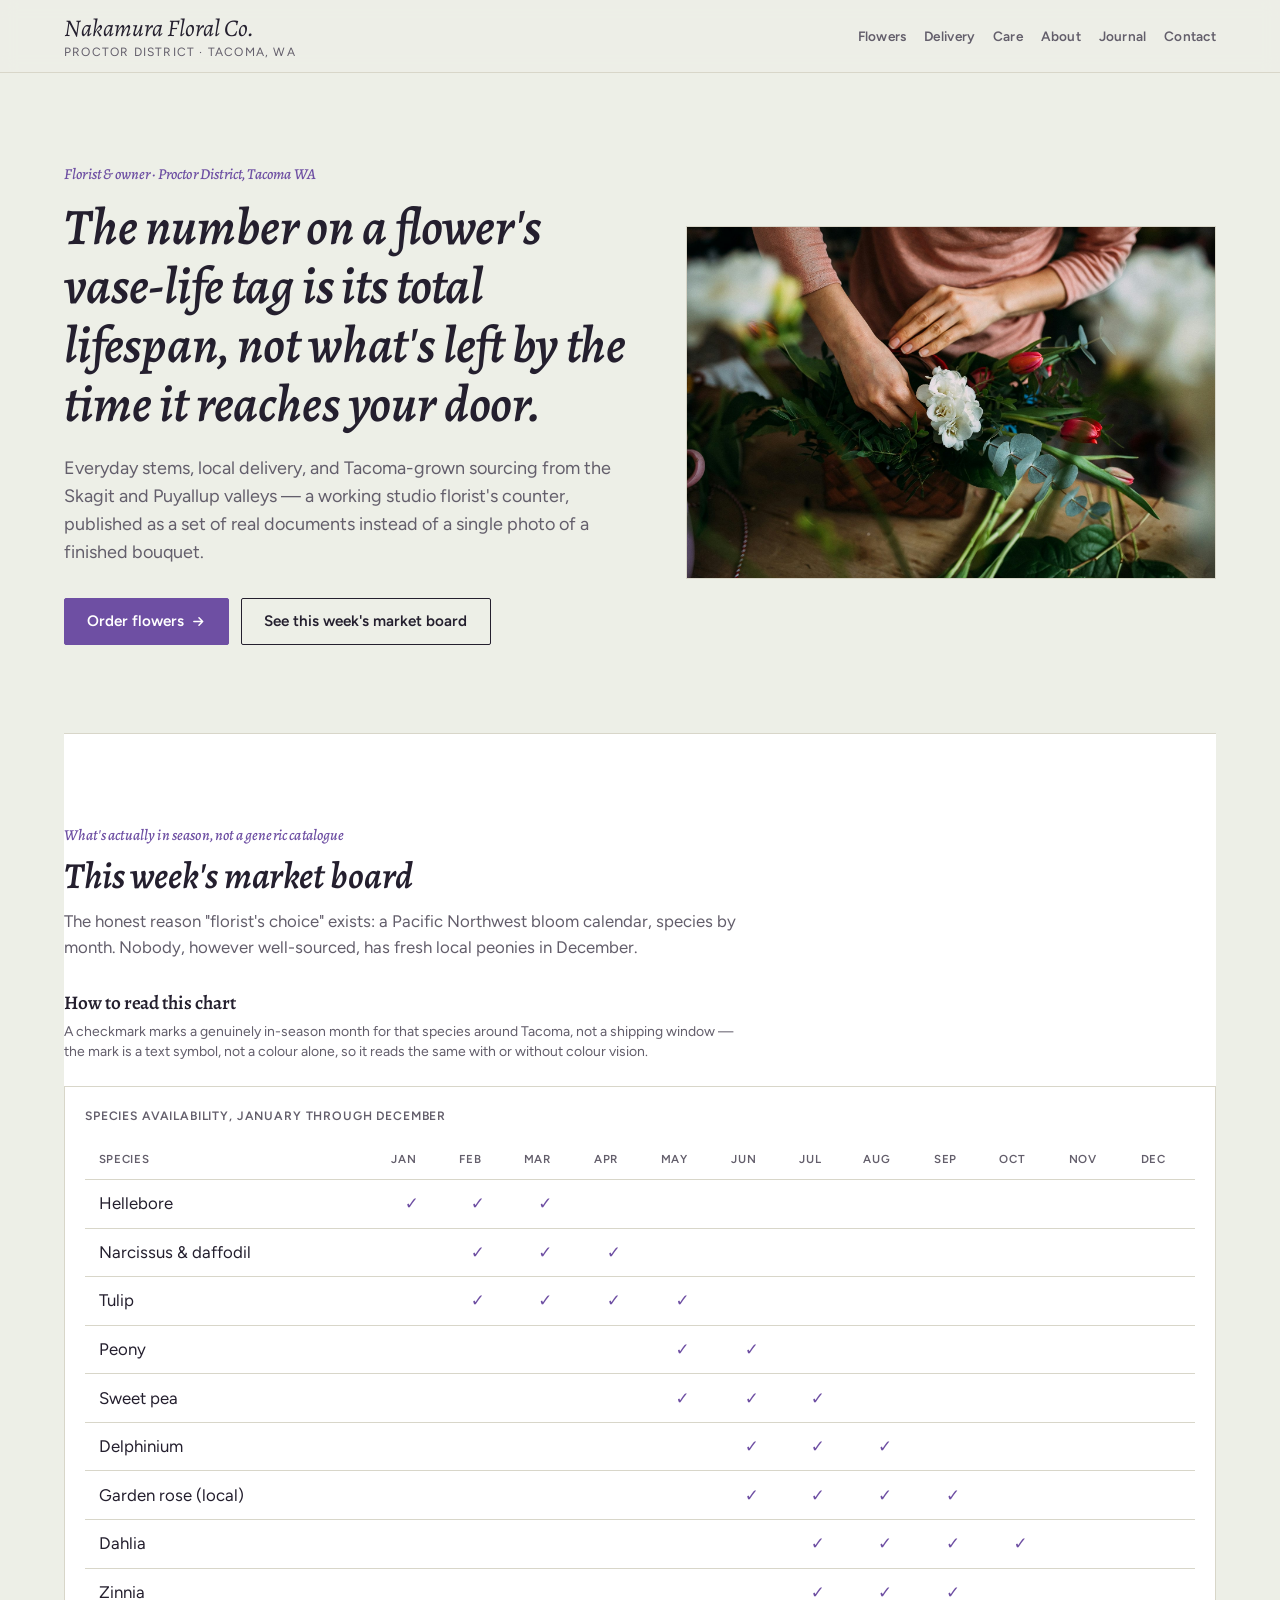
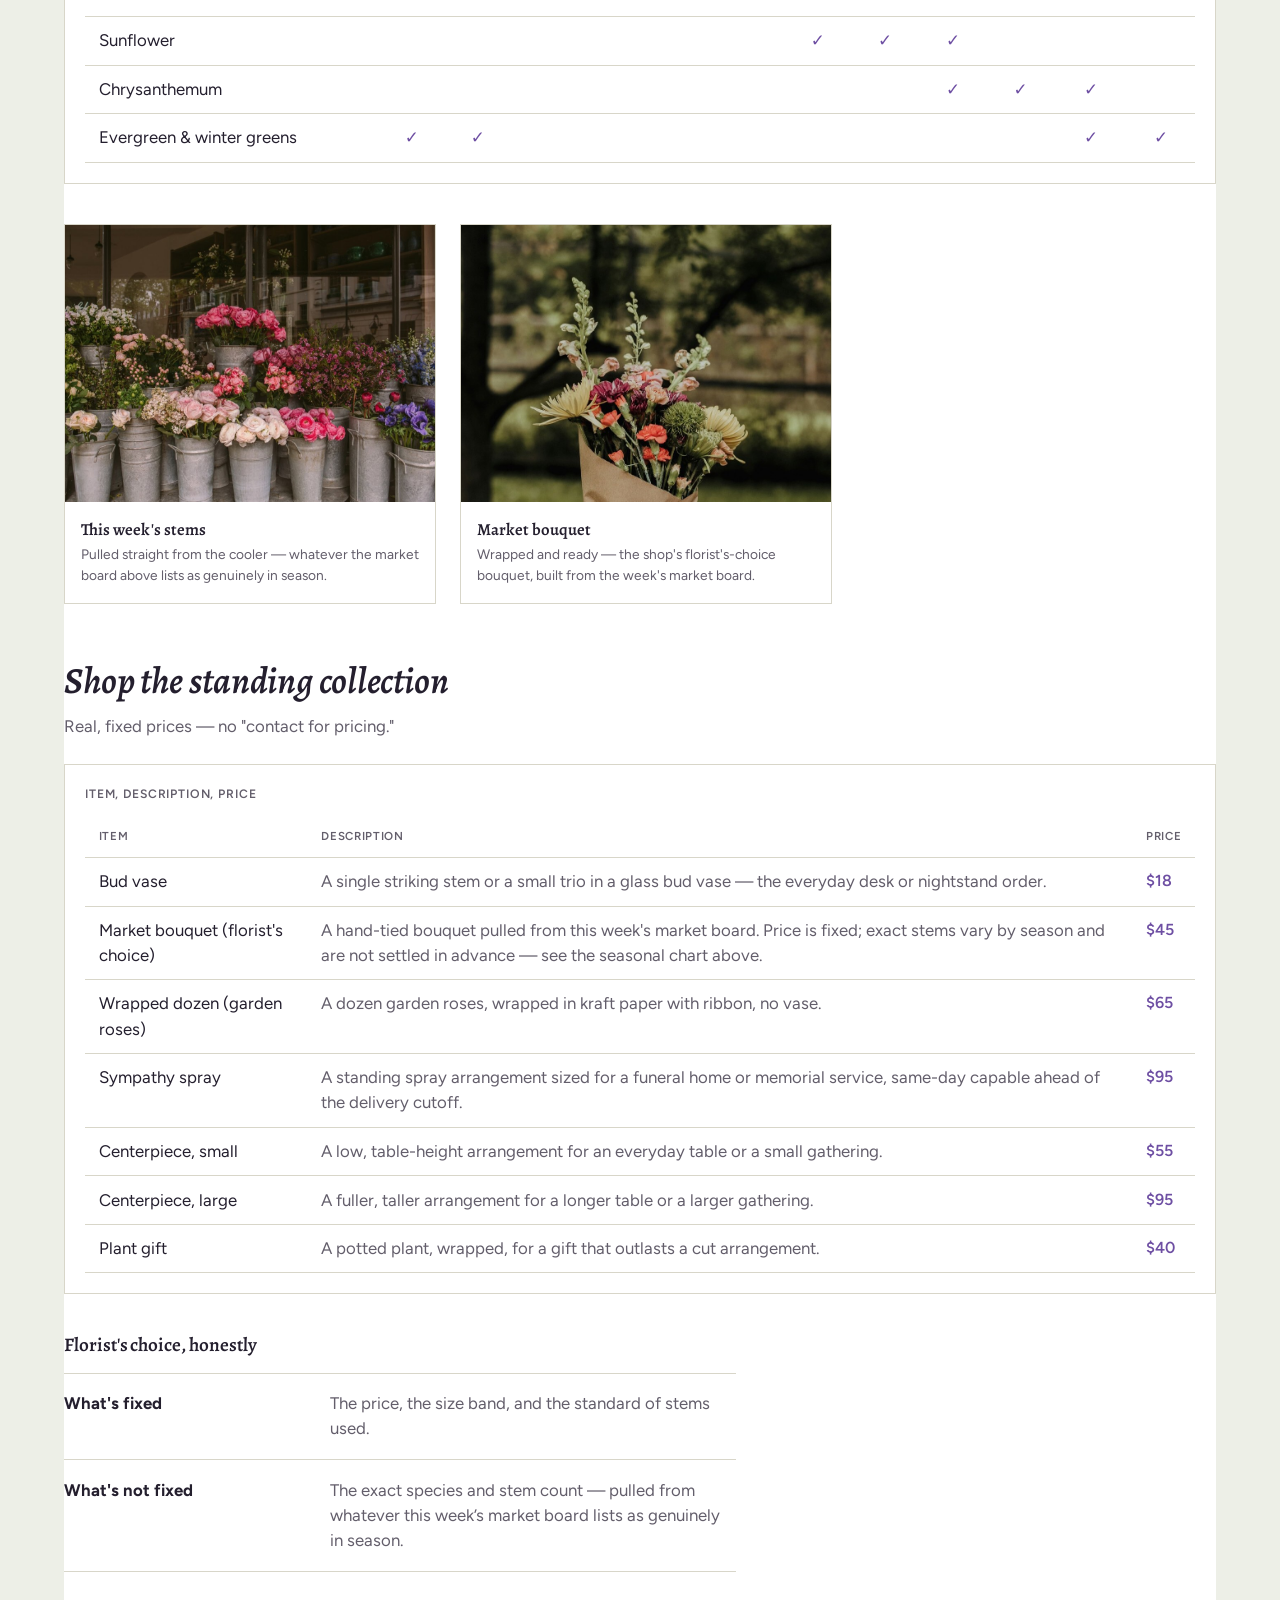
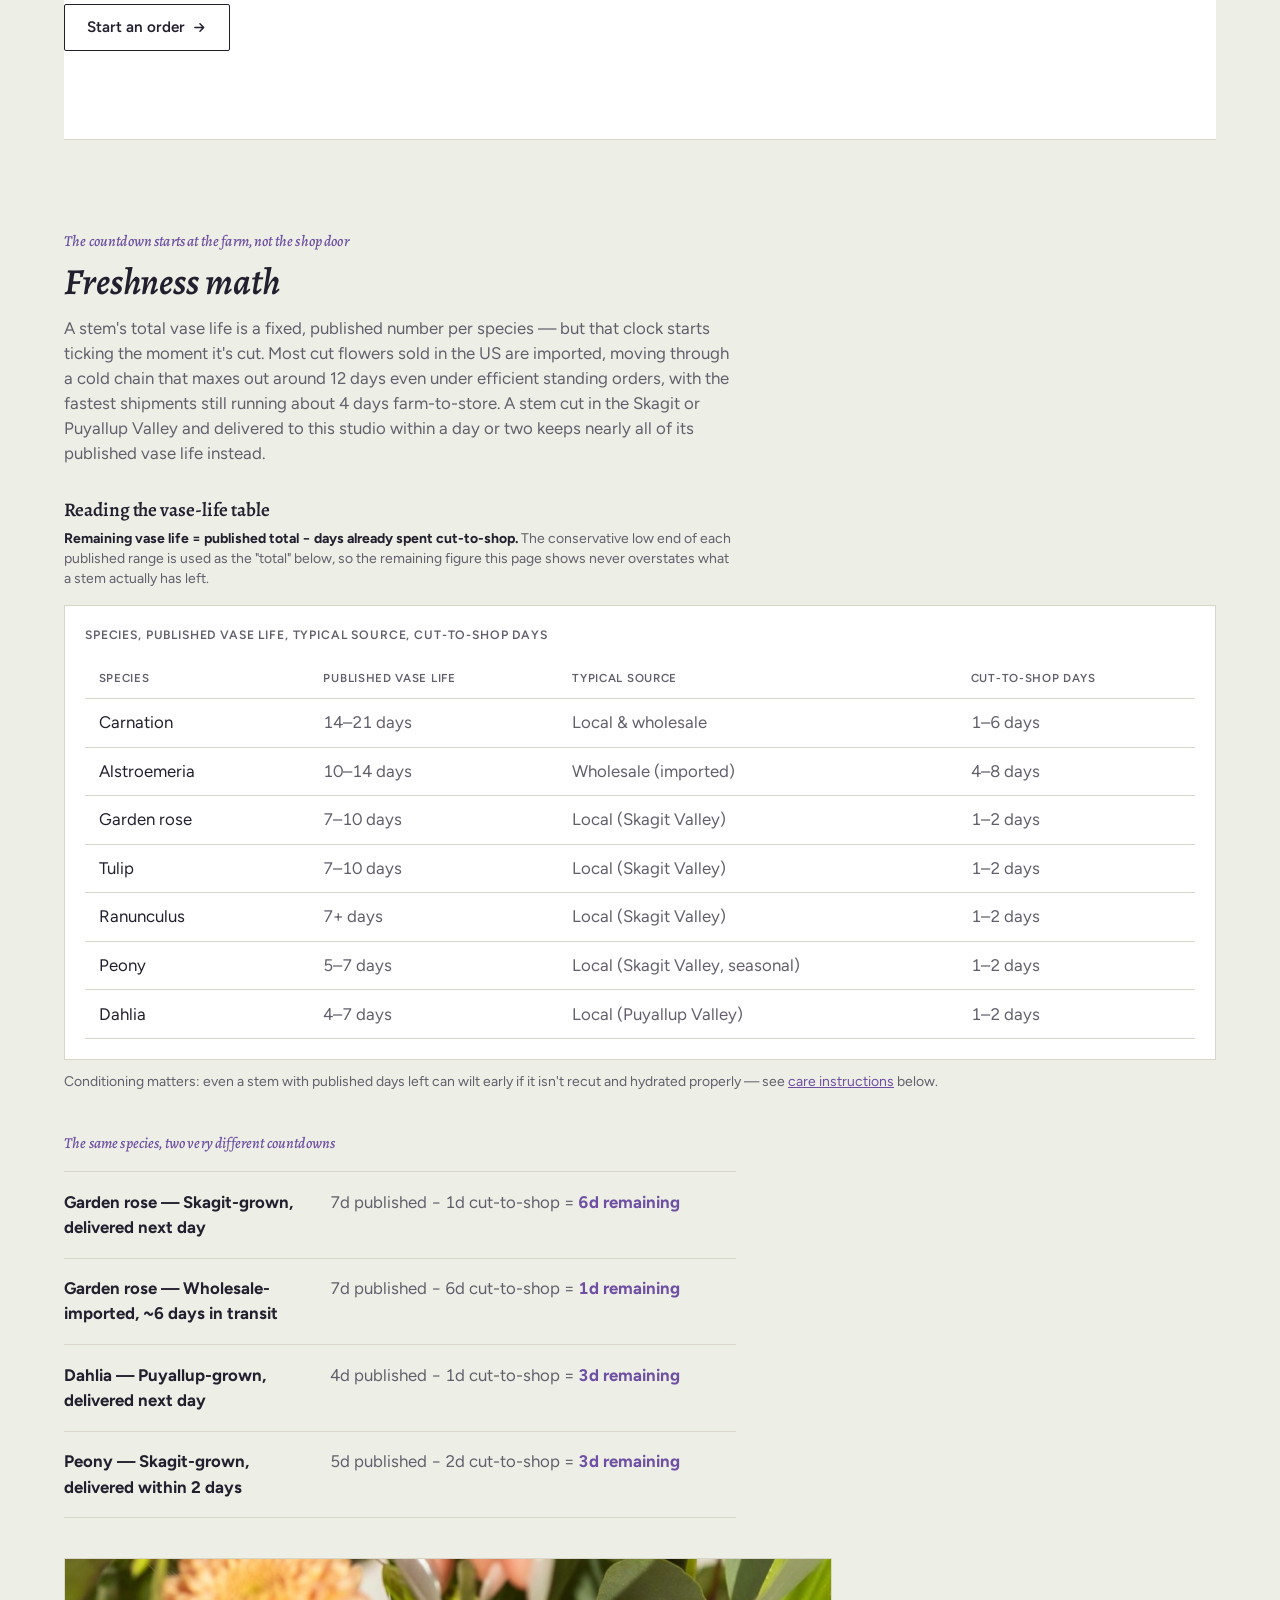
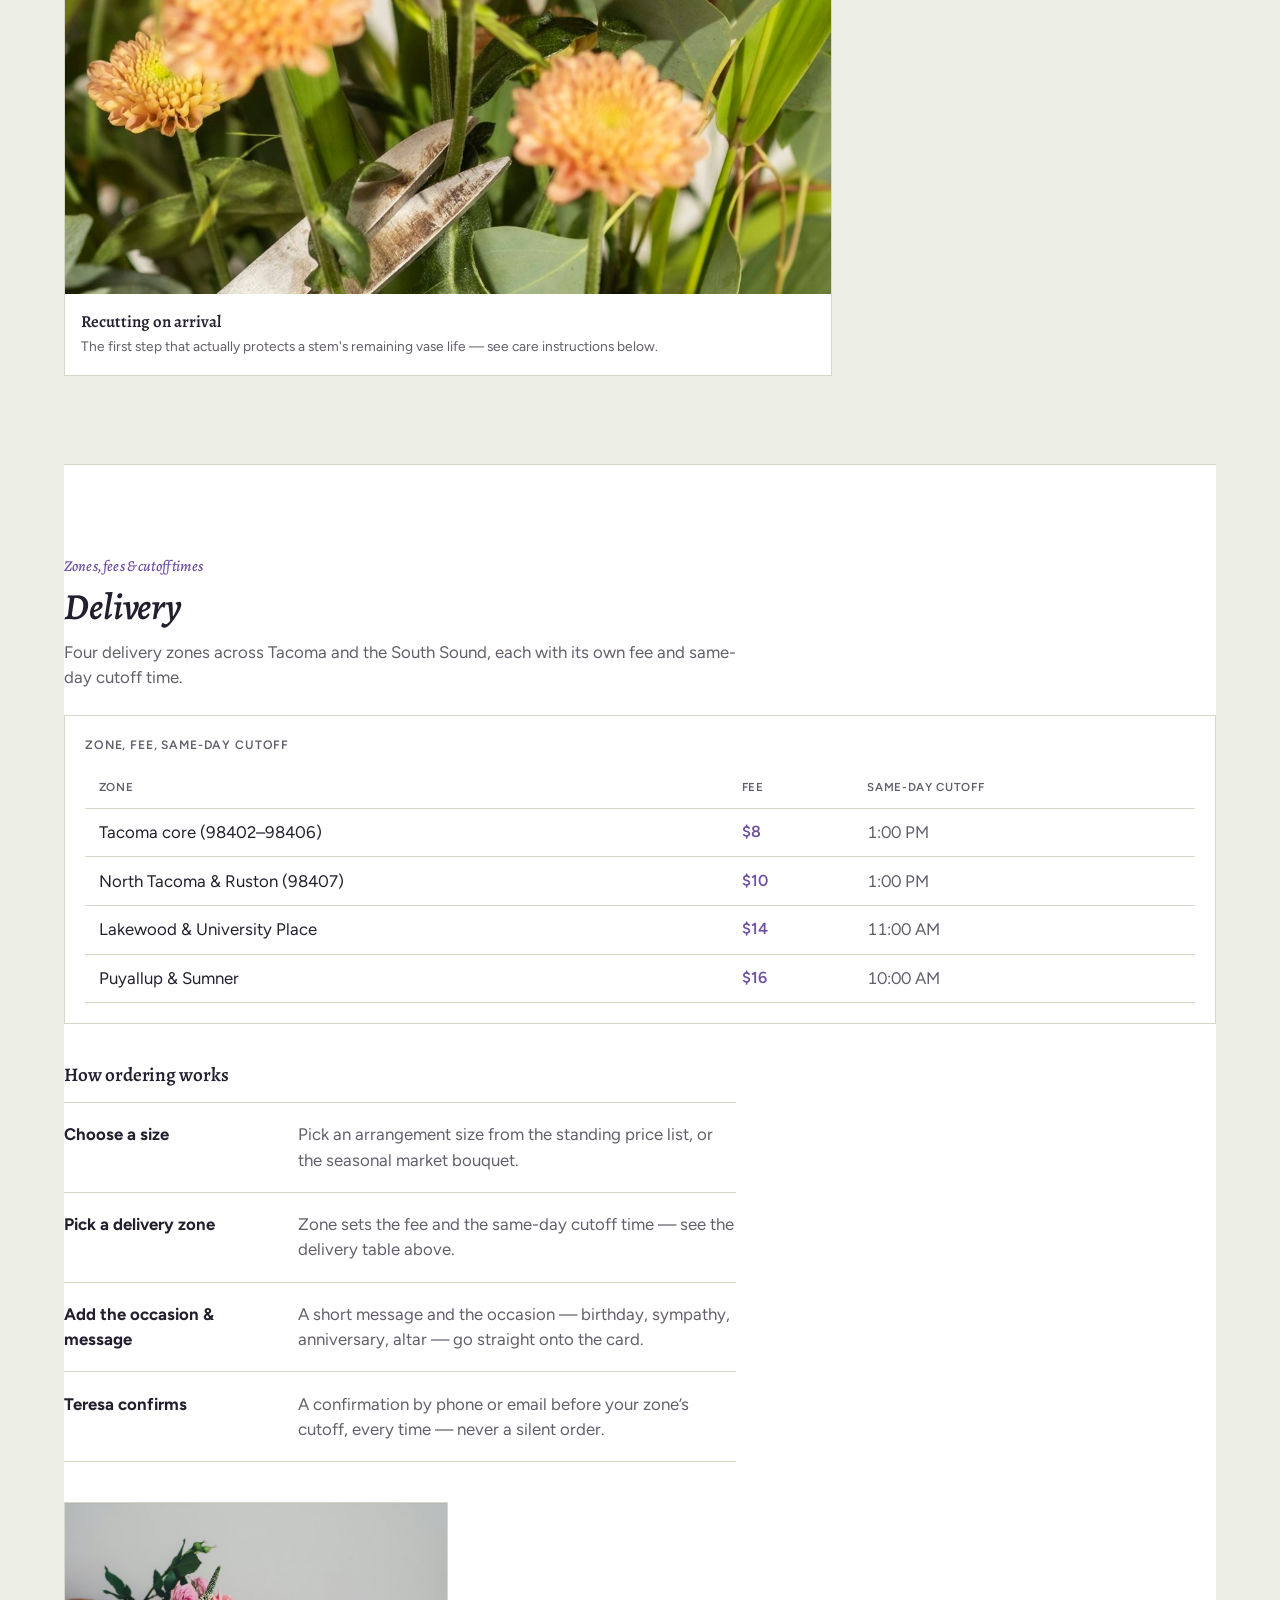
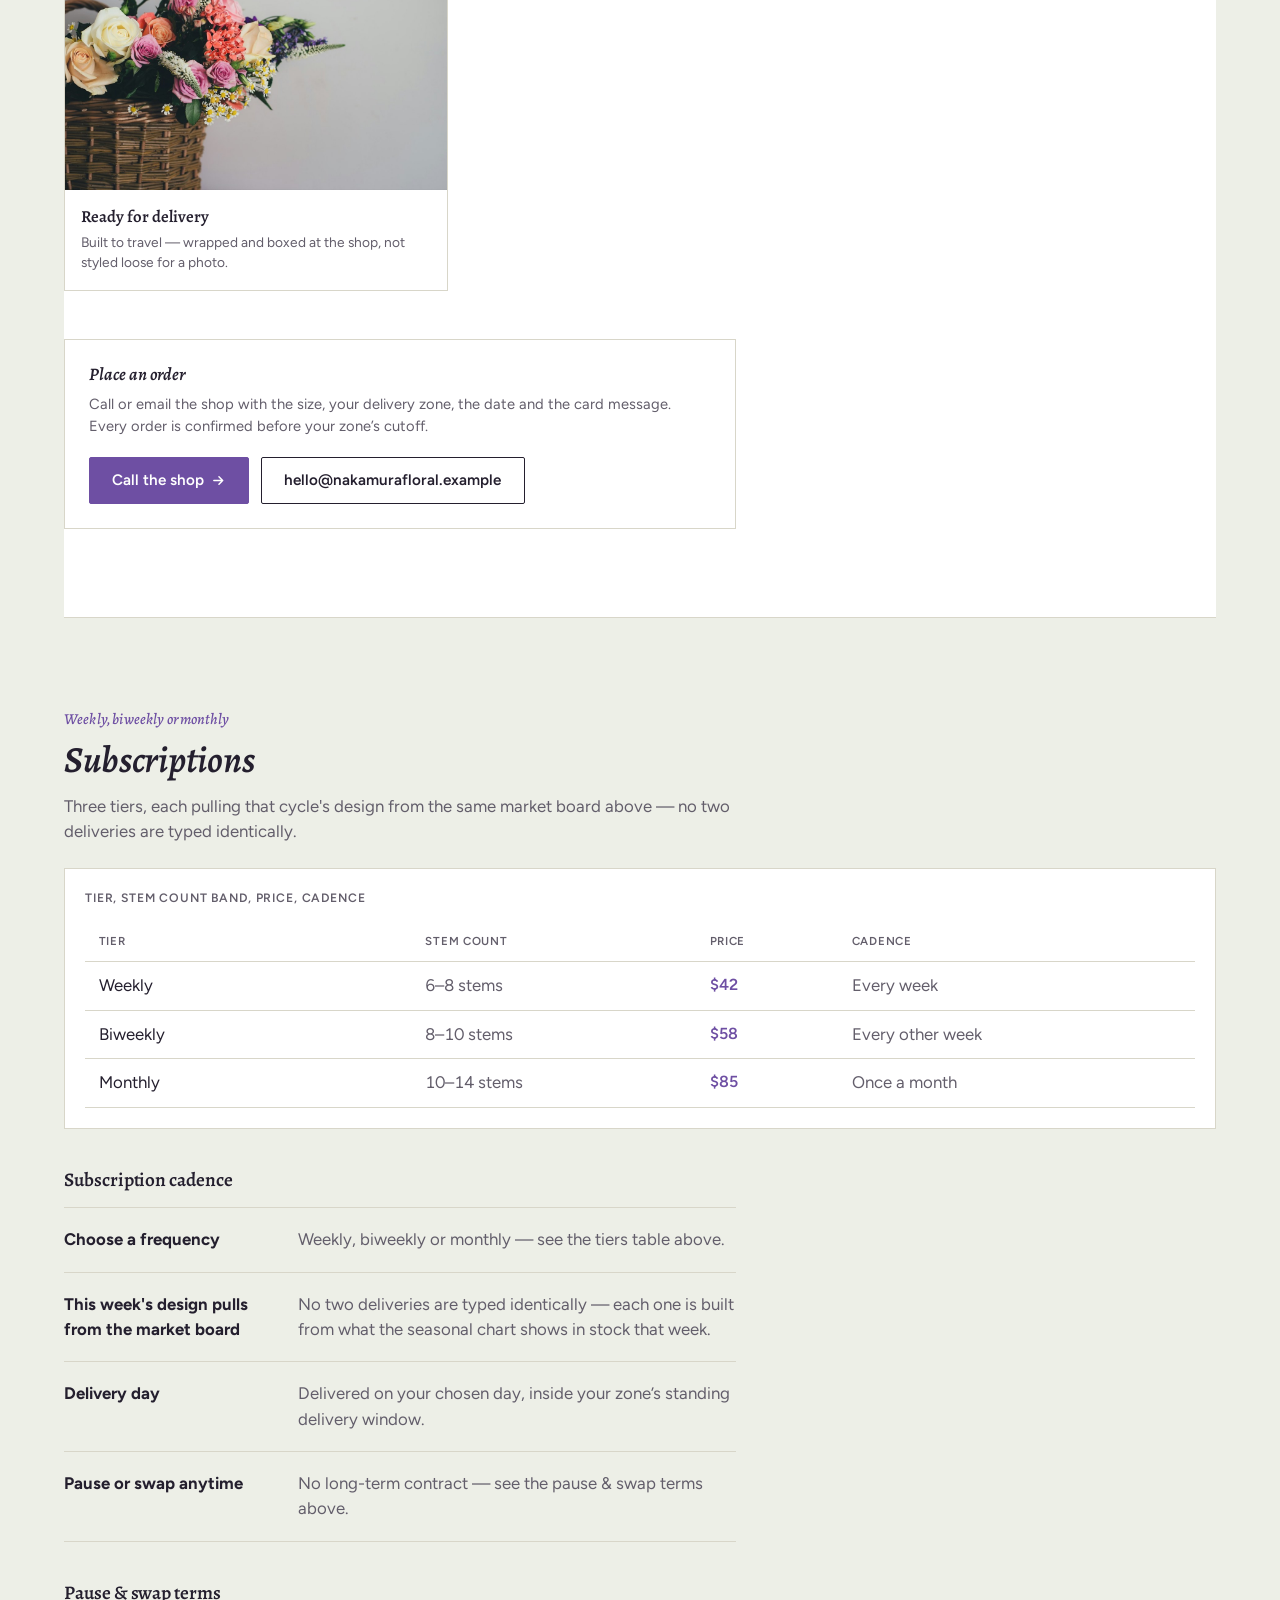
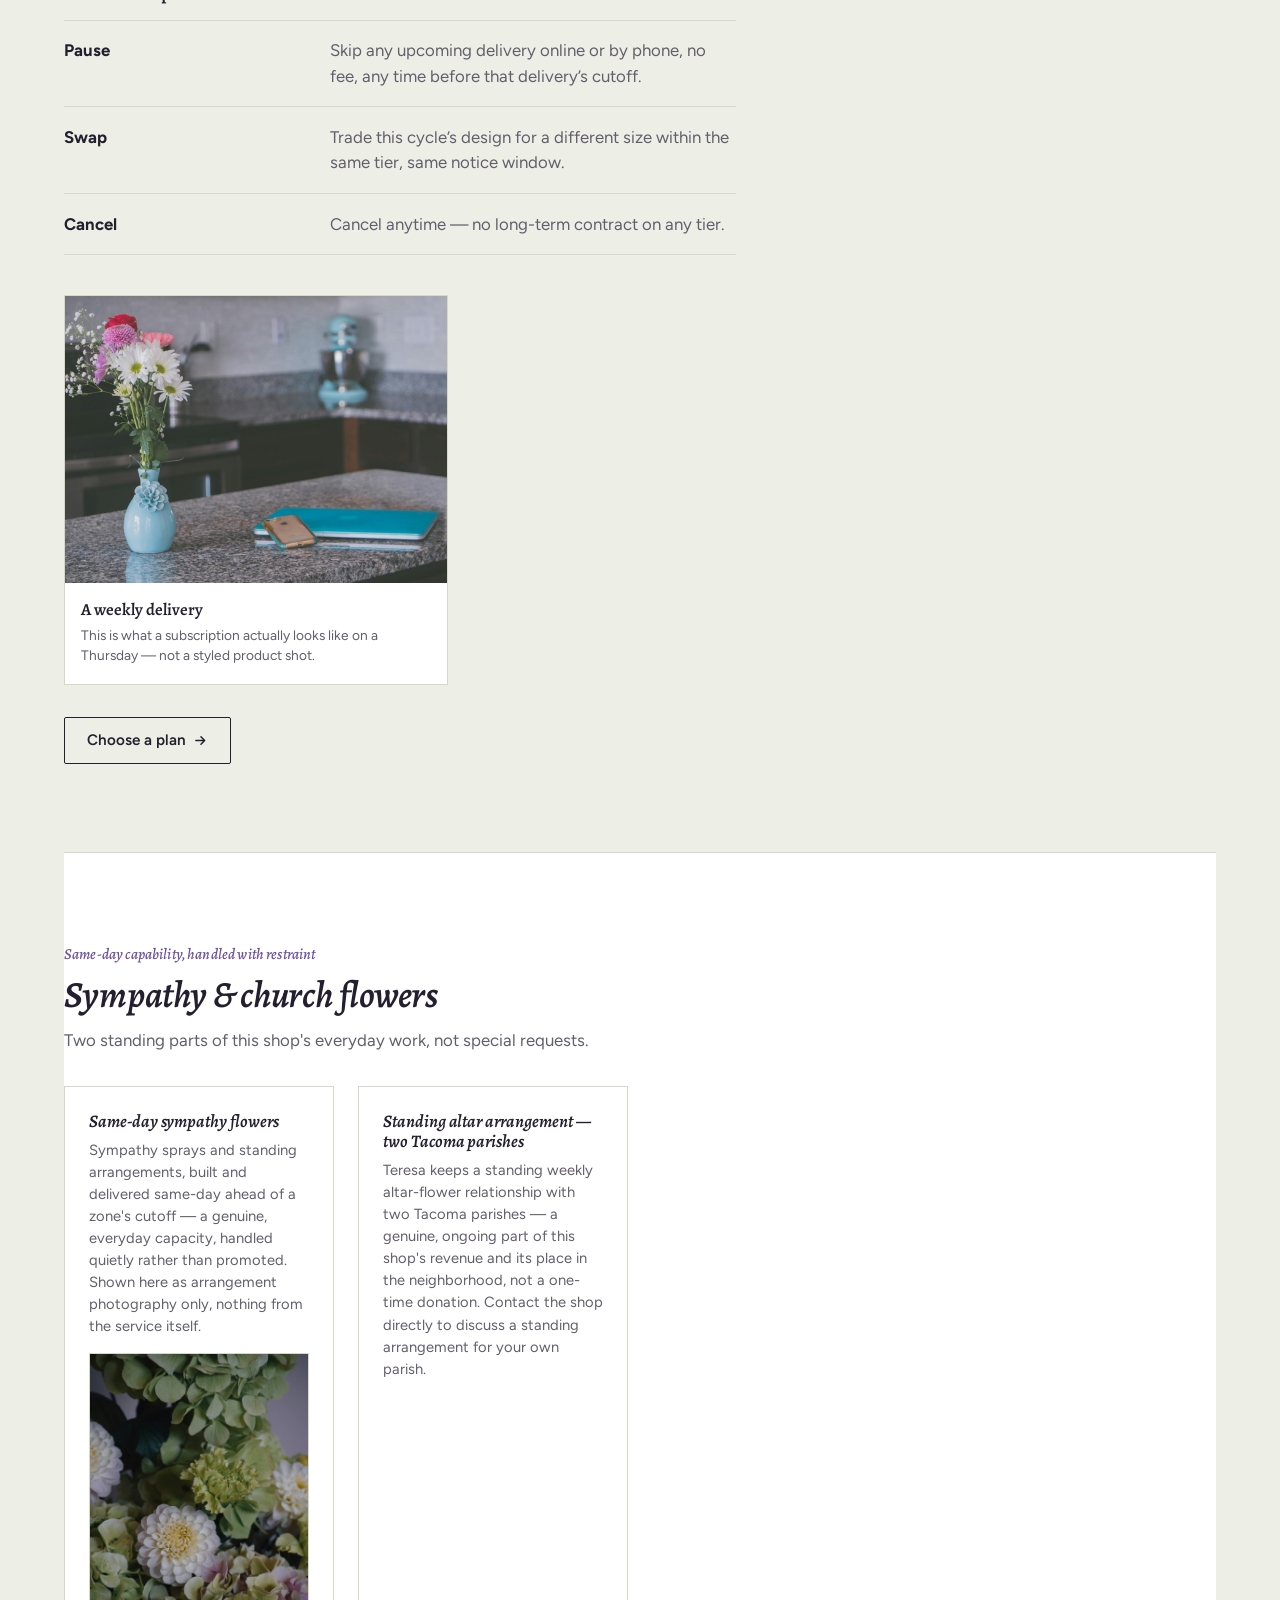
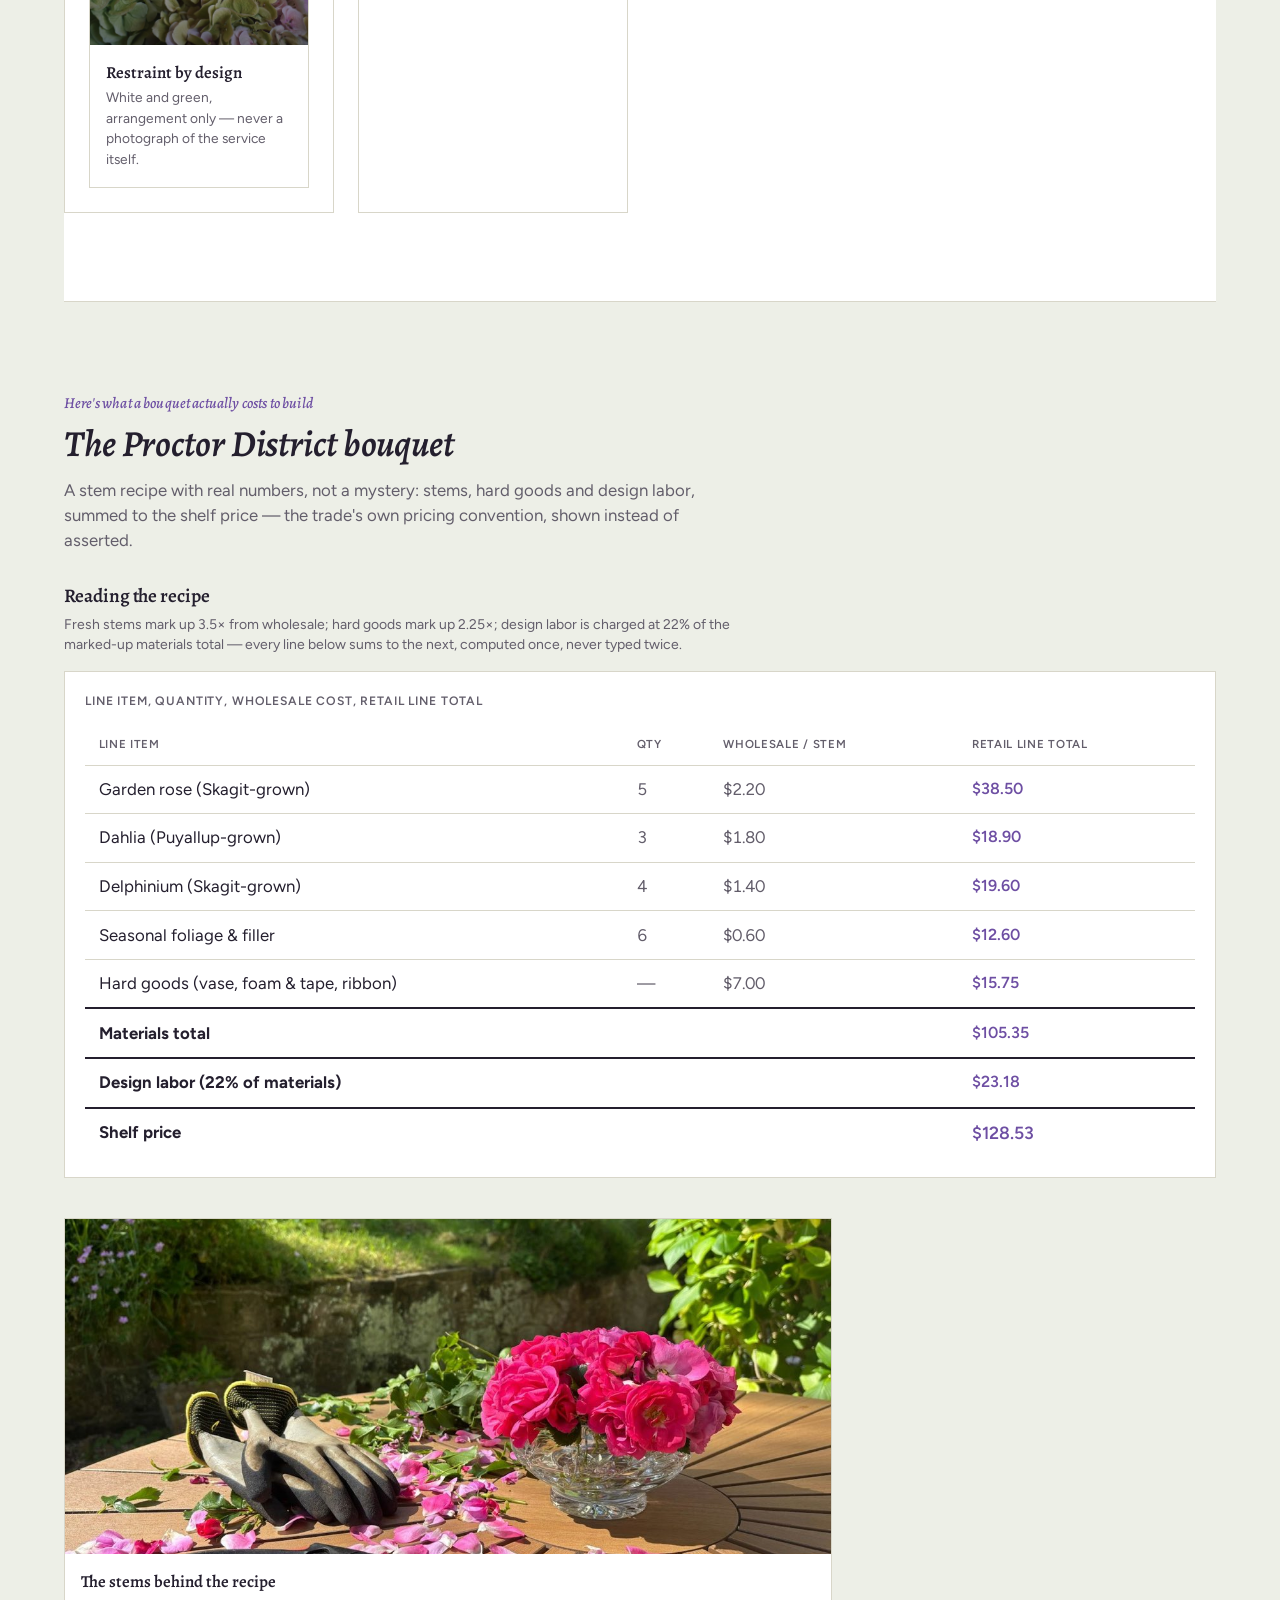
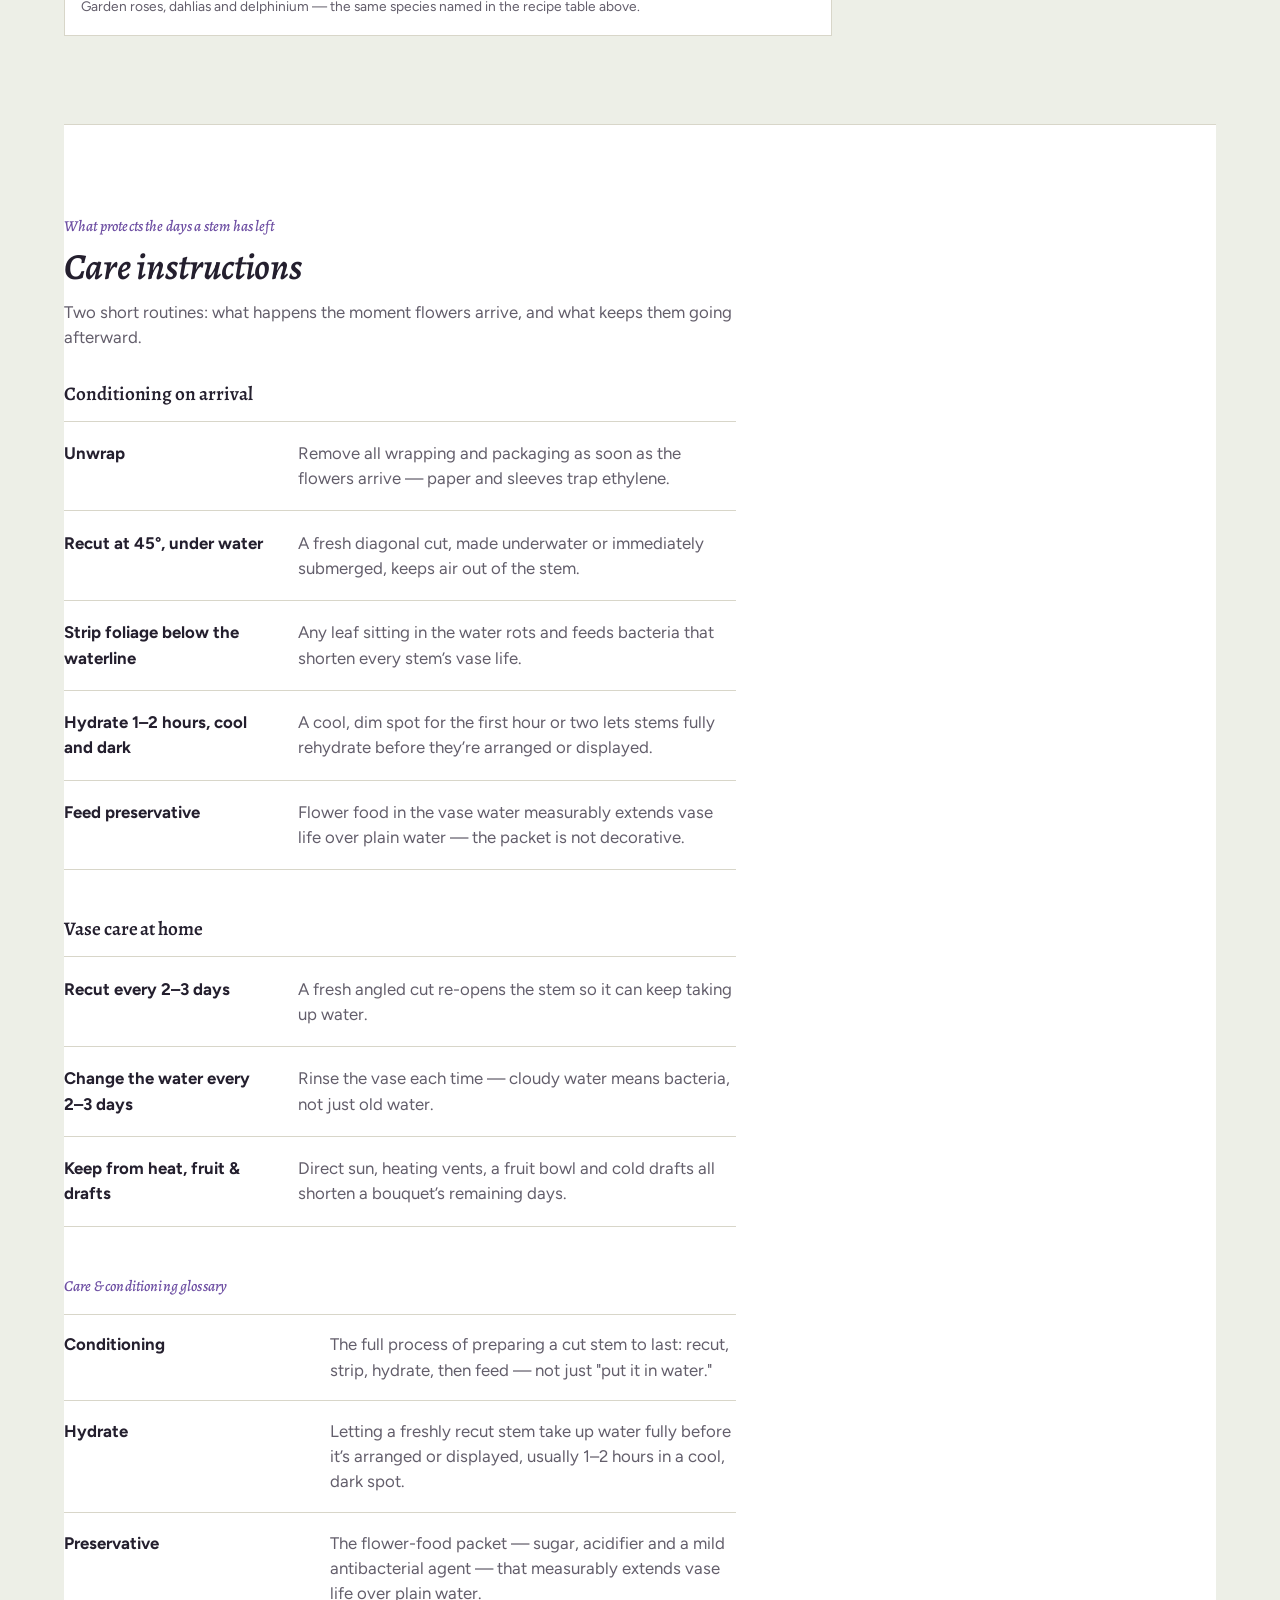
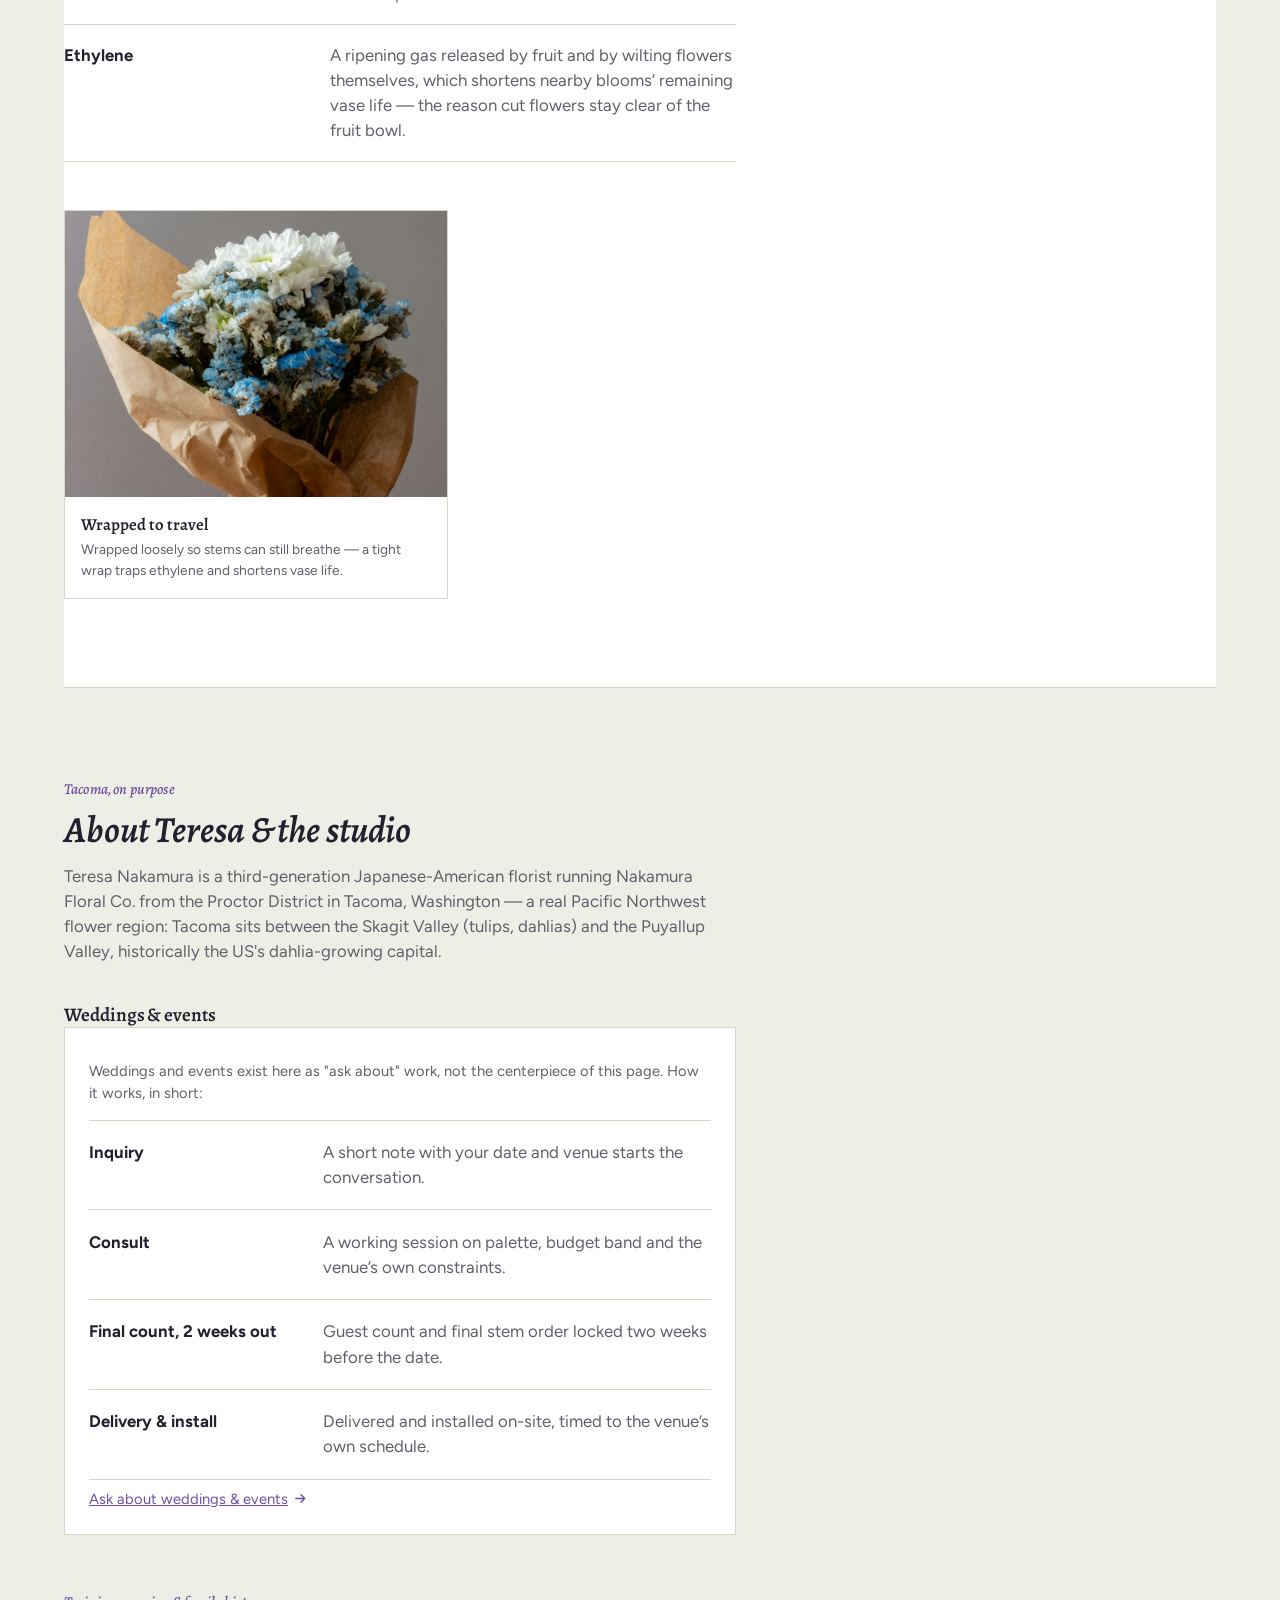
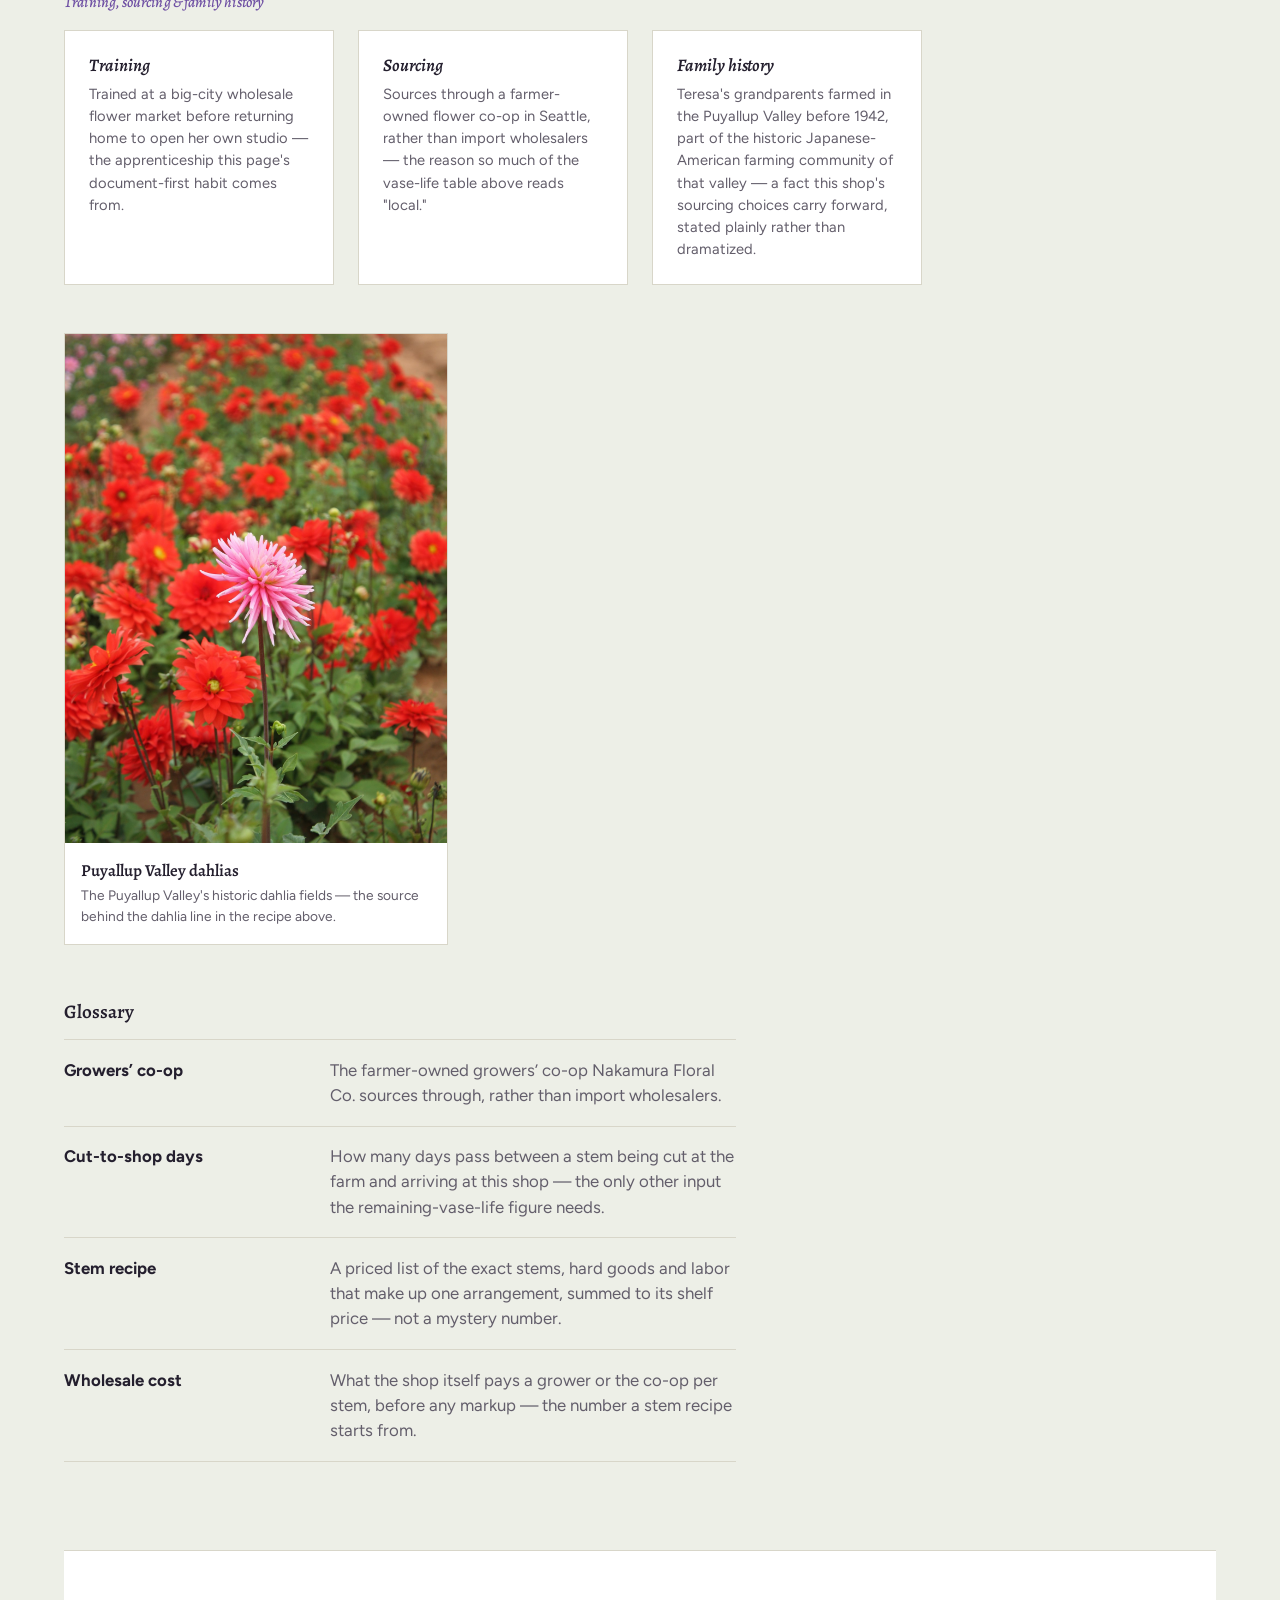
<file: index.html>
<!DOCTYPE html><html lang="en"> <head><meta charset="utf-8"><meta name="viewport" content="width=device-width, initial-scale=1, viewport-fit=cover"><meta name="theme-color" content="#241F2E"><title>Nakamura Floral Co. — everyday florist, Proctor District, Tacoma WA</title><meta name="description" content="A Tacoma florist publishing the vase-life math and the stem-recipe pricing most shops keep behind the counter — market bouquets, subscriptions, sympathy and same-day local delivery. Skagit &#38; Puyallup grown."><link rel="canonical" href="https://example.com/"><meta name="robots" content="index, follow"><meta name="author" content="Teresa Nakamura"><!-- Open Graph --><meta property="og:title" content="Nakamura Floral Co. — everyday florist, Proctor District, Tacoma WA"><meta property="og:description" content="A Tacoma florist publishing the vase-life math and the stem-recipe pricing most shops keep behind the counter — market bouquets, subscriptions, sympathy and same-day local delivery. Skagit &#38; Puyallup grown."><meta property="og:url" content="https://example.com/"><meta property="og:type" content="website"><meta property="og:site_name" content="Nakamura Floral Co."><meta property="og:locale" content="en_US"><meta property="og:image" content="https://example.com/og-image.png"><meta property="og:image:type" content="image/png"><meta property="og:image:width" content="1200"><meta property="og:image:height" content="630"><meta property="og:image:alt" content="Nakamura Floral Co. — the vase-life math and stem-recipe pricing behind a real bouquet."><!-- Twitter / X --><meta name="twitter:card" content="summary_large_image"><meta name="twitter:title" content="Nakamura Floral Co. — everyday florist, Proctor District, Tacoma WA"><meta name="twitter:description" content="A Tacoma florist publishing the vase-life math and the stem-recipe pricing most shops keep behind the counter — market bouquets, subscriptions, sympathy and same-day local delivery. Skagit &#38; Puyallup grown."><meta name="twitter:image" content="https://example.com/og-image.png"><meta name="twitter:image:alt" content="Nakamura Floral Co. — the vase-life math and stem-recipe pricing behind a real bouquet."><link rel="icon" href="./favicon.svg" type="image/svg+xml"><link rel="alternate icon" href="./favicon.ico"><link rel="apple-touch-icon" href="./favicon.svg"><script type="application/ld+json">{"@context":"https://schema.org","@type":"WebSite","url":"https://example.com/","name":"Nakamura Floral Co.","description":"A Tacoma florist publishing the vase-life math and the stem-recipe pricing most shops keep behind the counter — market bouquets, subscriptions, sympathy and same-day local delivery. Skagit & Puyallup grown."}</script><script type="application/ld+json">{"@context":"https://schema.org","@type":"Florist","name":"Nakamura Floral Co.","image":"https://example.com/images/hero-florist-arranging-flowers.jpg","url":"https://example.com/","telephone":"(253) 555-0148","email":"hello@nakamurafloral.example","address":{"@type":"PostalAddress","streetAddress":"2451 N Proctor St","addressLocality":"Tacoma","addressRegion":"WA","postalCode":"98407","addressCountry":"US"},"geo":{"@type":"GeoCoordinates","latitude":47.2879,"longitude":-122.489},"openingHoursSpecification":[{"@type":"OpeningHoursSpecification","dayOfWeek":["Tuesday","Wednesday","Thursday","Friday"],"opens":"09:00","closes":"18:00"},{"@type":"OpeningHoursSpecification","dayOfWeek":["Saturday"],"opens":"09:00","closes":"16:00"}]}</script><!-- The home page adds Florist + Product/Offer + Service schema here. --><script type="application/ld+json">{"@context":"https://schema.org","@type":"Product","name":"Bud vase","description":"A single striking stem or a small trio in a glass bud vase — the everyday desk or nightstand order.","offers":{"@type":"Offer","price":"18.00","priceCurrency":"USD","availability":"https://schema.org/InStock","seller":{"@type":"Florist","name":"Nakamura Floral Co."}}}</script><script type="application/ld+json">{"@context":"https://schema.org","@type":"Product","name":"Market bouquet (florist's choice)","description":"A hand-tied bouquet pulled from this week's market board. Price is fixed; exact stems vary by season and are not settled in advance — see the seasonal chart above.","offers":{"@type":"Offer","price":"45.00","priceCurrency":"USD","availability":"https://schema.org/InStock","seller":{"@type":"Florist","name":"Nakamura Floral Co."}}}</script><script type="application/ld+json">{"@context":"https://schema.org","@type":"Product","name":"Wrapped dozen (garden roses)","description":"A dozen garden roses, wrapped in kraft paper with ribbon, no vase.","offers":{"@type":"Offer","price":"65.00","priceCurrency":"USD","availability":"https://schema.org/InStock","seller":{"@type":"Florist","name":"Nakamura Floral Co."}}}</script><script type="application/ld+json">{"@context":"https://schema.org","@type":"Product","name":"Sympathy spray","description":"A standing spray arrangement sized for a funeral home or memorial service, same-day capable ahead of the delivery cutoff.","offers":{"@type":"Offer","price":"95.00","priceCurrency":"USD","availability":"https://schema.org/InStock","seller":{"@type":"Florist","name":"Nakamura Floral Co."}}}</script><script type="application/ld+json">{"@context":"https://schema.org","@type":"Product","name":"Centerpiece, small","description":"A low, table-height arrangement for an everyday table or a small gathering.","offers":{"@type":"Offer","price":"55.00","priceCurrency":"USD","availability":"https://schema.org/InStock","seller":{"@type":"Florist","name":"Nakamura Floral Co."}}}</script><script type="application/ld+json">{"@context":"https://schema.org","@type":"Product","name":"Centerpiece, large","description":"A fuller, taller arrangement for a longer table or a larger gathering.","offers":{"@type":"Offer","price":"95.00","priceCurrency":"USD","availability":"https://schema.org/InStock","seller":{"@type":"Florist","name":"Nakamura Floral Co."}}}</script><script type="application/ld+json">{"@context":"https://schema.org","@type":"Product","name":"Plant gift","description":"A potted plant, wrapped, for a gift that outlasts a cut arrangement.","offers":{"@type":"Offer","price":"40.00","priceCurrency":"USD","availability":"https://schema.org/InStock","seller":{"@type":"Florist","name":"Nakamura Floral Co."}}}</script><script type="application/ld+json">{"@context":"https://schema.org","@type":"Service","serviceType":"Wedding & event floral design","provider":{"@type":"Florist","name":"Nakamura Floral Co."},"areaServed":"Tacoma, Washington and the South Puget Sound","description":"Wedding and event floral design — inquiry, consult, final count and delivery/install. Price follows guest count, venue and season, set only after a consult; no fixed price is quoted here."}</script> <link rel="stylesheet" href="./assets/index.B2CGCdeV.css"></head> <body class="min-h-screen flex flex-col antialiased"> <a href="#main-content" class="skip-link">Skip to content</a> <header class="site-header"> <div class="container-x py-3 flex items-center justify-between gap-4"> <a href="./index.html" class="brand flex flex-col leading-tight"> <span class="text-xl sm:text-2xl" style="font-family: var(--font-display); font-style: italic; color: var(--color-text);">Nakamura Floral Co.</span> <span class="text-xs tracking-widest uppercase" style="font-family: var(--font-body); color: var(--color-text-muted);">Proctor District &middot; Tacoma, WA</span> </a> <nav class="primary-nav" aria-label="Primary"> <a href="./index.html#market">Flowers</a><a href="./index.html#delivery">Delivery</a><a href="./index.html#freshness">Care</a><a href="./index.html#about">About</a><a href="./journal/index.html">Journal</a><a href="./contact/index.html">Contact</a> </nav> <details class="mobile-menu"> <summary aria-label="Menu">Menu</summary> <nav aria-label="Mobile"> <a href="./index.html#market">Flowers</a><a href="./index.html#delivery">Delivery</a><a href="./index.html#freshness">Care</a><a href="./index.html#about">About</a><a href="./journal/index.html">Journal</a><a href="./contact/index.html">Contact</a> </nav> </details> </div> </header> <main id="main-content" class="flex-1" tabindex="-1">   <div class="container-x"> <!-- ── Hero ─────────────────────────────────────────────────────────── --> <section id="hero" class="section-gap hero-grid"> <div> <p class="eyebrow">Florist &amp; owner &middot; Proctor District, Tacoma WA</p> <h1 class="mt-3" style="font-size: clamp(2rem, 4.2vw, 3.2rem); font-style: italic;">The number on a flower&#39;s vase-life tag is its total lifespan, not what&#39;s left by the time it reaches your door.</h1> <p class="mt-5 max-w-2xl text-lg" style="color: var(--color-text-muted);">
Everyday stems, local delivery, and Tacoma-grown sourcing from the Skagit and Puyallup valleys — a
          working studio florist's counter, published as a set of real documents instead of a single photo of a
          finished bouquet.
</p> <div class="mt-8 flex flex-wrap gap-3"> <a href="#order-request" class="btn btn-primary">Order flowers <svg width="13" height="13" viewBox="0 0 14 14" fill="none" aria-hidden="true" class="inline-block"> <path d="M2 7h9.5M7.5 3l4 4-4 4" stroke="currentColor" stroke-width="1.6" stroke-linecap="round" stroke-linejoin="round"></path> </svg></a> <a href="#market" class="btn btn-secondary">See this week's market board</a> </div> </div> <img src="./images/hero-florist-arranging-flowers.jpg" alt="A florist's hands arranging a loose bouquet of white blooms, red tulips and eucalyptus stems at a workbench" width="1600" height="1067" loading="eager" fetchpriority="high" decoding="async" class="hero-image"> </section> <!-- ── This week's market board + Shop the standing collection ───────── --> <section id="market" class="section-gap" style="background: var(--color-surface); border-top: 1px solid var(--color-border); border-bottom: 1px solid var(--color-border);"> <p class="eyebrow">What's actually in season, not a generic catalogue</p> <h2 class="mt-2" style="font-size: clamp(1.6rem, 3vw, 2.3rem); font-style: italic;">This week's market board</h2> <p class="mt-3 max-w-2xl" style="color: var(--color-text-muted);">
The honest reason "florist's choice" exists: a Pacific Northwest bloom calendar, species by month. Nobody,
        however well-sourced, has fresh local peonies in December.
</p> <h3 class="mt-8" style="font-size: 1.2rem;">How to read this chart</h3> <p class="mt-2 max-w-2xl text-sm" style="color: var(--color-text-muted);">
A checkmark marks a genuinely in-season month for that species around Tacoma, not a shipping window — the
        mark is a text symbol, not a colour alone, so it reads the same with or without colour vision.
</p> <div class="mt-6 table-scroll" tabindex="0" role="region" aria-label="Seasonal availability by month, scrollable"> <table class="spec"> <caption>Species availability, January through December</caption> <thead> <tr> <th scope="col">Species</th> <th scope="col">Jan</th><th scope="col">Feb</th><th scope="col">Mar</th><th scope="col">Apr</th><th scope="col">May</th><th scope="col">Jun</th><th scope="col">Jul</th><th scope="col">Aug</th><th scope="col">Sep</th><th scope="col">Oct</th><th scope="col">Nov</th><th scope="col">Dec</th> </tr> </thead> <tbody> <tr> <th scope="row">Hellebore</th> <td class="avail"><span aria-label="In season">&#10003;</span></td><td class="avail"><span aria-label="In season">&#10003;</span></td><td class="avail"><span aria-label="In season">&#10003;</span></td><td class="avail"></td><td class="avail"></td><td class="avail"></td><td class="avail"></td><td class="avail"></td><td class="avail"></td><td class="avail"></td><td class="avail"></td><td class="avail"></td> </tr><tr> <th scope="row">Narcissus &amp; daffodil</th> <td class="avail"></td><td class="avail"><span aria-label="In season">&#10003;</span></td><td class="avail"><span aria-label="In season">&#10003;</span></td><td class="avail"><span aria-label="In season">&#10003;</span></td><td class="avail"></td><td class="avail"></td><td class="avail"></td><td class="avail"></td><td class="avail"></td><td class="avail"></td><td class="avail"></td><td class="avail"></td> </tr><tr> <th scope="row">Tulip</th> <td class="avail"></td><td class="avail"><span aria-label="In season">&#10003;</span></td><td class="avail"><span aria-label="In season">&#10003;</span></td><td class="avail"><span aria-label="In season">&#10003;</span></td><td class="avail"><span aria-label="In season">&#10003;</span></td><td class="avail"></td><td class="avail"></td><td class="avail"></td><td class="avail"></td><td class="avail"></td><td class="avail"></td><td class="avail"></td> </tr><tr> <th scope="row">Peony</th> <td class="avail"></td><td class="avail"></td><td class="avail"></td><td class="avail"></td><td class="avail"><span aria-label="In season">&#10003;</span></td><td class="avail"><span aria-label="In season">&#10003;</span></td><td class="avail"></td><td class="avail"></td><td class="avail"></td><td class="avail"></td><td class="avail"></td><td class="avail"></td> </tr><tr> <th scope="row">Sweet pea</th> <td class="avail"></td><td class="avail"></td><td class="avail"></td><td class="avail"></td><td class="avail"><span aria-label="In season">&#10003;</span></td><td class="avail"><span aria-label="In season">&#10003;</span></td><td class="avail"><span aria-label="In season">&#10003;</span></td><td class="avail"></td><td class="avail"></td><td class="avail"></td><td class="avail"></td><td class="avail"></td> </tr><tr> <th scope="row">Delphinium</th> <td class="avail"></td><td class="avail"></td><td class="avail"></td><td class="avail"></td><td class="avail"></td><td class="avail"><span aria-label="In season">&#10003;</span></td><td class="avail"><span aria-label="In season">&#10003;</span></td><td class="avail"><span aria-label="In season">&#10003;</span></td><td class="avail"></td><td class="avail"></td><td class="avail"></td><td class="avail"></td> </tr><tr> <th scope="row">Garden rose (local)</th> <td class="avail"></td><td class="avail"></td><td class="avail"></td><td class="avail"></td><td class="avail"></td><td class="avail"><span aria-label="In season">&#10003;</span></td><td class="avail"><span aria-label="In season">&#10003;</span></td><td class="avail"><span aria-label="In season">&#10003;</span></td><td class="avail"><span aria-label="In season">&#10003;</span></td><td class="avail"></td><td class="avail"></td><td class="avail"></td> </tr><tr> <th scope="row">Dahlia</th> <td class="avail"></td><td class="avail"></td><td class="avail"></td><td class="avail"></td><td class="avail"></td><td class="avail"></td><td class="avail"><span aria-label="In season">&#10003;</span></td><td class="avail"><span aria-label="In season">&#10003;</span></td><td class="avail"><span aria-label="In season">&#10003;</span></td><td class="avail"><span aria-label="In season">&#10003;</span></td><td class="avail"></td><td class="avail"></td> </tr><tr> <th scope="row">Zinnia</th> <td class="avail"></td><td class="avail"></td><td class="avail"></td><td class="avail"></td><td class="avail"></td><td class="avail"></td><td class="avail"><span aria-label="In season">&#10003;</span></td><td class="avail"><span aria-label="In season">&#10003;</span></td><td class="avail"><span aria-label="In season">&#10003;</span></td><td class="avail"></td><td class="avail"></td><td class="avail"></td> </tr><tr> <th scope="row">Sunflower</th> <td class="avail"></td><td class="avail"></td><td class="avail"></td><td class="avail"></td><td class="avail"></td><td class="avail"></td><td class="avail"><span aria-label="In season">&#10003;</span></td><td class="avail"><span aria-label="In season">&#10003;</span></td><td class="avail"><span aria-label="In season">&#10003;</span></td><td class="avail"></td><td class="avail"></td><td class="avail"></td> </tr><tr> <th scope="row">Chrysanthemum</th> <td class="avail"></td><td class="avail"></td><td class="avail"></td><td class="avail"></td><td class="avail"></td><td class="avail"></td><td class="avail"></td><td class="avail"></td><td class="avail"><span aria-label="In season">&#10003;</span></td><td class="avail"><span aria-label="In season">&#10003;</span></td><td class="avail"><span aria-label="In season">&#10003;</span></td><td class="avail"></td> </tr><tr> <th scope="row">Evergreen &amp; winter greens</th> <td class="avail"><span aria-label="In season">&#10003;</span></td><td class="avail"><span aria-label="In season">&#10003;</span></td><td class="avail"></td><td class="avail"></td><td class="avail"></td><td class="avail"></td><td class="avail"></td><td class="avail"></td><td class="avail"></td><td class="avail"></td><td class="avail"><span aria-label="In season">&#10003;</span></td><td class="avail"><span aria-label="In season">&#10003;</span></td> </tr> </tbody> </table> </div> <div class="mt-10 figure-grid max-w-3xl"> <figure class="doc-figure"> <img src="./images/bucket-pink-stems.jpg" alt="Galvanized buckets of pink roses, ranunculus and other cut stems in a flower shop window" width="640" height="480" loading="lazy" fetchpriority="auto" decoding="async"> <figcaption> <strong>This week&#39;s stems</strong> Pulled straight from the cooler — whatever the market board above lists as genuinely in season. </figcaption> </figure> <figure class="doc-figure"> <img src="./images/market-bouquet-wrapped.jpg" alt="A hand-tied bouquet of snapdragons, chrysanthemums and carnations wrapped in kraft paper" width="640" height="480" loading="lazy" fetchpriority="auto" decoding="async"> <figcaption> <strong>Market bouquet</strong> Wrapped and ready — the shop&#39;s florist&#39;s-choice bouquet, built from the week&#39;s market board. </figcaption> </figure> </div> <h2 class="mt-14" style="font-size: clamp(1.6rem, 3vw, 2.3rem); font-style: italic;">Shop the standing collection</h2> <p class="mt-3 max-w-2xl" style="color: var(--color-text-muted);">
Real, fixed prices — no "contact for pricing."
</p> <div class="mt-6 table-scroll" tabindex="0" role="region" aria-label="Standing price list, scrollable"> <table class="spec"> <caption>Item, description, price</caption> <thead> <tr> <th scope="col">Item</th> <th scope="col">Description</th> <th scope="col">Price</th> </tr> </thead> <tbody> <tr> <th scope="row">Bud vase</th> <td class="muted">A single striking stem or a small trio in a glass bud vase — the everyday desk or nightstand order.</td> <td class="v">$18</td> </tr><tr> <th scope="row">Market bouquet (florist&#39;s choice)</th> <td class="muted">A hand-tied bouquet pulled from this week&#39;s market board. Price is fixed; exact stems vary by season and are not settled in advance — see the seasonal chart above.</td> <td class="v">$45</td> </tr><tr> <th scope="row">Wrapped dozen (garden roses)</th> <td class="muted">A dozen garden roses, wrapped in kraft paper with ribbon, no vase.</td> <td class="v">$65</td> </tr><tr> <th scope="row">Sympathy spray</th> <td class="muted">A standing spray arrangement sized for a funeral home or memorial service, same-day capable ahead of the delivery cutoff.</td> <td class="v">$95</td> </tr><tr> <th scope="row">Centerpiece, small</th> <td class="muted">A low, table-height arrangement for an everyday table or a small gathering.</td> <td class="v">$55</td> </tr><tr> <th scope="row">Centerpiece, large</th> <td class="muted">A fuller, taller arrangement for a longer table or a larger gathering.</td> <td class="v">$95</td> </tr><tr> <th scope="row">Plant gift</th> <td class="muted">A potted plant, wrapped, for a gift that outlasts a cut arrangement.</td> <td class="v">$40</td> </tr> </tbody> </table> </div> <h3 class="mt-10" style="font-size: 1.2rem;">Florist's choice, honestly</h3> <dl class="glossary mt-4 max-w-2xl"> <div><dt>What&#39;s fixed</dt><dd>The price, the size band, and the standard of stems used.</dd></div><div><dt>What&#39;s not fixed</dt><dd>The exact species and stem count — pulled from whatever this week’s market board lists as genuinely in season.</dd></div> </dl> <p class="mt-8"> <a href="#order-request" class="btn btn-secondary">Start an order <svg width="13" height="13" viewBox="0 0 14 14" fill="none" aria-hidden="true" class="inline-block"> <path d="M2 7h9.5M7.5 3l4 4-4 4" stroke="currentColor" stroke-width="1.6" stroke-linecap="round" stroke-linejoin="round"></path> </svg></a> </p> </section> <!-- ── Freshness math ──────────────────────────────────────────────── --> <section id="freshness" class="section-gap"> <p class="eyebrow">The countdown starts at the farm, not the shop door</p> <h2 class="mt-2" style="font-size: clamp(1.6rem, 3vw, 2.3rem); font-style: italic;">Freshness math</h2> <p class="mt-3 max-w-2xl" style="color: var(--color-text-muted);">
A stem's total vase life is a fixed, published number per species — but that clock starts ticking the
        moment it's cut. Most cut flowers sold in the US are imported, moving through a cold chain that
        maxes out around 12 days even under efficient standing orders, with the fastest shipments still running
        about 4 days farm-to-store. A stem cut in the Skagit or Puyallup Valley and delivered to this studio
        within a day or two keeps nearly all of its published vase life instead.
</p> <h3 class="mt-8" style="font-size: 1.2rem;">Reading the vase-life table</h3> <p class="mt-2 max-w-2xl text-sm" style="color: var(--color-text-muted);"> <strong style="color: var(--color-text);">Remaining vase life = published total &minus; days already spent cut-to-shop.</strong> The
        conservative low end of each published range is used as the "total" below, so the remaining figure this
        page shows never overstates what a stem actually has left.
</p> <div class="mt-4 table-scroll" tabindex="0" role="region" aria-label="Vase life by stem, scrollable"> <table class="spec"> <caption>Species, published vase life, typical source, cut-to-shop days</caption> <thead> <tr> <th scope="col">Species</th> <th scope="col">Published vase life</th> <th scope="col">Typical source</th> <th scope="col">Cut-to-shop days</th> </tr> </thead> <tbody> <tr> <th scope="row">Carnation</th> <td class="fig muted">14–21 days</td> <td class="muted">Local &amp; wholesale</td> <td class="fig muted">1–6 days</td> </tr><tr> <th scope="row">Alstroemeria</th> <td class="fig muted">10–14 days</td> <td class="muted">Wholesale (imported)</td> <td class="fig muted">4–8 days</td> </tr><tr> <th scope="row">Garden rose</th> <td class="fig muted">7–10 days</td> <td class="muted">Local (Skagit Valley)</td> <td class="fig muted">1–2 days</td> </tr><tr> <th scope="row">Tulip</th> <td class="fig muted">7–10 days</td> <td class="muted">Local (Skagit Valley)</td> <td class="fig muted">1–2 days</td> </tr><tr> <th scope="row">Ranunculus</th> <td class="fig muted">7+ days</td> <td class="muted">Local (Skagit Valley)</td> <td class="fig muted">1–2 days</td> </tr><tr> <th scope="row">Peony</th> <td class="fig muted">5–7 days</td> <td class="muted">Local (Skagit Valley, seasonal)</td> <td class="fig muted">1–2 days</td> </tr><tr> <th scope="row">Dahlia</th> <td class="fig muted">4–7 days</td> <td class="muted">Local (Puyallup Valley)</td> <td class="fig muted">1–2 days</td> </tr> </tbody> </table> </div> <p class="mt-3 text-sm" style="color: var(--color-text-muted);">
Conditioning matters: even a stem with published days left can wilt early if it isn't recut and hydrated
        properly — see <a href="#care" style="color: var(--color-accent-text); text-decoration: underline;">care instructions</a> below.
</p> <p class="eyebrow mt-10">The same species, two very different countdowns</p> <dl class="glossary mt-4 max-w-2xl"> <div> <dt>Garden rose &mdash; Skagit-grown, delivered next day</dt> <dd class="fig">7d published &minus; 1d cut-to-shop = <strong style="color: var(--color-accent-text);">6d remaining</strong></dd> </div><div> <dt>Garden rose &mdash; Wholesale-imported, ~6 days in transit</dt> <dd class="fig">7d published &minus; 6d cut-to-shop = <strong style="color: var(--color-accent-text);">1d remaining</strong></dd> </div><div> <dt>Dahlia &mdash; Puyallup-grown, delivered next day</dt> <dd class="fig">4d published &minus; 1d cut-to-shop = <strong style="color: var(--color-accent-text);">3d remaining</strong></dd> </div><div> <dt>Peony &mdash; Skagit-grown, delivered within 2 days</dt> <dd class="fig">5d published &minus; 2d cut-to-shop = <strong style="color: var(--color-accent-text);">3d remaining</strong></dd> </div> </dl> <div class="mt-10 max-w-3xl figure-grid"> <figure class="doc-figure doc-figure--wide"> <img src="./images/conditioning-trim-stems.jpg" alt="A pair of scissors trimming the stem of an orange chrysanthemum bloom, held among other cut stems" width="640" height="480" loading="lazy" fetchpriority="auto" decoding="async"> <figcaption> <strong>Recutting on arrival</strong> The first step that actually protects a stem&#39;s remaining vase life — see care instructions below. </figcaption> </figure> </div> </section> <!-- ── Delivery ─────────────────────────────────────────────────────── --> <section id="delivery" class="section-gap" style="background: var(--color-surface); border-top: 1px solid var(--color-border); border-bottom: 1px solid var(--color-border);"> <p class="eyebrow">Zones, fees &amp; cutoff times</p> <h2 class="mt-2" style="font-size: clamp(1.6rem, 3vw, 2.3rem); font-style: italic;">Delivery</h2> <p class="mt-3 max-w-2xl" style="color: var(--color-text-muted);">
Four delivery zones across Tacoma and the South Sound, each with its own fee and same-day cutoff time.
</p> <div class="mt-6 table-scroll" tabindex="0" role="region" aria-label="Delivery zones, fees and cutoff times, scrollable"> <table class="spec"> <caption>Zone, fee, same-day cutoff</caption> <thead> <tr> <th scope="col">Zone</th> <th scope="col">Fee</th> <th scope="col">Same-day cutoff</th> </tr> </thead> <tbody> <tr> <th scope="row">Tacoma core (98402–98406)</th> <td class="v">$8</td> <td class="fig muted">1:00 PM</td> </tr><tr> <th scope="row">North Tacoma &amp; Ruston (98407)</th> <td class="v">$10</td> <td class="fig muted">1:00 PM</td> </tr><tr> <th scope="row">Lakewood &amp; University Place</th> <td class="v">$14</td> <td class="fig muted">11:00 AM</td> </tr><tr> <th scope="row">Puyallup &amp; Sumner</th> <td class="v">$16</td> <td class="fig muted">10:00 AM</td> </tr> </tbody> </table> </div> <h3 class="mt-10" style="font-size: 1.2rem;">How ordering works</h3> <ol class="seq mt-4 max-w-2xl"> <li> <span class="k">Choose a size</span> <span class="n">Pick an arrangement size from the standing price list, or the seasonal market bouquet.</span> </li><li> <span class="k">Pick a delivery zone</span> <span class="n">Zone sets the fee and the same-day cutoff time — see the delivery table above.</span> </li><li> <span class="k">Add the occasion &amp; message</span> <span class="n">A short message and the occasion — birthday, sympathy, anniversary, altar — go straight onto the card.</span> </li><li> <span class="k">Teresa confirms</span> <span class="n">A confirmation by phone or email before your zone’s cutoff, every time — never a silent order.</span> </li> </ol> <div class="mt-10 max-w-sm figure-grid"> <figure class="doc-figure"> <img src="./images/delivery-basket-bouquets.jpg" alt="A wicker basket filled with a mixed bouquet of cream, peach and pink roses with small white flowers" width="640" height="480" loading="lazy" fetchpriority="auto" decoding="async"> <figcaption> <strong>Ready for delivery</strong> Built to travel — wrapped and boxed at the shop, not styled loose for a photo. </figcaption> </figure> </div> <div id="order-request" class="info-card max-w-2xl mt-12"> <h3>Place an order</h3> <p>Call or email the shop with the size, your delivery zone, the date and the card message. Every order is confirmed before your zone’s cutoff.</p> <div class="contact-cta mt-5"> <a href="tel:+12535550148" class="btn btn-primary">Call the shop <svg width="13" height="13" viewBox="0 0 14 14" fill="none" aria-hidden="true" class="inline-block"> <path d="M2 7h9.5M7.5 3l4 4-4 4" stroke="currentColor" stroke-width="1.6" stroke-linecap="round" stroke-linejoin="round"></path> </svg></a> <a href="mailto:hello@nakamurafloral.example?subject=Flower%20order" class="btn btn-secondary">hello@nakamurafloral.example</a> </div> </div> </section> <!-- ── Subscriptions ────────────────────────────────────────────────── --> <section id="subscriptions" class="section-gap"> <p class="eyebrow">Weekly, biweekly or monthly</p> <h2 class="mt-2" style="font-size: clamp(1.6rem, 3vw, 2.3rem); font-style: italic;">Subscriptions</h2> <p class="mt-3 max-w-2xl" style="color: var(--color-text-muted);">
Three tiers, each pulling that cycle's design from the same market board above — no two deliveries are
        typed identically.
</p> <div class="mt-6 table-scroll" tabindex="0" role="region" aria-label="Subscription tiers, scrollable"> <table class="spec"> <caption>Tier, stem count band, price, cadence</caption> <thead> <tr> <th scope="col">Tier</th> <th scope="col">Stem count</th> <th scope="col">Price</th> <th scope="col">Cadence</th> </tr> </thead> <tbody> <tr> <th scope="row">Weekly</th> <td class="fig muted">6–8 stems</td> <td class="v">$42</td> <td class="muted">Every week</td> </tr><tr> <th scope="row">Biweekly</th> <td class="fig muted">8–10 stems</td> <td class="v">$58</td> <td class="muted">Every other week</td> </tr><tr> <th scope="row">Monthly</th> <td class="fig muted">10–14 stems</td> <td class="v">$85</td> <td class="muted">Once a month</td> </tr> </tbody> </table> </div> <h3 class="mt-10" style="font-size: 1.2rem;">Subscription cadence</h3> <ol class="seq mt-4 max-w-2xl"> <li> <span class="k">Choose a frequency</span> <span class="n">Weekly, biweekly or monthly — see the tiers table above.</span> </li><li> <span class="k">This week&#39;s design pulls from the market board</span> <span class="n">No two deliveries are typed identically — each one is built from what the seasonal chart shows in stock that week.</span> </li><li> <span class="k">Delivery day</span> <span class="n">Delivered on your chosen day, inside your zone’s standing delivery window.</span> </li><li> <span class="k">Pause or swap anytime</span> <span class="n">No long-term contract — see the pause &amp; swap terms above.</span> </li> </ol> <h3 class="mt-10" style="font-size: 1.2rem;">Pause &amp; swap terms</h3> <dl class="glossary mt-4 max-w-2xl"> <div><dt>Pause</dt><dd>Skip any upcoming delivery online or by phone, no fee, any time before that delivery’s cutoff.</dd></div><div><dt>Swap</dt><dd>Trade this cycle’s design for a different size within the same tier, same notice window.</dd></div><div><dt>Cancel</dt><dd>Cancel anytime — no long-term contract on any tier.</dd></div> </dl> <div class="mt-10 max-w-sm figure-grid"> <figure class="doc-figure"> <img src="./images/subscription-vase-counter.jpg" alt="A small pale blue ceramic vase holding daisies, a red rose and pink blooms on a kitchen counter" width="640" height="480" loading="lazy" fetchpriority="auto" decoding="async"> <figcaption> <strong>A weekly delivery</strong> This is what a subscription actually looks like on a Thursday — not a styled product shot. </figcaption> </figure> </div> <p class="mt-8"> <a href="#order-request" class="btn btn-secondary">Choose a plan <svg width="13" height="13" viewBox="0 0 14 14" fill="none" aria-hidden="true" class="inline-block"> <path d="M2 7h9.5M7.5 3l4 4-4 4" stroke="currentColor" stroke-width="1.6" stroke-linecap="round" stroke-linejoin="round"></path> </svg></a> </p> </section> <!-- ── Sympathy & church flowers ────────────────────────────────────── --> <section id="sympathy" class="section-gap" style="background: var(--color-surface); border-top: 1px solid var(--color-border); border-bottom: 1px solid var(--color-border);"> <p class="eyebrow">Same-day capability, handled with restraint</p> <h2 class="mt-2" style="font-size: clamp(1.6rem, 3vw, 2.3rem); font-style: italic;">Sympathy &amp; church flowers</h2> <p class="mt-3 max-w-2xl" style="color: var(--color-text-muted);">
Two standing parts of this shop's everyday work, not special requests.
</p> <div class="mt-8 card-grid"> <article class="info-card"> <h3>Same-day sympathy flowers</h3> <p>Sympathy sprays and standing arrangements, built and delivered same-day ahead of a zone's cutoff — a
          genuine, everyday capacity, handled quietly rather than promoted. Shown here as arrangement photography
          only, nothing from the service itself.</p> <figure class="mt-4 doc-figure doc-figure--tall"> <img src="./images/sympathy-white-dahlias.jpg" alt="Close-up of a white dahlia bloom among green and pale pink hydrangea petals" width="640" height="853" loading="lazy" decoding="async"> <figcaption> <strong>Restraint by design</strong>
White and green, arrangement only — never a photograph of the service itself.
</figcaption> </figure> </article> <article class="info-card"> <h3>Standing altar arrangement — two Tacoma parishes</h3> <p>Teresa keeps a standing weekly altar-flower relationship with two Tacoma parishes — a genuine,
          ongoing part of this shop's revenue and its place in the neighborhood, not a one-time donation. Contact
          the shop directly to discuss a standing arrangement for your own parish.</p> </article> </div> </section> <!-- ── The signature bouquet, priced honestly ──────────────────────── --> <section id="signature" class="section-gap"> <p class="eyebrow">Here's what a bouquet actually costs to build</p> <h2 class="mt-2" style="font-size: clamp(1.6rem, 3vw, 2.3rem); font-style: italic;">The Proctor District bouquet</h2> <p class="mt-3 max-w-2xl" style="color: var(--color-text-muted);">
A stem recipe with real numbers, not a mystery: stems, hard goods and design labor, summed to the shelf
        price — the trade's own pricing convention, shown instead of asserted.
</p> <h3 class="mt-8" style="font-size: 1.2rem;">Reading the recipe</h3> <p class="mt-2 max-w-2xl text-sm" style="color: var(--color-text-muted);">
Fresh stems mark up 3.5&times; from wholesale; hard goods mark up 2.25&times;;
        design labor is charged at 22% of the marked-up materials total — every
        line below sums to the next, computed once, never typed twice.
</p> <div class="mt-4 table-scroll" tabindex="0" role="region" aria-label="Signature bouquet stem recipe, scrollable"> <table class="spec"> <caption>Line item, quantity, wholesale cost, retail line total</caption> <thead> <tr> <th scope="col">Line item</th> <th scope="col">Qty</th> <th scope="col">Wholesale / stem</th> <th scope="col">Retail line total</th> </tr> </thead> <tbody> <tr> <th scope="row">Garden rose (Skagit-grown)</th> <td class="fig muted">5</td> <td class="fig muted">$2.20</td> <td class="v">$38.50</td> </tr><tr> <th scope="row">Dahlia (Puyallup-grown)</th> <td class="fig muted">3</td> <td class="fig muted">$1.80</td> <td class="v">$18.90</td> </tr><tr> <th scope="row">Delphinium (Skagit-grown)</th> <td class="fig muted">4</td> <td class="fig muted">$1.40</td> <td class="v">$19.60</td> </tr><tr> <th scope="row">Seasonal foliage &amp; filler</th> <td class="fig muted">6</td> <td class="fig muted">$0.60</td> <td class="v">$12.60</td> </tr> <tr> <th scope="row">Hard goods (vase, foam &amp; tape, ribbon)</th> <td class="muted">&mdash;</td> <td class="fig muted">$7.00</td> <td class="v">$15.75</td> </tr> </tbody> <tfoot> <tr> <th scope="row" colspan="3">Materials total</th> <td class="v">$105.35</td> </tr> <tr> <th scope="row" colspan="3">Design labor (22% of materials)</th> <td class="v">$23.18</td> </tr> <tr> <th scope="row" colspan="3">Shelf price</th> <td class="v" style="font-size: 1.1rem;">$128.53</td> </tr> </tfoot> </table> </div> <div class="mt-10 max-w-3xl figure-grid"> <figure class="doc-figure doc-figure--wide"> <img src="./images/workbench-signature-bouquet.jpg" alt="Fresh-cut garden roses in a glass bowl beside pruning shears and gloves on an outdoor table" width="640" height="480" loading="lazy" fetchpriority="auto" decoding="async"> <figcaption> <strong>The stems behind the recipe</strong> Garden roses, dahlias and delphinium — the same species named in the recipe table above. </figcaption> </figure> </div> </section> <!-- ── Care instructions ────────────────────────────────────────────── --> <section id="care" class="section-gap" style="background: var(--color-surface); border-top: 1px solid var(--color-border); border-bottom: 1px solid var(--color-border);"> <p class="eyebrow">What protects the days a stem has left</p> <h2 class="mt-2" style="font-size: clamp(1.6rem, 3vw, 2.3rem); font-style: italic;">Care instructions</h2> <p class="mt-3 max-w-2xl" style="color: var(--color-text-muted);">
Two short routines: what happens the moment flowers arrive, and what keeps them going afterward.
</p> <h3 class="mt-8" style="font-size: 1.2rem;">Conditioning on arrival</h3> <ol class="seq mt-4 max-w-2xl"> <li> <span class="k">Unwrap</span> <span class="n">Remove all wrapping and packaging as soon as the flowers arrive — paper and sleeves trap ethylene.</span> </li><li> <span class="k">Recut at 45°, under water</span> <span class="n">A fresh diagonal cut, made underwater or immediately submerged, keeps air out of the stem.</span> </li><li> <span class="k">Strip foliage below the waterline</span> <span class="n">Any leaf sitting in the water rots and feeds bacteria that shorten every stem’s vase life.</span> </li><li> <span class="k">Hydrate 1–2 hours, cool and dark</span> <span class="n">A cool, dim spot for the first hour or two lets stems fully rehydrate before they’re arranged or displayed.</span> </li><li> <span class="k">Feed preservative</span> <span class="n">Flower food in the vase water measurably extends vase life over plain water — the packet is not decorative.</span> </li> </ol> <h3 class="mt-12" style="font-size: 1.2rem;">Vase care at home</h3> <ol class="seq mt-4 max-w-2xl"> <li> <span class="k">Recut every 2–3 days</span> <span class="n">A fresh angled cut re-opens the stem so it can keep taking up water.</span> </li><li> <span class="k">Change the water every 2–3 days</span> <span class="n">Rinse the vase each time — cloudy water means bacteria, not just old water.</span> </li><li> <span class="k">Keep from heat, fruit &amp; drafts</span> <span class="n">Direct sun, heating vents, a fruit bowl and cold drafts all shorten a bouquet’s remaining days.</span> </li> </ol> <p class="eyebrow mt-12">Care &amp; conditioning glossary</p> <dl class="glossary mt-4 max-w-2xl"> <div><dt>Conditioning</dt><dd>The full process of preparing a cut stem to last: recut, strip, hydrate, then feed — not just &quot;put it in water.&quot;</dd></div><div><dt>Hydrate</dt><dd>Letting a freshly recut stem take up water fully before it’s arranged or displayed, usually 1–2 hours in a cool, dark spot.</dd></div><div><dt>Preservative</dt><dd>The flower-food packet — sugar, acidifier and a mild antibacterial agent — that measurably extends vase life over plain water.</dd></div><div><dt>Ethylene</dt><dd>A ripening gas released by fruit and by wilting flowers themselves, which shortens nearby blooms’ remaining vase life — the reason cut flowers stay clear of the fruit bowl.</dd></div> </dl> <div class="mt-12 max-w-sm figure-grid"> <figure class="doc-figure"> <img src="./images/wrapping-kraft-paper.jpg" alt="White chrysanthemums and blue statice wrapped in kraft paper, tied with twine" width="640" height="480" loading="lazy" fetchpriority="auto" decoding="async"> <figcaption> <strong>Wrapped to travel</strong> Wrapped loosely so stems can still breathe — a tight wrap traps ethylene and shortens vase life. </figcaption> </figure> </div> </section> <!-- ── About Teresa & the studio (incl. weddings brief) ─────────────── --> <section id="about" class="section-gap"> <p class="eyebrow">Tacoma, on purpose</p> <h2 class="mt-2" style="font-size: clamp(1.6rem, 3vw, 2.3rem); font-style: italic;">About Teresa &amp; the studio</h2> <p class="mt-3 max-w-2xl" style="color: var(--color-text-muted);"> Teresa Nakamura is a third-generation Japanese-American florist running Nakamura Floral Co. from the
 Proctor District in Tacoma, Washington — a real Pacific Northwest flower region: Tacoma sits
        between the Skagit Valley (tulips, dahlias) and the Puyallup Valley, historically the US's dahlia-growing
        capital.
</p> <h3 class="mt-10" style="font-size: 1.2rem;">Weddings &amp; events</h3> <article class="info-card max-w-2xl"> <p>Weddings and events exist here as "ask about" work, not the centerpiece of this page. How it works,
        in short:</p> <ol class="seq mt-4"> <li> <span class="k">Inquiry</span> <span class="n">A short note with your date and venue starts the conversation.</span> </li><li> <span class="k">Consult</span> <span class="n">A working session on palette, budget band and the venue’s own constraints.</span> </li><li> <span class="k">Final count, 2 weeks out</span> <span class="n">Guest count and final stem order locked two weeks before the date.</span> </li><li> <span class="k">Delivery &amp; install</span> <span class="n">Delivered and installed on-site, timed to the venue’s own schedule.</span> </li> </ol> <p class="mt-4"> <a href="#order-request" style="color: var(--color-accent-text); text-decoration: underline; display: inline-flex; align-items: center; gap: 0.4em;">
Ask about weddings &amp; events <svg width="13" height="13" viewBox="0 0 14 14" fill="none" aria-hidden="true" class="inline-block"> <path d="M2 7h9.5M7.5 3l4 4-4 4" stroke="currentColor" stroke-width="1.6" stroke-linecap="round" stroke-linejoin="round"></path> </svg> </a> </p> </article> <p class="eyebrow mt-14">Training, sourcing &amp; family history</p> <div class="mt-4 card-grid"> <article class="info-card"> <h3>Training</h3> <p>Trained at a big-city wholesale flower market before returning home to open her own studio — the
          apprenticeship this page's document-first habit comes from.</p> </article> <article class="info-card"> <h3>Sourcing</h3> <p>Sources through a farmer-owned flower co-op in Seattle, rather than import wholesalers —
          the reason so much of the vase-life table above reads "local."</p> </article> <article class="info-card"> <h3>Family history</h3> <p>Teresa's grandparents farmed in the Puyallup Valley before 1942, part of the historic
          Japanese-American farming community of that valley — a fact this shop's sourcing choices carry forward,
          stated plainly rather than dramatized.</p> </article> </div> <div class="mt-12 figure-grid max-w-sm"> <figure class="doc-figure doc-figure--tall"> <img src="./images/dahlia-field-red.jpg" alt="A field of red and pink dahlias in bloom, representing the Puyallup Valley's dahlia-growing history" width="640" height="480" loading="lazy" fetchpriority="auto" decoding="async"> <figcaption> <strong>Puyallup Valley dahlias</strong> The Puyallup Valley&#39;s historic dahlia fields — the source behind the dahlia line in the recipe above. </figcaption> </figure> </div> <h3 class="mt-14" style="font-size: 1.2rem;">Glossary</h3> <dl class="glossary mt-4 max-w-2xl"> <div><dt>Growers’ co-op</dt><dd>The farmer-owned growers’ co-op Nakamura Floral Co. sources through, rather than import wholesalers.</dd></div><div><dt>Cut-to-shop days</dt><dd>How many days pass between a stem being cut at the farm and arriving at this shop — the only other input the remaining-vase-life figure needs.</dd></div><div><dt>Stem recipe</dt><dd>A priced list of the exact stems, hard goods and labor that make up one arrangement, summed to its shelf price — not a mystery number.</dd></div><div><dt>Wholesale cost</dt><dd>What the shop itself pays a grower or the co-op per stem, before any markup — the number a stem recipe starts from.</dd></div> </dl> </section> <!-- ── Customer trust & FAQ ─────────────────────────────────────────── --> <section id="trust-order" class="section-gap" style="background: var(--color-surface); border-top: 1px solid var(--color-border); border-bottom: 1px solid var(--color-border);"> <p class="eyebrow">What customers say, and what they ask</p> <h2 class="mt-2" style="font-size: clamp(1.6rem, 3vw, 2.3rem); font-style: italic;">Customer trust &amp; FAQ</h2> <div class="mt-8 quote-grid max-w-3xl"> <blockquote class="said"> &quot;My Thursday delivery is the one thing on my calendar I never move. Six months in, and it’s never once been a bouquet I didn’t like.&quot; <cite>&mdash; Weekly subscription customer, Proctor District</cite> </blockquote><blockquote class="said"> &quot;We called at nine in the morning for a service that afternoon, and the spray was at the funeral home by noon. I didn’t expect that, on a day like that one.&quot; <cite>&mdash; Family, same-day sympathy order</cite> </blockquote> </div> <div class="mt-12 max-w-2xl faq-list"> <details> <summary>Why can&#39;t I get peonies in December?</summary> <p>Because they’re a real Pacific Northwest early-summer crop, genuinely in the ground from roughly May through June and nowhere near a Skagit or Puyallup field in December — see the seasonal availability chart above. A shop that claims otherwise is either flying them in at a steep cost and vase-life penalty, or not telling you the truth about what’s in the bouquet.</p> </details><details> <summary>Do you deliver same-day?</summary> <p>Yes, inside a stated cutoff time that varies by delivery zone — as early as 10:00 AM for Puyallup &amp; Sumner, as late as 1:00 PM for the Tacoma core. See the delivery table above for your zone’s exact cutoff.</p> </details><details> <summary>Can you do sympathy flowers for a service tomorrow?</summary> <p>In almost every case, yes — sympathy work is a standing part of this shop’s everyday capacity, not a special request. Call ahead of your zone’s same-day cutoff when the service is today; tomorrow’s service gives the full working day to build it properly.</p> </details> </div> </section> </div>  </main> <footer class="band"> <div class="container-x py-14"> <div class="grid gap-10 md:grid-cols-3"> <div> <p class="text-2xl" style="font-family: var(--font-display); font-style: italic; color: var(--color-on-band);">Nakamura Floral Co.</p> <p class="mt-2 text-sm max-w-xs" style="color: var(--color-on-band-muted);">Teresa Nakamura, florist &amp; owner.</p> <p class="mt-4 text-sm" style="color: var(--color-on-band-muted);">Proctor District, Tacoma, WA &middot; everyday stems, subscriptions &amp; local delivery</p> </div> <div> <p class="text-sm font-semibold uppercase tracking-widest" style="color: var(--color-on-band);">Reach the shop</p> <ul class="mt-3 space-y-2 text-sm" style="color: var(--color-on-band-muted);"> <li>2451 N Proctor St, Tacoma, WA 98407</li> <li><a class="tap" href="tel:+12535550148" style="color: var(--color-on-band);">(253) 555-0148</a></li> <li><a class="tap" href="mailto:hello@nakamurafloral.example" style="color: var(--color-on-band);">hello@nakamurafloral.example</a></li> </ul> </div> <div> <p class="text-sm font-semibold uppercase tracking-widest" style="color: var(--color-on-band);">Pages</p> <ul class="mt-3 space-y-2 text-sm" style="color: var(--color-on-band-muted);"> <li><a class="tap" href="./index.html#market" style="color: var(--color-on-band);">Flowers</a></li><li><a class="tap" href="./index.html#delivery" style="color: var(--color-on-band);">Delivery</a></li><li><a class="tap" href="./index.html#freshness" style="color: var(--color-on-band);">Care</a></li><li><a class="tap" href="./index.html#about" style="color: var(--color-on-band);">About</a></li><li><a class="tap" href="./journal/index.html" style="color: var(--color-on-band);">Journal</a></li><li><a class="tap" href="./contact/index.html" style="color: var(--color-on-band);">Contact</a></li> </ul> </div> </div> <!-- Photo credits. Required while you use the demo photos (Unsplash asks for
         the photographer and a link). Delete this whole <details> block once you
         have replaced the photos with your own. --> <details class="photo-credits mt-10 text-xs" data-photo-credits> <summary>Photo credits</summary> <p class="mt-2">
Demo photographs from <a href="https://unsplash.com/?utm_source=allanninal_dev&utm_medium=referral">Unsplash</a>. Replace them, and these credits, with your own before launch.
</p> <ul class="mt-2 space-y-1"> <li>Florist at work: Photo by <a href="https://unsplash.com/@artsyvibes?utm_source=allanninal_dev&utm_medium=referral">Artsy Vibes</a> on <a href="https://unsplash.com/photos/5yYuBoXpBUI?utm_source=allanninal_dev&utm_medium=referral">Unsplash</a></li><li>This week&#39;s stems: Photo by <a href="https://unsplash.com/@alisaanton?utm_source=allanninal_dev&utm_medium=referral">Alisa Anton</a> on <a href="https://unsplash.com/photos/D4Blldtly00?utm_source=allanninal_dev&utm_medium=referral">Unsplash</a></li><li>Market bouquet: Photo by <a href="https://unsplash.com/@lightrisephoto?utm_source=allanninal_dev&utm_medium=referral">Devon Divine</a> on <a href="https://unsplash.com/photos/u2ast8gVEzw?utm_source=allanninal_dev&utm_medium=referral">Unsplash</a></li><li>Recutting on arrival: Photo by <a href="https://unsplash.com/@feeypflanzen?utm_source=allanninal_dev&utm_medium=referral">feey</a> on <a href="https://unsplash.com/photos/qC194TsGzlc?utm_source=allanninal_dev&utm_medium=referral">Unsplash</a></li><li>Ready for delivery: Photo by <a href="https://unsplash.com/@anniespratt?utm_source=allanninal_dev&utm_medium=referral">Annie Spratt</a> on <a href="https://unsplash.com/photos/KQ6sO8m1ZDE?utm_source=allanninal_dev&utm_medium=referral">Unsplash</a></li><li>A weekly delivery: Photo by <a href="https://unsplash.com/@thepaintedsquarejessica?utm_source=allanninal_dev&utm_medium=referral">Jessica Lewis</a> on <a href="https://unsplash.com/photos/5bo4F8xQngc?utm_source=allanninal_dev&utm_medium=referral">Unsplash</a></li><li>White dahlias: Photo by <a href="https://unsplash.com/@sarahcreates?utm_source=allanninal_dev&utm_medium=referral">SarahCreates</a> on <a href="https://unsplash.com/photos/yCyvS19m82E?utm_source=allanninal_dev&utm_medium=referral">Unsplash</a></li><li>The stems behind the recipe: Photo by <a href="https://unsplash.com/@msmelaniesykes?utm_source=allanninal_dev&utm_medium=referral">Melanie Sykes</a> on <a href="https://unsplash.com/photos/McaP2qZG4jc?utm_source=allanninal_dev&utm_medium=referral">Unsplash</a></li><li>Wrapped to travel: Photo by <a href="https://unsplash.com/@vvvvvvictoria?utm_source=allanninal_dev&utm_medium=referral">Viktoriia Nechepurenko</a> on <a href="https://unsplash.com/photos/OKeibxllhv8?utm_source=allanninal_dev&utm_medium=referral">Unsplash</a></li><li>Dahlia field: Photo by <a href="https://unsplash.com/@antzellie?utm_source=allanninal_dev&utm_medium=referral">Antzel Theron</a> on <a href="https://unsplash.com/photos/D7mUwrijJ1U?utm_source=allanninal_dev&utm_medium=referral">Unsplash</a></li> </ul> </details> <div class="mt-10 pt-6 border-t flex flex-col gap-3 sm:flex-row sm:items-center sm:justify-between" style="border-color: rgba(237,239,231,0.18);"> <p class="text-xs" style="color: var(--color-on-band-muted);">
&copy; 2026 Teresa Nakamura. Fictional practice &mdash; a website template.
</p> <div class="flex items-center gap-4">  <p class="maker-credit text-xs">
Made by <a href="#">Allan Ni&ntilde;al</a> </p> </div> </div> </div> </footer>  </body></html>
</file>
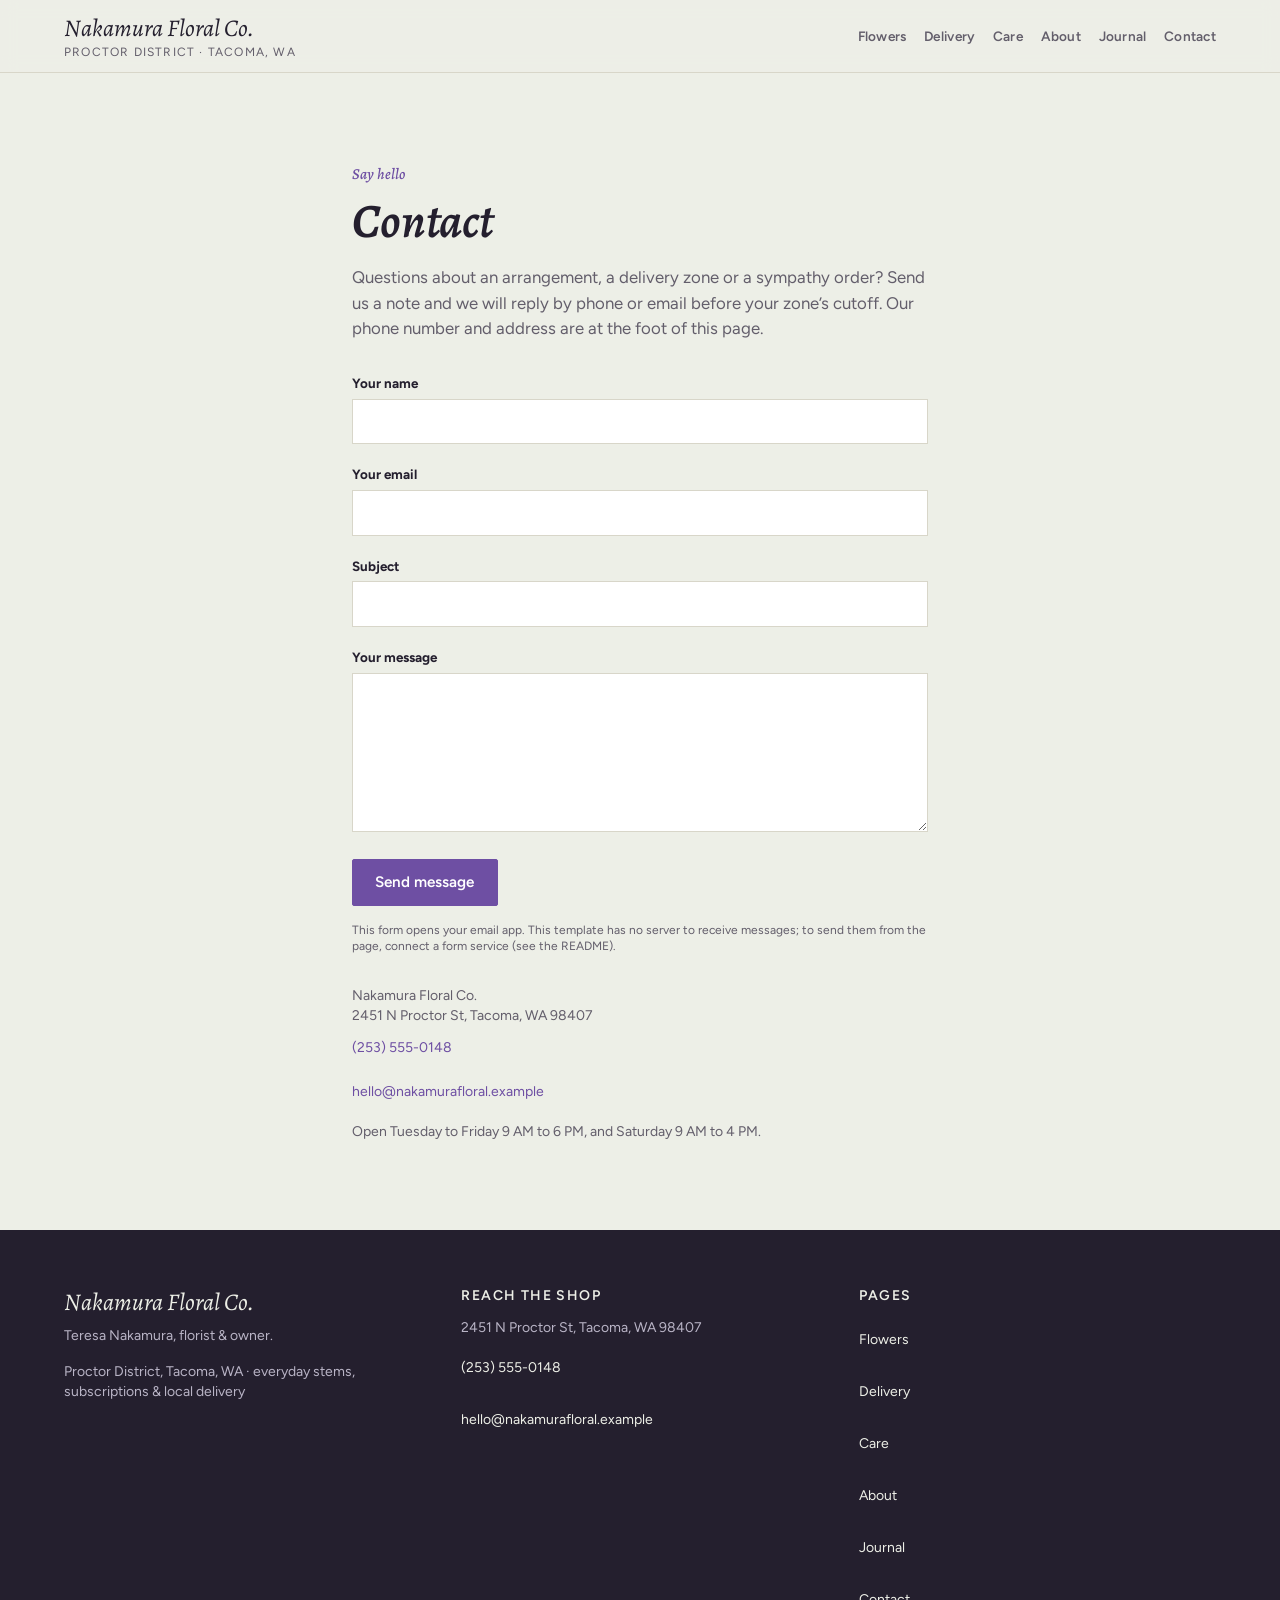
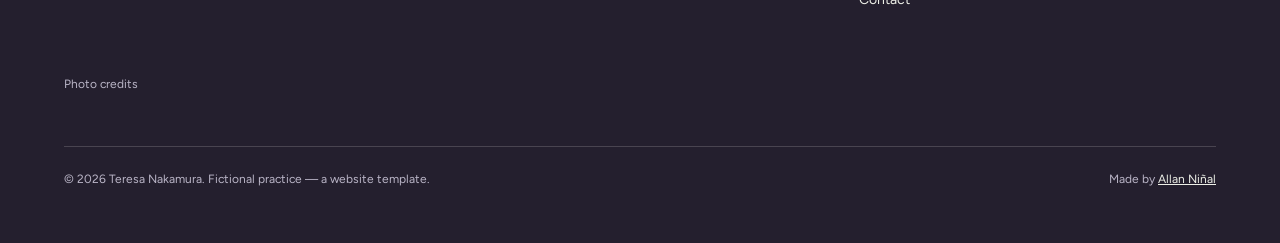
<file: contact/index.html>
<!DOCTYPE html><html lang="en"> <head><meta charset="utf-8"><meta name="viewport" content="width=device-width, initial-scale=1, viewport-fit=cover"><meta name="theme-color" content="#241F2E"><title>Contact — Nakamura Floral Co.</title><meta name="description" content="Write to Nakamura Floral Co.: arrangements, delivery zones and sympathy orders."><link rel="canonical" href="https://example.com/contact/"><meta name="robots" content="index, follow"><meta name="author" content="Teresa Nakamura"><!-- Open Graph --><meta property="og:title" content="Contact — Nakamura Floral Co."><meta property="og:description" content="Write to Nakamura Floral Co.: arrangements, delivery zones and sympathy orders."><meta property="og:url" content="https://example.com/contact/"><meta property="og:type" content="website"><meta property="og:site_name" content="Nakamura Floral Co."><meta property="og:locale" content="en_US"><meta property="og:image" content="https://example.com/og-image.png"><meta property="og:image:type" content="image/png"><meta property="og:image:width" content="1200"><meta property="og:image:height" content="630"><meta property="og:image:alt" content="Nakamura Floral Co. — the vase-life math and stem-recipe pricing behind a real bouquet."><!-- Twitter / X --><meta name="twitter:card" content="summary_large_image"><meta name="twitter:title" content="Contact — Nakamura Floral Co."><meta name="twitter:description" content="Write to Nakamura Floral Co.: arrangements, delivery zones and sympathy orders."><meta name="twitter:image" content="https://example.com/og-image.png"><meta name="twitter:image:alt" content="Nakamura Floral Co. — the vase-life math and stem-recipe pricing behind a real bouquet."><link rel="icon" href="../favicon.svg" type="image/svg+xml"><link rel="alternate icon" href="../favicon.ico"><link rel="apple-touch-icon" href="../favicon.svg"><script type="application/ld+json">{"@context":"https://schema.org","@type":"WebSite","url":"https://example.com/","name":"Nakamura Floral Co.","description":"A Tacoma florist publishing the vase-life math and the stem-recipe pricing most shops keep behind the counter — market bouquets, subscriptions, sympathy and same-day local delivery. Skagit & Puyallup grown."}</script><script type="application/ld+json">{"@context":"https://schema.org","@type":"Florist","name":"Nakamura Floral Co.","image":"https://example.com/images/hero-florist-arranging-flowers.jpg","url":"https://example.com/","telephone":"(253) 555-0148","email":"hello@nakamurafloral.example","address":{"@type":"PostalAddress","streetAddress":"2451 N Proctor St","addressLocality":"Tacoma","addressRegion":"WA","postalCode":"98407","addressCountry":"US"},"geo":{"@type":"GeoCoordinates","latitude":47.2879,"longitude":-122.489},"openingHoursSpecification":[{"@type":"OpeningHoursSpecification","dayOfWeek":["Tuesday","Wednesday","Thursday","Friday"],"opens":"09:00","closes":"18:00"},{"@type":"OpeningHoursSpecification","dayOfWeek":["Saturday"],"opens":"09:00","closes":"16:00"}]}</script><script type="application/ld+json">{"@context":"https://schema.org","@type":"BreadcrumbList","itemListElement":[{"@type":"ListItem","position":1,"name":"Home","item":"https://example.com/"},{"@type":"ListItem","position":2,"name":"Contact","item":"https://example.com/contact/"}]}</script><!-- The home page adds Florist + Product/Offer + Service schema here. --><link rel="stylesheet" href="../assets/index.B2CGCdeV.css"></head> <body class="min-h-screen flex flex-col antialiased"> <a href="#main-content" class="skip-link">Skip to content</a> <header class="site-header"> <div class="container-x py-3 flex items-center justify-between gap-4"> <a href="../index.html" class="brand flex flex-col leading-tight"> <span class="text-xl sm:text-2xl" style="font-family: var(--font-display); font-style: italic; color: var(--color-text);">Nakamura Floral Co.</span> <span class="text-xs tracking-widest uppercase" style="font-family: var(--font-body); color: var(--color-text-muted);">Proctor District &middot; Tacoma, WA</span> </a> <nav class="primary-nav" aria-label="Primary"> <a href="../index.html#market">Flowers</a><a href="../index.html#delivery">Delivery</a><a href="../index.html#freshness">Care</a><a href="../index.html#about">About</a><a href="../journal/index.html">Journal</a><a href="./index.html">Contact</a> </nav> <details class="mobile-menu"> <summary aria-label="Menu">Menu</summary> <nav aria-label="Mobile"> <a href="../index.html#market">Flowers</a><a href="../index.html#delivery">Delivery</a><a href="../index.html#freshness">Care</a><a href="../index.html#about">About</a><a href="../journal/index.html">Journal</a><a href="./index.html">Contact</a> </nav> </details> </div> </header> <main id="main-content" class="flex-1" tabindex="-1">  <section class="section-gap"> <div class="container-x"> <div class="max-w-xl mx-auto"> <p class="eyebrow">Say hello</p> <h1 class="mt-2" style="font-size: clamp(2rem, 4.2vw, 3rem); font-style: italic;">Contact</h1> <p class="mt-4" style="color: var(--color-text-muted);">Questions about an arrangement, a delivery zone or a sympathy order? Send us a note and we will reply by phone or email before your zone’s cutoff. Our phone number and address are at the foot of this page.</p> <!--
          No back end. This form opens the visitor's email app, addressed to the
          address below. To send messages from the page itself, point `action` at a
          form service (Formspree, Formspark, Web3Forms, Netlify Forms...), remove
          enctype, and set method="post" as that service describes.
        --> <form action="mailto:hello@nakamurafloral.example" method="post" enctype="text/plain" class="mt-8 grid gap-5"> <label class="field" for="contact-name"><span>Your name</span><input id="contact-name" type="text" name="name" required autocomplete="name"></label> <label class="field" for="contact-email"><span>Your email</span><input id="contact-email" type="email" name="email" required autocomplete="email"></label> <label class="field" for="contact-subject"><span>Subject</span><input id="contact-subject" type="text" name="subject"></label> <label class="field" for="contact-message"><span>Your message</span><textarea id="contact-message" name="message" rows="6" required></textarea></label> <div><button type="submit" class="btn btn-primary">Send message</button></div> </form> <p class="mt-4 text-xs" style="color: var(--color-text-muted);">
This form opens your email app. This template has no server to receive messages; to send them from the page, connect a form service (see the README).
</p> <address class="not-italic mt-8 text-sm" style="color: var(--color-text-muted);"> Nakamura Floral Co.<br> 2451 N Proctor St, Tacoma, WA 98407<br> <a href="tel:+12535550148" class="tap" style="color: var(--color-accent-text);">(253) 555-0148</a><br> <a href="mailto:hello@nakamurafloral.example" class="tap" style="color: var(--color-accent-text);">hello@nakamurafloral.example</a> </address> <p class="mt-2 text-sm" style="color: var(--color-text-muted);">Open Tuesday to Friday 9 AM to 6 PM, and Saturday 9 AM to 4 PM.</p> </div> </div> </section>  </main> <footer class="band"> <div class="container-x py-14"> <div class="grid gap-10 md:grid-cols-3"> <div> <p class="text-2xl" style="font-family: var(--font-display); font-style: italic; color: var(--color-on-band);">Nakamura Floral Co.</p> <p class="mt-2 text-sm max-w-xs" style="color: var(--color-on-band-muted);">Teresa Nakamura, florist &amp; owner.</p> <p class="mt-4 text-sm" style="color: var(--color-on-band-muted);">Proctor District, Tacoma, WA &middot; everyday stems, subscriptions &amp; local delivery</p> </div> <div> <p class="text-sm font-semibold uppercase tracking-widest" style="color: var(--color-on-band);">Reach the shop</p> <ul class="mt-3 space-y-2 text-sm" style="color: var(--color-on-band-muted);"> <li>2451 N Proctor St, Tacoma, WA 98407</li> <li><a class="tap" href="tel:+12535550148" style="color: var(--color-on-band);">(253) 555-0148</a></li> <li><a class="tap" href="mailto:hello@nakamurafloral.example" style="color: var(--color-on-band);">hello@nakamurafloral.example</a></li> </ul> </div> <div> <p class="text-sm font-semibold uppercase tracking-widest" style="color: var(--color-on-band);">Pages</p> <ul class="mt-3 space-y-2 text-sm" style="color: var(--color-on-band-muted);"> <li><a class="tap" href="../index.html#market" style="color: var(--color-on-band);">Flowers</a></li><li><a class="tap" href="../index.html#delivery" style="color: var(--color-on-band);">Delivery</a></li><li><a class="tap" href="../index.html#freshness" style="color: var(--color-on-band);">Care</a></li><li><a class="tap" href="../index.html#about" style="color: var(--color-on-band);">About</a></li><li><a class="tap" href="../journal/index.html" style="color: var(--color-on-band);">Journal</a></li><li><a class="tap" href="./index.html" style="color: var(--color-on-band);">Contact</a></li> </ul> </div> </div> <!-- Photo credits. Required while you use the demo photos (Unsplash asks for
         the photographer and a link). Delete this whole <details> block once you
         have replaced the photos with your own. --> <details class="photo-credits mt-10 text-xs" data-photo-credits> <summary>Photo credits</summary> <p class="mt-2">
Demo photographs from <a href="https://unsplash.com/?utm_source=allanninal_dev&utm_medium=referral">Unsplash</a>. Replace them, and these credits, with your own before launch.
</p> <ul class="mt-2 space-y-1"> <li>Florist at work: Photo by <a href="https://unsplash.com/@artsyvibes?utm_source=allanninal_dev&utm_medium=referral">Artsy Vibes</a> on <a href="https://unsplash.com/photos/5yYuBoXpBUI?utm_source=allanninal_dev&utm_medium=referral">Unsplash</a></li><li>This week&#39;s stems: Photo by <a href="https://unsplash.com/@alisaanton?utm_source=allanninal_dev&utm_medium=referral">Alisa Anton</a> on <a href="https://unsplash.com/photos/D4Blldtly00?utm_source=allanninal_dev&utm_medium=referral">Unsplash</a></li><li>Market bouquet: Photo by <a href="https://unsplash.com/@lightrisephoto?utm_source=allanninal_dev&utm_medium=referral">Devon Divine</a> on <a href="https://unsplash.com/photos/u2ast8gVEzw?utm_source=allanninal_dev&utm_medium=referral">Unsplash</a></li><li>Recutting on arrival: Photo by <a href="https://unsplash.com/@feeypflanzen?utm_source=allanninal_dev&utm_medium=referral">feey</a> on <a href="https://unsplash.com/photos/qC194TsGzlc?utm_source=allanninal_dev&utm_medium=referral">Unsplash</a></li><li>Ready for delivery: Photo by <a href="https://unsplash.com/@anniespratt?utm_source=allanninal_dev&utm_medium=referral">Annie Spratt</a> on <a href="https://unsplash.com/photos/KQ6sO8m1ZDE?utm_source=allanninal_dev&utm_medium=referral">Unsplash</a></li><li>A weekly delivery: Photo by <a href="https://unsplash.com/@thepaintedsquarejessica?utm_source=allanninal_dev&utm_medium=referral">Jessica Lewis</a> on <a href="https://unsplash.com/photos/5bo4F8xQngc?utm_source=allanninal_dev&utm_medium=referral">Unsplash</a></li><li>White dahlias: Photo by <a href="https://unsplash.com/@sarahcreates?utm_source=allanninal_dev&utm_medium=referral">SarahCreates</a> on <a href="https://unsplash.com/photos/yCyvS19m82E?utm_source=allanninal_dev&utm_medium=referral">Unsplash</a></li><li>The stems behind the recipe: Photo by <a href="https://unsplash.com/@msmelaniesykes?utm_source=allanninal_dev&utm_medium=referral">Melanie Sykes</a> on <a href="https://unsplash.com/photos/McaP2qZG4jc?utm_source=allanninal_dev&utm_medium=referral">Unsplash</a></li><li>Wrapped to travel: Photo by <a href="https://unsplash.com/@vvvvvvictoria?utm_source=allanninal_dev&utm_medium=referral">Viktoriia Nechepurenko</a> on <a href="https://unsplash.com/photos/OKeibxllhv8?utm_source=allanninal_dev&utm_medium=referral">Unsplash</a></li><li>Dahlia field: Photo by <a href="https://unsplash.com/@antzellie?utm_source=allanninal_dev&utm_medium=referral">Antzel Theron</a> on <a href="https://unsplash.com/photos/D7mUwrijJ1U?utm_source=allanninal_dev&utm_medium=referral">Unsplash</a></li> </ul> </details> <div class="mt-10 pt-6 border-t flex flex-col gap-3 sm:flex-row sm:items-center sm:justify-between" style="border-color: rgba(237,239,231,0.18);"> <p class="text-xs" style="color: var(--color-on-band-muted);">
&copy; 2026 Teresa Nakamura. Fictional practice &mdash; a website template.
</p> <div class="flex items-center gap-4">  <p class="maker-credit text-xs">
Made by <a href="#">Allan Ni&ntilde;al</a> </p> </div> </div> </div> </footer>  </body></html>
</file>
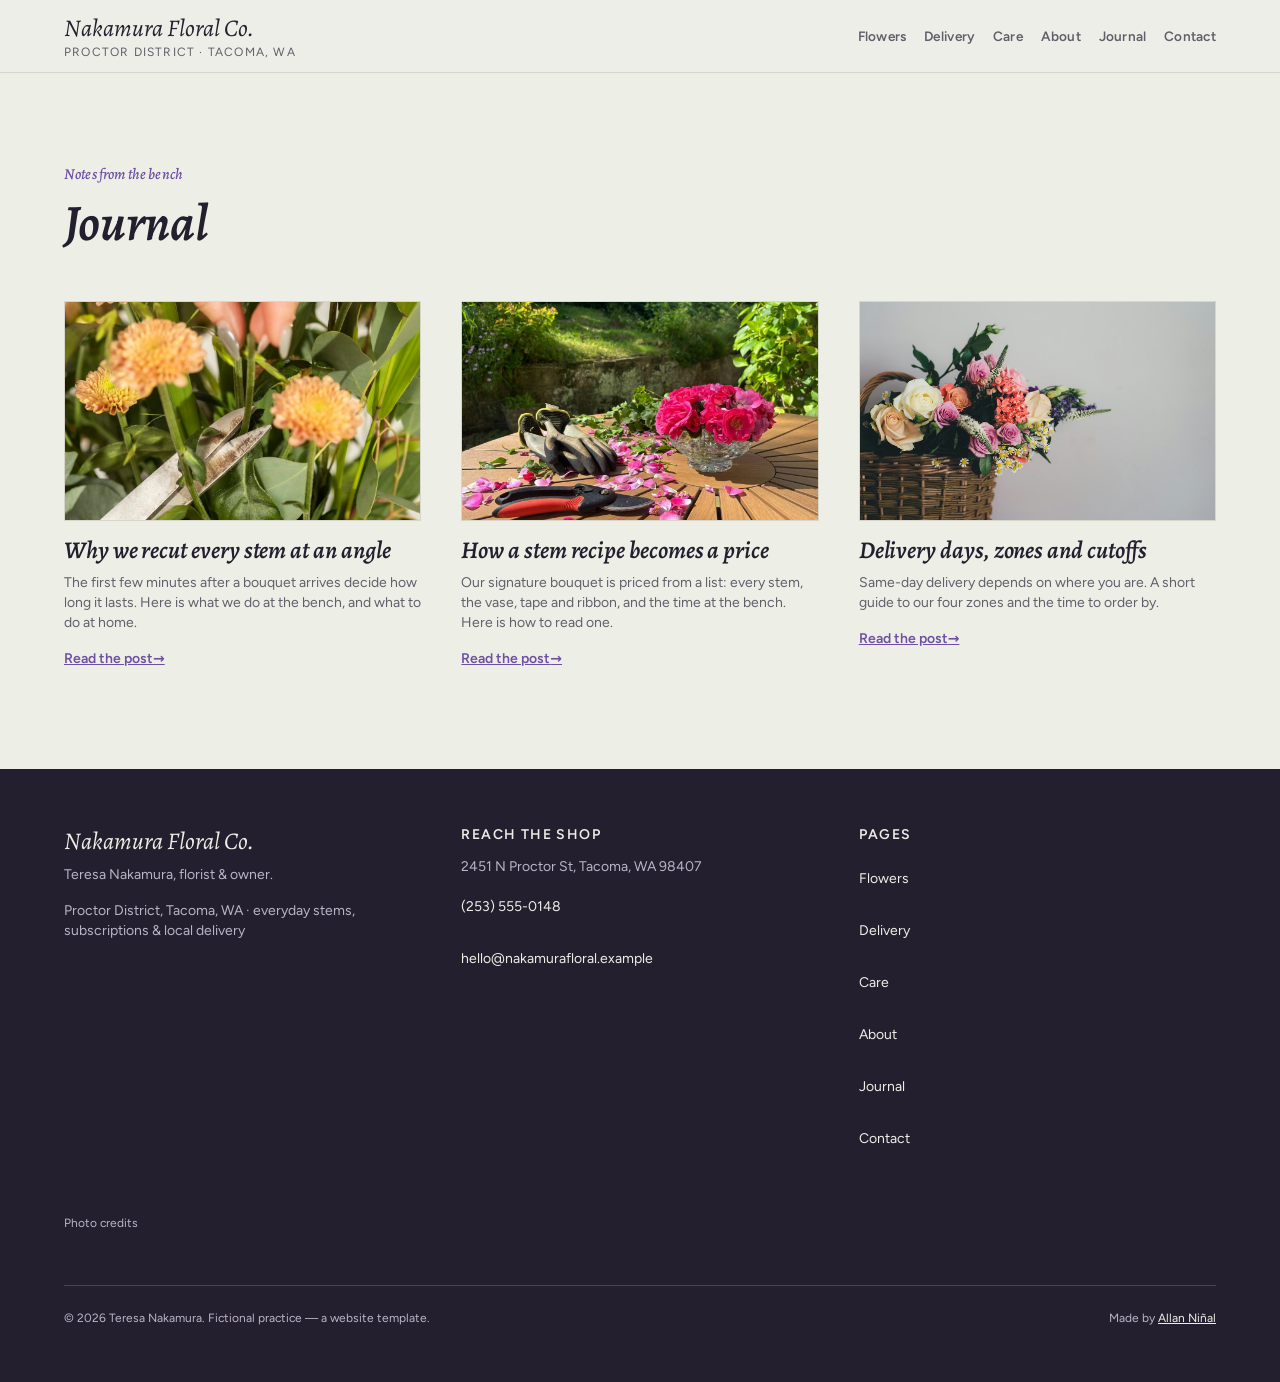
<file: journal/index.html>
<!DOCTYPE html><html lang="en"> <head><meta charset="utf-8"><meta name="viewport" content="width=device-width, initial-scale=1, viewport-fit=cover"><meta name="theme-color" content="#241F2E"><title>Journal — Nakamura Floral Co.</title><meta name="description" content="Notes from the bench at Nakamura Floral Co.: conditioning, stem recipes and delivery days."><link rel="canonical" href="https://example.com/journal/"><meta name="robots" content="index, follow"><meta name="author" content="Teresa Nakamura"><!-- Open Graph --><meta property="og:title" content="Journal — Nakamura Floral Co."><meta property="og:description" content="Notes from the bench at Nakamura Floral Co.: conditioning, stem recipes and delivery days."><meta property="og:url" content="https://example.com/journal/"><meta property="og:type" content="website"><meta property="og:site_name" content="Nakamura Floral Co."><meta property="og:locale" content="en_US"><meta property="og:image" content="https://example.com/og-image.png"><meta property="og:image:type" content="image/png"><meta property="og:image:width" content="1200"><meta property="og:image:height" content="630"><meta property="og:image:alt" content="Nakamura Floral Co. — the vase-life math and stem-recipe pricing behind a real bouquet."><!-- Twitter / X --><meta name="twitter:card" content="summary_large_image"><meta name="twitter:title" content="Journal — Nakamura Floral Co."><meta name="twitter:description" content="Notes from the bench at Nakamura Floral Co.: conditioning, stem recipes and delivery days."><meta name="twitter:image" content="https://example.com/og-image.png"><meta name="twitter:image:alt" content="Nakamura Floral Co. — the vase-life math and stem-recipe pricing behind a real bouquet."><link rel="icon" href="../favicon.svg" type="image/svg+xml"><link rel="alternate icon" href="../favicon.ico"><link rel="apple-touch-icon" href="../favicon.svg"><script type="application/ld+json">{"@context":"https://schema.org","@type":"WebSite","url":"https://example.com/","name":"Nakamura Floral Co.","description":"A Tacoma florist publishing the vase-life math and the stem-recipe pricing most shops keep behind the counter — market bouquets, subscriptions, sympathy and same-day local delivery. Skagit & Puyallup grown."}</script><script type="application/ld+json">{"@context":"https://schema.org","@type":"Florist","name":"Nakamura Floral Co.","image":"https://example.com/images/hero-florist-arranging-flowers.jpg","url":"https://example.com/","telephone":"(253) 555-0148","email":"hello@nakamurafloral.example","address":{"@type":"PostalAddress","streetAddress":"2451 N Proctor St","addressLocality":"Tacoma","addressRegion":"WA","postalCode":"98407","addressCountry":"US"},"geo":{"@type":"GeoCoordinates","latitude":47.2879,"longitude":-122.489},"openingHoursSpecification":[{"@type":"OpeningHoursSpecification","dayOfWeek":["Tuesday","Wednesday","Thursday","Friday"],"opens":"09:00","closes":"18:00"},{"@type":"OpeningHoursSpecification","dayOfWeek":["Saturday"],"opens":"09:00","closes":"16:00"}]}</script><script type="application/ld+json">{"@context":"https://schema.org","@type":"BreadcrumbList","itemListElement":[{"@type":"ListItem","position":1,"name":"Home","item":"https://example.com/"},{"@type":"ListItem","position":2,"name":"Journal","item":"https://example.com/journal/"}]}</script><!-- The home page adds Florist + Product/Offer + Service schema here. --><link rel="stylesheet" href="../assets/index.B2CGCdeV.css"></head> <body class="min-h-screen flex flex-col antialiased"> <a href="#main-content" class="skip-link">Skip to content</a> <header class="site-header"> <div class="container-x py-3 flex items-center justify-between gap-4"> <a href="../index.html" class="brand flex flex-col leading-tight"> <span class="text-xl sm:text-2xl" style="font-family: var(--font-display); font-style: italic; color: var(--color-text);">Nakamura Floral Co.</span> <span class="text-xs tracking-widest uppercase" style="font-family: var(--font-body); color: var(--color-text-muted);">Proctor District &middot; Tacoma, WA</span> </a> <nav class="primary-nav" aria-label="Primary"> <a href="../index.html#market">Flowers</a><a href="../index.html#delivery">Delivery</a><a href="../index.html#freshness">Care</a><a href="../index.html#about">About</a><a href="./index.html">Journal</a><a href="../contact/index.html">Contact</a> </nav> <details class="mobile-menu"> <summary aria-label="Menu">Menu</summary> <nav aria-label="Mobile"> <a href="../index.html#market">Flowers</a><a href="../index.html#delivery">Delivery</a><a href="../index.html#freshness">Care</a><a href="../index.html#about">About</a><a href="./index.html">Journal</a><a href="../contact/index.html">Contact</a> </nav> </details> </div> </header> <main id="main-content" class="flex-1" tabindex="-1">  <section class="section-gap"> <div class="container-x"> <p class="eyebrow">Notes from the bench</p> <h1 class="mt-2" style="font-size: clamp(2rem, 4.2vw, 3.2rem); font-style: italic;">Journal</h1> <div class="mt-12 grid gap-10 md:grid-cols-3"> <article> <a href="./recut-every-stem-at-an-angle/index.html" class="block" style="text-decoration: none; color: inherit;"> <img src="../images/conditioning-trim-stems.jpg" alt="A pair of scissors trimming the stem of an orange chrysanthemum bloom, held among other cut stems" width="600" height="400" loading="lazy" decoding="async" class="w-full object-cover" style="height: 220px; border: 1px solid var(--color-border);"> <h2 class="mt-4" style="font-size: 1.5rem; font-style: italic;">Why we recut every stem at an angle</h2> </a> <p class="mt-2 text-sm" style="color: var(--color-text-muted);">The first few minutes after a bouquet arrives decide how long it lasts. Here is what we do at the bench, and what to do at home.</p> <a href="./recut-every-stem-at-an-angle/index.html" class="tap mt-1 text-sm font-semibold" style="color: var(--color-accent-text); text-decoration: underline;">Read the post<span class="sr-only">: Why we recut every stem at an angle</span> &rarr;</a> </article><article> <a href="./how-a-stem-recipe-becomes-a-price/index.html" class="block" style="text-decoration: none; color: inherit;"> <img src="../images/workbench-signature-bouquet.jpg" alt="Fresh-cut garden roses in a glass bowl beside pruning shears and gloves on an outdoor table" width="600" height="400" loading="lazy" decoding="async" class="w-full object-cover" style="height: 220px; border: 1px solid var(--color-border);"> <h2 class="mt-4" style="font-size: 1.5rem; font-style: italic;">How a stem recipe becomes a price</h2> </a> <p class="mt-2 text-sm" style="color: var(--color-text-muted);">Our signature bouquet is priced from a list: every stem, the vase, tape and ribbon, and the time at the bench. Here is how to read one.</p> <a href="./how-a-stem-recipe-becomes-a-price/index.html" class="tap mt-1 text-sm font-semibold" style="color: var(--color-accent-text); text-decoration: underline;">Read the post<span class="sr-only">: How a stem recipe becomes a price</span> &rarr;</a> </article><article> <a href="./delivery-days-zones-and-cutoffs/index.html" class="block" style="text-decoration: none; color: inherit;"> <img src="../images/delivery-basket-bouquets.jpg" alt="A wicker basket filled with a mixed bouquet of cream, peach and pink roses with small white flowers" width="600" height="400" loading="lazy" decoding="async" class="w-full object-cover" style="height: 220px; border: 1px solid var(--color-border);"> <h2 class="mt-4" style="font-size: 1.5rem; font-style: italic;">Delivery days, zones and cutoffs</h2> </a> <p class="mt-2 text-sm" style="color: var(--color-text-muted);">Same-day delivery depends on where you are. A short guide to our four zones and the time to order by.</p> <a href="./delivery-days-zones-and-cutoffs/index.html" class="tap mt-1 text-sm font-semibold" style="color: var(--color-accent-text); text-decoration: underline;">Read the post<span class="sr-only">: Delivery days, zones and cutoffs</span> &rarr;</a> </article> </div> </div> </section>  </main> <footer class="band"> <div class="container-x py-14"> <div class="grid gap-10 md:grid-cols-3"> <div> <p class="text-2xl" style="font-family: var(--font-display); font-style: italic; color: var(--color-on-band);">Nakamura Floral Co.</p> <p class="mt-2 text-sm max-w-xs" style="color: var(--color-on-band-muted);">Teresa Nakamura, florist &amp; owner.</p> <p class="mt-4 text-sm" style="color: var(--color-on-band-muted);">Proctor District, Tacoma, WA &middot; everyday stems, subscriptions &amp; local delivery</p> </div> <div> <p class="text-sm font-semibold uppercase tracking-widest" style="color: var(--color-on-band);">Reach the shop</p> <ul class="mt-3 space-y-2 text-sm" style="color: var(--color-on-band-muted);"> <li>2451 N Proctor St, Tacoma, WA 98407</li> <li><a class="tap" href="tel:+12535550148" style="color: var(--color-on-band);">(253) 555-0148</a></li> <li><a class="tap" href="mailto:hello@nakamurafloral.example" style="color: var(--color-on-band);">hello@nakamurafloral.example</a></li> </ul> </div> <div> <p class="text-sm font-semibold uppercase tracking-widest" style="color: var(--color-on-band);">Pages</p> <ul class="mt-3 space-y-2 text-sm" style="color: var(--color-on-band-muted);"> <li><a class="tap" href="../index.html#market" style="color: var(--color-on-band);">Flowers</a></li><li><a class="tap" href="../index.html#delivery" style="color: var(--color-on-band);">Delivery</a></li><li><a class="tap" href="../index.html#freshness" style="color: var(--color-on-band);">Care</a></li><li><a class="tap" href="../index.html#about" style="color: var(--color-on-band);">About</a></li><li><a class="tap" href="./index.html" style="color: var(--color-on-band);">Journal</a></li><li><a class="tap" href="../contact/index.html" style="color: var(--color-on-band);">Contact</a></li> </ul> </div> </div> <!-- Photo credits. Required while you use the demo photos (Unsplash asks for
         the photographer and a link). Delete this whole <details> block once you
         have replaced the photos with your own. --> <details class="photo-credits mt-10 text-xs" data-photo-credits> <summary>Photo credits</summary> <p class="mt-2">
Demo photographs from <a href="https://unsplash.com/?utm_source=allanninal_dev&utm_medium=referral">Unsplash</a>. Replace them, and these credits, with your own before launch.
</p> <ul class="mt-2 space-y-1"> <li>Florist at work: Photo by <a href="https://unsplash.com/@artsyvibes?utm_source=allanninal_dev&utm_medium=referral">Artsy Vibes</a> on <a href="https://unsplash.com/photos/5yYuBoXpBUI?utm_source=allanninal_dev&utm_medium=referral">Unsplash</a></li><li>This week&#39;s stems: Photo by <a href="https://unsplash.com/@alisaanton?utm_source=allanninal_dev&utm_medium=referral">Alisa Anton</a> on <a href="https://unsplash.com/photos/D4Blldtly00?utm_source=allanninal_dev&utm_medium=referral">Unsplash</a></li><li>Market bouquet: Photo by <a href="https://unsplash.com/@lightrisephoto?utm_source=allanninal_dev&utm_medium=referral">Devon Divine</a> on <a href="https://unsplash.com/photos/u2ast8gVEzw?utm_source=allanninal_dev&utm_medium=referral">Unsplash</a></li><li>Recutting on arrival: Photo by <a href="https://unsplash.com/@feeypflanzen?utm_source=allanninal_dev&utm_medium=referral">feey</a> on <a href="https://unsplash.com/photos/qC194TsGzlc?utm_source=allanninal_dev&utm_medium=referral">Unsplash</a></li><li>Ready for delivery: Photo by <a href="https://unsplash.com/@anniespratt?utm_source=allanninal_dev&utm_medium=referral">Annie Spratt</a> on <a href="https://unsplash.com/photos/KQ6sO8m1ZDE?utm_source=allanninal_dev&utm_medium=referral">Unsplash</a></li><li>A weekly delivery: Photo by <a href="https://unsplash.com/@thepaintedsquarejessica?utm_source=allanninal_dev&utm_medium=referral">Jessica Lewis</a> on <a href="https://unsplash.com/photos/5bo4F8xQngc?utm_source=allanninal_dev&utm_medium=referral">Unsplash</a></li><li>White dahlias: Photo by <a href="https://unsplash.com/@sarahcreates?utm_source=allanninal_dev&utm_medium=referral">SarahCreates</a> on <a href="https://unsplash.com/photos/yCyvS19m82E?utm_source=allanninal_dev&utm_medium=referral">Unsplash</a></li><li>The stems behind the recipe: Photo by <a href="https://unsplash.com/@msmelaniesykes?utm_source=allanninal_dev&utm_medium=referral">Melanie Sykes</a> on <a href="https://unsplash.com/photos/McaP2qZG4jc?utm_source=allanninal_dev&utm_medium=referral">Unsplash</a></li><li>Wrapped to travel: Photo by <a href="https://unsplash.com/@vvvvvvictoria?utm_source=allanninal_dev&utm_medium=referral">Viktoriia Nechepurenko</a> on <a href="https://unsplash.com/photos/OKeibxllhv8?utm_source=allanninal_dev&utm_medium=referral">Unsplash</a></li><li>Dahlia field: Photo by <a href="https://unsplash.com/@antzellie?utm_source=allanninal_dev&utm_medium=referral">Antzel Theron</a> on <a href="https://unsplash.com/photos/D7mUwrijJ1U?utm_source=allanninal_dev&utm_medium=referral">Unsplash</a></li> </ul> </details> <div class="mt-10 pt-6 border-t flex flex-col gap-3 sm:flex-row sm:items-center sm:justify-between" style="border-color: rgba(237,239,231,0.18);"> <p class="text-xs" style="color: var(--color-on-band-muted);">
&copy; 2026 Teresa Nakamura. Fictional practice &mdash; a website template.
</p> <div class="flex items-center gap-4">  <p class="maker-credit text-xs">
Made by <a href="#">Allan Ni&ntilde;al</a> </p> </div> </div> </div> </footer>  </body></html>
</file>
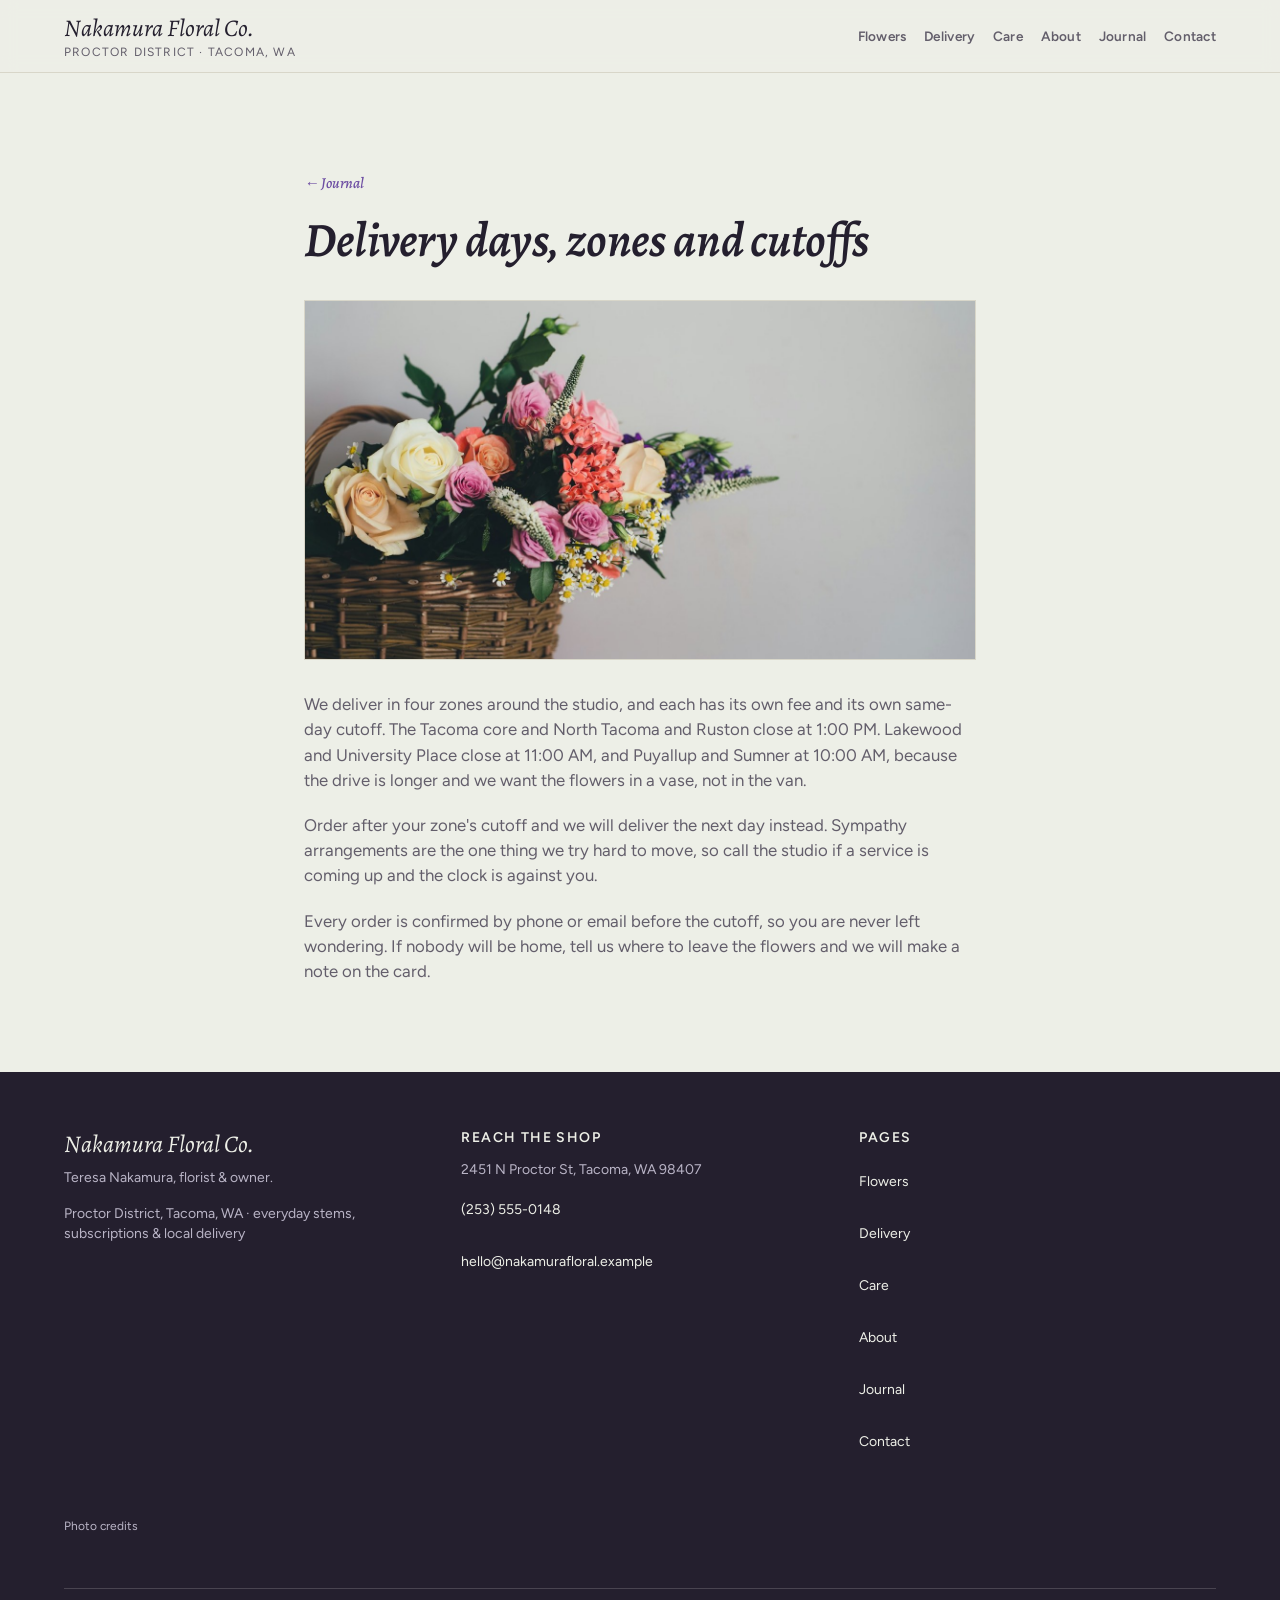
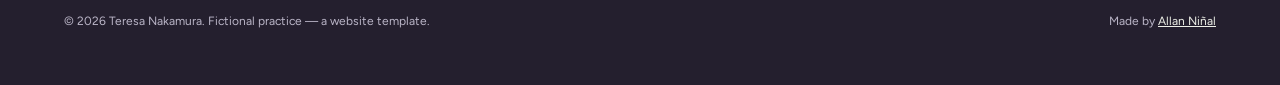
<file: journal/delivery-days-zones-and-cutoffs/index.html>
<!DOCTYPE html><html lang="en"> <head><meta charset="utf-8"><meta name="viewport" content="width=device-width, initial-scale=1, viewport-fit=cover"><meta name="theme-color" content="#241F2E"><title>Delivery days, zones and cutoffs — Nakamura Floral Co.</title><meta name="description" content="Same-day delivery depends on where you are. A short guide to our four zones and the time to order by."><link rel="canonical" href="https://example.com/journal/delivery-days-zones-and-cutoffs/"><meta name="robots" content="index, follow"><meta name="author" content="Teresa Nakamura"><!-- Open Graph --><meta property="og:title" content="Delivery days, zones and cutoffs — Nakamura Floral Co."><meta property="og:description" content="Same-day delivery depends on where you are. A short guide to our four zones and the time to order by."><meta property="og:url" content="https://example.com/journal/delivery-days-zones-and-cutoffs/"><meta property="og:type" content="website"><meta property="og:site_name" content="Nakamura Floral Co."><meta property="og:locale" content="en_US"><meta property="og:image" content="https://example.com/og-image.png"><meta property="og:image:type" content="image/png"><meta property="og:image:width" content="1200"><meta property="og:image:height" content="630"><meta property="og:image:alt" content="Nakamura Floral Co. — the vase-life math and stem-recipe pricing behind a real bouquet."><!-- Twitter / X --><meta name="twitter:card" content="summary_large_image"><meta name="twitter:title" content="Delivery days, zones and cutoffs — Nakamura Floral Co."><meta name="twitter:description" content="Same-day delivery depends on where you are. A short guide to our four zones and the time to order by."><meta name="twitter:image" content="https://example.com/og-image.png"><meta name="twitter:image:alt" content="Nakamura Floral Co. — the vase-life math and stem-recipe pricing behind a real bouquet."><link rel="icon" href="../../favicon.svg" type="image/svg+xml"><link rel="alternate icon" href="../../favicon.ico"><link rel="apple-touch-icon" href="../../favicon.svg"><script type="application/ld+json">{"@context":"https://schema.org","@type":"WebSite","url":"https://example.com/","name":"Nakamura Floral Co.","description":"A Tacoma florist publishing the vase-life math and the stem-recipe pricing most shops keep behind the counter — market bouquets, subscriptions, sympathy and same-day local delivery. Skagit & Puyallup grown."}</script><script type="application/ld+json">{"@context":"https://schema.org","@type":"Florist","name":"Nakamura Floral Co.","image":"https://example.com/images/hero-florist-arranging-flowers.jpg","url":"https://example.com/","telephone":"(253) 555-0148","email":"hello@nakamurafloral.example","address":{"@type":"PostalAddress","streetAddress":"2451 N Proctor St","addressLocality":"Tacoma","addressRegion":"WA","postalCode":"98407","addressCountry":"US"},"geo":{"@type":"GeoCoordinates","latitude":47.2879,"longitude":-122.489},"openingHoursSpecification":[{"@type":"OpeningHoursSpecification","dayOfWeek":["Tuesday","Wednesday","Thursday","Friday"],"opens":"09:00","closes":"18:00"},{"@type":"OpeningHoursSpecification","dayOfWeek":["Saturday"],"opens":"09:00","closes":"16:00"}]}</script><script type="application/ld+json">{"@context":"https://schema.org","@type":"BreadcrumbList","itemListElement":[{"@type":"ListItem","position":1,"name":"Home","item":"https://example.com/"},{"@type":"ListItem","position":2,"name":"Journal","item":"https://example.com/journal/"},{"@type":"ListItem","position":3,"name":"Delivery days, zones and cutoffs","item":"https://example.com/journal/delivery-days-zones-and-cutoffs/"}]}</script><!-- The home page adds Florist + Product/Offer + Service schema here. --><link rel="stylesheet" href="../../assets/index.B2CGCdeV.css"></head> <body class="min-h-screen flex flex-col antialiased"> <a href="#main-content" class="skip-link">Skip to content</a> <header class="site-header"> <div class="container-x py-3 flex items-center justify-between gap-4"> <a href="../../index.html" class="brand flex flex-col leading-tight"> <span class="text-xl sm:text-2xl" style="font-family: var(--font-display); font-style: italic; color: var(--color-text);">Nakamura Floral Co.</span> <span class="text-xs tracking-widest uppercase" style="font-family: var(--font-body); color: var(--color-text-muted);">Proctor District &middot; Tacoma, WA</span> </a> <nav class="primary-nav" aria-label="Primary"> <a href="../../index.html#market">Flowers</a><a href="../../index.html#delivery">Delivery</a><a href="../../index.html#freshness">Care</a><a href="../../index.html#about">About</a><a href="../index.html">Journal</a><a href="../../contact/index.html">Contact</a> </nav> <details class="mobile-menu"> <summary aria-label="Menu">Menu</summary> <nav aria-label="Mobile"> <a href="../../index.html#market">Flowers</a><a href="../../index.html#delivery">Delivery</a><a href="../../index.html#freshness">Care</a><a href="../../index.html#about">About</a><a href="../index.html">Journal</a><a href="../../contact/index.html">Contact</a> </nav> </details> </div> </header> <main id="main-content" class="flex-1" tabindex="-1">  <article class="section-gap"> <div class="container-x"> <div class="max-w-2xl mx-auto"> <p class="eyebrow"><a href="../index.html" class="tap" style="color: inherit;">&larr; Journal</a></p> <h1 class="mt-2" style="font-size: clamp(2rem, 4.2vw, 3rem); font-style: italic;">Delivery days, zones and cutoffs</h1> <img src="../../images/delivery-basket-bouquets.jpg" alt="A wicker basket filled with a mixed bouquet of cream, peach and pink roses with small white flowers" width="600" height="400" decoding="async" class="w-full object-cover mt-8" style="max-height: 360px; border: 1px solid var(--color-border);"> <div class="mt-8 grid gap-5"> <p style="color: var(--color-text-muted);">We deliver in four zones around the studio, and each has its own fee and its own same-day cutoff. The Tacoma core and North Tacoma and Ruston close at 1:00 PM. Lakewood and University Place close at 11:00 AM, and Puyallup and Sumner at 10:00 AM, because the drive is longer and we want the flowers in a vase, not in the van.</p><p style="color: var(--color-text-muted);">Order after your zone&#39;s cutoff and we will deliver the next day instead. Sympathy arrangements are the one thing we try hard to move, so call the studio if a service is coming up and the clock is against you.</p><p style="color: var(--color-text-muted);">Every order is confirmed by phone or email before the cutoff, so you are never left wondering. If nobody will be home, tell us where to leave the flowers and we will make a note on the card.</p> </div> </div> </div> </article>  </main> <footer class="band"> <div class="container-x py-14"> <div class="grid gap-10 md:grid-cols-3"> <div> <p class="text-2xl" style="font-family: var(--font-display); font-style: italic; color: var(--color-on-band);">Nakamura Floral Co.</p> <p class="mt-2 text-sm max-w-xs" style="color: var(--color-on-band-muted);">Teresa Nakamura, florist &amp; owner.</p> <p class="mt-4 text-sm" style="color: var(--color-on-band-muted);">Proctor District, Tacoma, WA &middot; everyday stems, subscriptions &amp; local delivery</p> </div> <div> <p class="text-sm font-semibold uppercase tracking-widest" style="color: var(--color-on-band);">Reach the shop</p> <ul class="mt-3 space-y-2 text-sm" style="color: var(--color-on-band-muted);"> <li>2451 N Proctor St, Tacoma, WA 98407</li> <li><a class="tap" href="tel:+12535550148" style="color: var(--color-on-band);">(253) 555-0148</a></li> <li><a class="tap" href="mailto:hello@nakamurafloral.example" style="color: var(--color-on-band);">hello@nakamurafloral.example</a></li> </ul> </div> <div> <p class="text-sm font-semibold uppercase tracking-widest" style="color: var(--color-on-band);">Pages</p> <ul class="mt-3 space-y-2 text-sm" style="color: var(--color-on-band-muted);"> <li><a class="tap" href="../../index.html#market" style="color: var(--color-on-band);">Flowers</a></li><li><a class="tap" href="../../index.html#delivery" style="color: var(--color-on-band);">Delivery</a></li><li><a class="tap" href="../../index.html#freshness" style="color: var(--color-on-band);">Care</a></li><li><a class="tap" href="../../index.html#about" style="color: var(--color-on-band);">About</a></li><li><a class="tap" href="../index.html" style="color: var(--color-on-band);">Journal</a></li><li><a class="tap" href="../../contact/index.html" style="color: var(--color-on-band);">Contact</a></li> </ul> </div> </div> <!-- Photo credits. Required while you use the demo photos (Unsplash asks for
         the photographer and a link). Delete this whole <details> block once you
         have replaced the photos with your own. --> <details class="photo-credits mt-10 text-xs" data-photo-credits> <summary>Photo credits</summary> <p class="mt-2">
Demo photographs from <a href="https://unsplash.com/?utm_source=allanninal_dev&utm_medium=referral">Unsplash</a>. Replace them, and these credits, with your own before launch.
</p> <ul class="mt-2 space-y-1"> <li>Florist at work: Photo by <a href="https://unsplash.com/@artsyvibes?utm_source=allanninal_dev&utm_medium=referral">Artsy Vibes</a> on <a href="https://unsplash.com/photos/5yYuBoXpBUI?utm_source=allanninal_dev&utm_medium=referral">Unsplash</a></li><li>This week&#39;s stems: Photo by <a href="https://unsplash.com/@alisaanton?utm_source=allanninal_dev&utm_medium=referral">Alisa Anton</a> on <a href="https://unsplash.com/photos/D4Blldtly00?utm_source=allanninal_dev&utm_medium=referral">Unsplash</a></li><li>Market bouquet: Photo by <a href="https://unsplash.com/@lightrisephoto?utm_source=allanninal_dev&utm_medium=referral">Devon Divine</a> on <a href="https://unsplash.com/photos/u2ast8gVEzw?utm_source=allanninal_dev&utm_medium=referral">Unsplash</a></li><li>Recutting on arrival: Photo by <a href="https://unsplash.com/@feeypflanzen?utm_source=allanninal_dev&utm_medium=referral">feey</a> on <a href="https://unsplash.com/photos/qC194TsGzlc?utm_source=allanninal_dev&utm_medium=referral">Unsplash</a></li><li>Ready for delivery: Photo by <a href="https://unsplash.com/@anniespratt?utm_source=allanninal_dev&utm_medium=referral">Annie Spratt</a> on <a href="https://unsplash.com/photos/KQ6sO8m1ZDE?utm_source=allanninal_dev&utm_medium=referral">Unsplash</a></li><li>A weekly delivery: Photo by <a href="https://unsplash.com/@thepaintedsquarejessica?utm_source=allanninal_dev&utm_medium=referral">Jessica Lewis</a> on <a href="https://unsplash.com/photos/5bo4F8xQngc?utm_source=allanninal_dev&utm_medium=referral">Unsplash</a></li><li>White dahlias: Photo by <a href="https://unsplash.com/@sarahcreates?utm_source=allanninal_dev&utm_medium=referral">SarahCreates</a> on <a href="https://unsplash.com/photos/yCyvS19m82E?utm_source=allanninal_dev&utm_medium=referral">Unsplash</a></li><li>The stems behind the recipe: Photo by <a href="https://unsplash.com/@msmelaniesykes?utm_source=allanninal_dev&utm_medium=referral">Melanie Sykes</a> on <a href="https://unsplash.com/photos/McaP2qZG4jc?utm_source=allanninal_dev&utm_medium=referral">Unsplash</a></li><li>Wrapped to travel: Photo by <a href="https://unsplash.com/@vvvvvvictoria?utm_source=allanninal_dev&utm_medium=referral">Viktoriia Nechepurenko</a> on <a href="https://unsplash.com/photos/OKeibxllhv8?utm_source=allanninal_dev&utm_medium=referral">Unsplash</a></li><li>Dahlia field: Photo by <a href="https://unsplash.com/@antzellie?utm_source=allanninal_dev&utm_medium=referral">Antzel Theron</a> on <a href="https://unsplash.com/photos/D7mUwrijJ1U?utm_source=allanninal_dev&utm_medium=referral">Unsplash</a></li> </ul> </details> <div class="mt-10 pt-6 border-t flex flex-col gap-3 sm:flex-row sm:items-center sm:justify-between" style="border-color: rgba(237,239,231,0.18);"> <p class="text-xs" style="color: var(--color-on-band-muted);">
&copy; 2026 Teresa Nakamura. Fictional practice &mdash; a website template.
</p> <div class="flex items-center gap-4">  <p class="maker-credit text-xs">
Made by <a href="#">Allan Ni&ntilde;al</a> </p> </div> </div> </div> </footer>  </body></html>
</file>
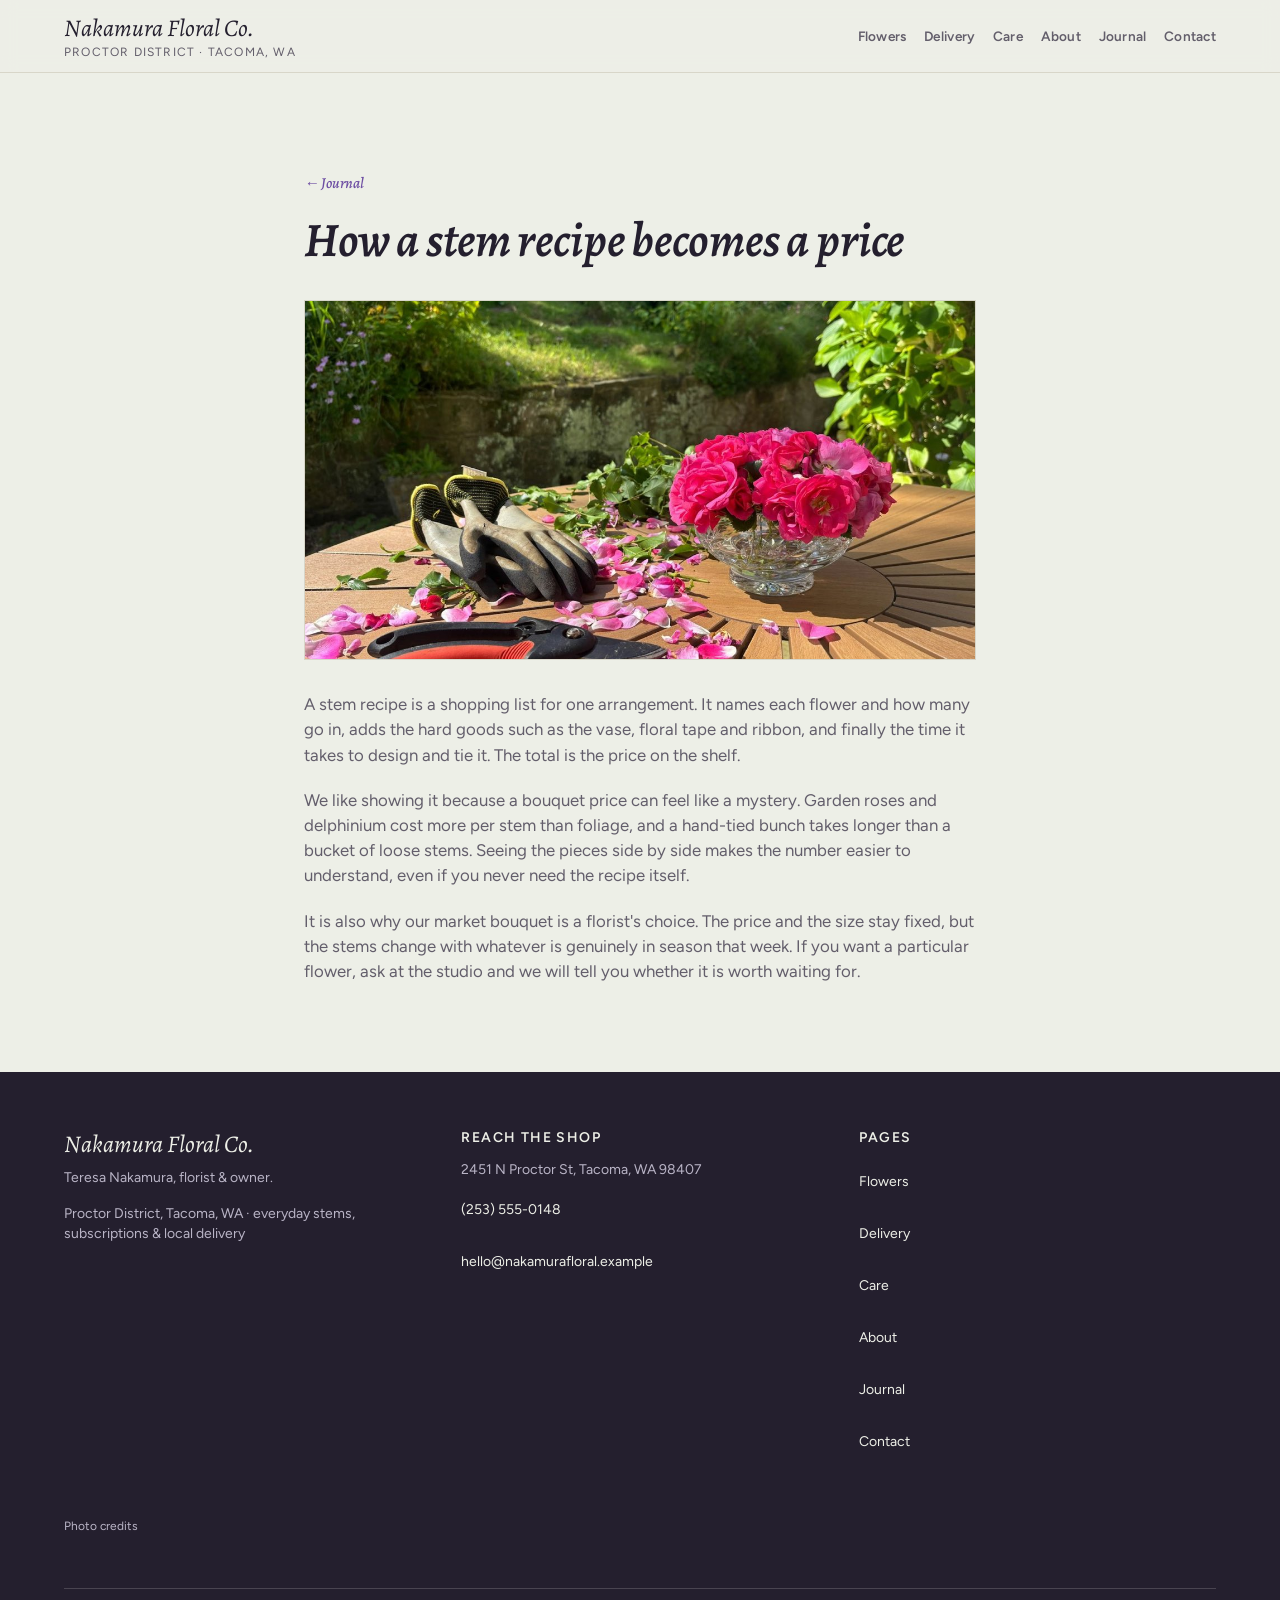
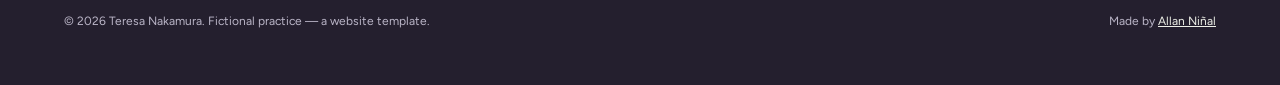
<file: journal/how-a-stem-recipe-becomes-a-price/index.html>
<!DOCTYPE html><html lang="en"> <head><meta charset="utf-8"><meta name="viewport" content="width=device-width, initial-scale=1, viewport-fit=cover"><meta name="theme-color" content="#241F2E"><title>How a stem recipe becomes a price — Nakamura Floral Co.</title><meta name="description" content="Our signature bouquet is priced from a list: every stem, the vase, tape and ribbon, and the time at the bench. Here is how to read one."><link rel="canonical" href="https://example.com/journal/how-a-stem-recipe-becomes-a-price/"><meta name="robots" content="index, follow"><meta name="author" content="Teresa Nakamura"><!-- Open Graph --><meta property="og:title" content="How a stem recipe becomes a price — Nakamura Floral Co."><meta property="og:description" content="Our signature bouquet is priced from a list: every stem, the vase, tape and ribbon, and the time at the bench. Here is how to read one."><meta property="og:url" content="https://example.com/journal/how-a-stem-recipe-becomes-a-price/"><meta property="og:type" content="website"><meta property="og:site_name" content="Nakamura Floral Co."><meta property="og:locale" content="en_US"><meta property="og:image" content="https://example.com/og-image.png"><meta property="og:image:type" content="image/png"><meta property="og:image:width" content="1200"><meta property="og:image:height" content="630"><meta property="og:image:alt" content="Nakamura Floral Co. — the vase-life math and stem-recipe pricing behind a real bouquet."><!-- Twitter / X --><meta name="twitter:card" content="summary_large_image"><meta name="twitter:title" content="How a stem recipe becomes a price — Nakamura Floral Co."><meta name="twitter:description" content="Our signature bouquet is priced from a list: every stem, the vase, tape and ribbon, and the time at the bench. Here is how to read one."><meta name="twitter:image" content="https://example.com/og-image.png"><meta name="twitter:image:alt" content="Nakamura Floral Co. — the vase-life math and stem-recipe pricing behind a real bouquet."><link rel="icon" href="../../favicon.svg" type="image/svg+xml"><link rel="alternate icon" href="../../favicon.ico"><link rel="apple-touch-icon" href="../../favicon.svg"><script type="application/ld+json">{"@context":"https://schema.org","@type":"WebSite","url":"https://example.com/","name":"Nakamura Floral Co.","description":"A Tacoma florist publishing the vase-life math and the stem-recipe pricing most shops keep behind the counter — market bouquets, subscriptions, sympathy and same-day local delivery. Skagit & Puyallup grown."}</script><script type="application/ld+json">{"@context":"https://schema.org","@type":"Florist","name":"Nakamura Floral Co.","image":"https://example.com/images/hero-florist-arranging-flowers.jpg","url":"https://example.com/","telephone":"(253) 555-0148","email":"hello@nakamurafloral.example","address":{"@type":"PostalAddress","streetAddress":"2451 N Proctor St","addressLocality":"Tacoma","addressRegion":"WA","postalCode":"98407","addressCountry":"US"},"geo":{"@type":"GeoCoordinates","latitude":47.2879,"longitude":-122.489},"openingHoursSpecification":[{"@type":"OpeningHoursSpecification","dayOfWeek":["Tuesday","Wednesday","Thursday","Friday"],"opens":"09:00","closes":"18:00"},{"@type":"OpeningHoursSpecification","dayOfWeek":["Saturday"],"opens":"09:00","closes":"16:00"}]}</script><script type="application/ld+json">{"@context":"https://schema.org","@type":"BreadcrumbList","itemListElement":[{"@type":"ListItem","position":1,"name":"Home","item":"https://example.com/"},{"@type":"ListItem","position":2,"name":"Journal","item":"https://example.com/journal/"},{"@type":"ListItem","position":3,"name":"How a stem recipe becomes a price","item":"https://example.com/journal/how-a-stem-recipe-becomes-a-price/"}]}</script><!-- The home page adds Florist + Product/Offer + Service schema here. --><link rel="stylesheet" href="../../assets/index.B2CGCdeV.css"></head> <body class="min-h-screen flex flex-col antialiased"> <a href="#main-content" class="skip-link">Skip to content</a> <header class="site-header"> <div class="container-x py-3 flex items-center justify-between gap-4"> <a href="../../index.html" class="brand flex flex-col leading-tight"> <span class="text-xl sm:text-2xl" style="font-family: var(--font-display); font-style: italic; color: var(--color-text);">Nakamura Floral Co.</span> <span class="text-xs tracking-widest uppercase" style="font-family: var(--font-body); color: var(--color-text-muted);">Proctor District &middot; Tacoma, WA</span> </a> <nav class="primary-nav" aria-label="Primary"> <a href="../../index.html#market">Flowers</a><a href="../../index.html#delivery">Delivery</a><a href="../../index.html#freshness">Care</a><a href="../../index.html#about">About</a><a href="../index.html">Journal</a><a href="../../contact/index.html">Contact</a> </nav> <details class="mobile-menu"> <summary aria-label="Menu">Menu</summary> <nav aria-label="Mobile"> <a href="../../index.html#market">Flowers</a><a href="../../index.html#delivery">Delivery</a><a href="../../index.html#freshness">Care</a><a href="../../index.html#about">About</a><a href="../index.html">Journal</a><a href="../../contact/index.html">Contact</a> </nav> </details> </div> </header> <main id="main-content" class="flex-1" tabindex="-1">  <article class="section-gap"> <div class="container-x"> <div class="max-w-2xl mx-auto"> <p class="eyebrow"><a href="../index.html" class="tap" style="color: inherit;">&larr; Journal</a></p> <h1 class="mt-2" style="font-size: clamp(2rem, 4.2vw, 3rem); font-style: italic;">How a stem recipe becomes a price</h1> <img src="../../images/workbench-signature-bouquet.jpg" alt="Fresh-cut garden roses in a glass bowl beside pruning shears and gloves on an outdoor table" width="600" height="400" decoding="async" class="w-full object-cover mt-8" style="max-height: 360px; border: 1px solid var(--color-border);"> <div class="mt-8 grid gap-5"> <p style="color: var(--color-text-muted);">A stem recipe is a shopping list for one arrangement. It names each flower and how many go in, adds the hard goods such as the vase, floral tape and ribbon, and finally the time it takes to design and tie it. The total is the price on the shelf.</p><p style="color: var(--color-text-muted);">We like showing it because a bouquet price can feel like a mystery. Garden roses and delphinium cost more per stem than foliage, and a hand-tied bunch takes longer than a bucket of loose stems. Seeing the pieces side by side makes the number easier to understand, even if you never need the recipe itself.</p><p style="color: var(--color-text-muted);">It is also why our market bouquet is a florist&#39;s choice. The price and the size stay fixed, but the stems change with whatever is genuinely in season that week. If you want a particular flower, ask at the studio and we will tell you whether it is worth waiting for.</p> </div> </div> </div> </article>  </main> <footer class="band"> <div class="container-x py-14"> <div class="grid gap-10 md:grid-cols-3"> <div> <p class="text-2xl" style="font-family: var(--font-display); font-style: italic; color: var(--color-on-band);">Nakamura Floral Co.</p> <p class="mt-2 text-sm max-w-xs" style="color: var(--color-on-band-muted);">Teresa Nakamura, florist &amp; owner.</p> <p class="mt-4 text-sm" style="color: var(--color-on-band-muted);">Proctor District, Tacoma, WA &middot; everyday stems, subscriptions &amp; local delivery</p> </div> <div> <p class="text-sm font-semibold uppercase tracking-widest" style="color: var(--color-on-band);">Reach the shop</p> <ul class="mt-3 space-y-2 text-sm" style="color: var(--color-on-band-muted);"> <li>2451 N Proctor St, Tacoma, WA 98407</li> <li><a class="tap" href="tel:+12535550148" style="color: var(--color-on-band);">(253) 555-0148</a></li> <li><a class="tap" href="mailto:hello@nakamurafloral.example" style="color: var(--color-on-band);">hello@nakamurafloral.example</a></li> </ul> </div> <div> <p class="text-sm font-semibold uppercase tracking-widest" style="color: var(--color-on-band);">Pages</p> <ul class="mt-3 space-y-2 text-sm" style="color: var(--color-on-band-muted);"> <li><a class="tap" href="../../index.html#market" style="color: var(--color-on-band);">Flowers</a></li><li><a class="tap" href="../../index.html#delivery" style="color: var(--color-on-band);">Delivery</a></li><li><a class="tap" href="../../index.html#freshness" style="color: var(--color-on-band);">Care</a></li><li><a class="tap" href="../../index.html#about" style="color: var(--color-on-band);">About</a></li><li><a class="tap" href="../index.html" style="color: var(--color-on-band);">Journal</a></li><li><a class="tap" href="../../contact/index.html" style="color: var(--color-on-band);">Contact</a></li> </ul> </div> </div> <!-- Photo credits. Required while you use the demo photos (Unsplash asks for
         the photographer and a link). Delete this whole <details> block once you
         have replaced the photos with your own. --> <details class="photo-credits mt-10 text-xs" data-photo-credits> <summary>Photo credits</summary> <p class="mt-2">
Demo photographs from <a href="https://unsplash.com/?utm_source=allanninal_dev&utm_medium=referral">Unsplash</a>. Replace them, and these credits, with your own before launch.
</p> <ul class="mt-2 space-y-1"> <li>Florist at work: Photo by <a href="https://unsplash.com/@artsyvibes?utm_source=allanninal_dev&utm_medium=referral">Artsy Vibes</a> on <a href="https://unsplash.com/photos/5yYuBoXpBUI?utm_source=allanninal_dev&utm_medium=referral">Unsplash</a></li><li>This week&#39;s stems: Photo by <a href="https://unsplash.com/@alisaanton?utm_source=allanninal_dev&utm_medium=referral">Alisa Anton</a> on <a href="https://unsplash.com/photos/D4Blldtly00?utm_source=allanninal_dev&utm_medium=referral">Unsplash</a></li><li>Market bouquet: Photo by <a href="https://unsplash.com/@lightrisephoto?utm_source=allanninal_dev&utm_medium=referral">Devon Divine</a> on <a href="https://unsplash.com/photos/u2ast8gVEzw?utm_source=allanninal_dev&utm_medium=referral">Unsplash</a></li><li>Recutting on arrival: Photo by <a href="https://unsplash.com/@feeypflanzen?utm_source=allanninal_dev&utm_medium=referral">feey</a> on <a href="https://unsplash.com/photos/qC194TsGzlc?utm_source=allanninal_dev&utm_medium=referral">Unsplash</a></li><li>Ready for delivery: Photo by <a href="https://unsplash.com/@anniespratt?utm_source=allanninal_dev&utm_medium=referral">Annie Spratt</a> on <a href="https://unsplash.com/photos/KQ6sO8m1ZDE?utm_source=allanninal_dev&utm_medium=referral">Unsplash</a></li><li>A weekly delivery: Photo by <a href="https://unsplash.com/@thepaintedsquarejessica?utm_source=allanninal_dev&utm_medium=referral">Jessica Lewis</a> on <a href="https://unsplash.com/photos/5bo4F8xQngc?utm_source=allanninal_dev&utm_medium=referral">Unsplash</a></li><li>White dahlias: Photo by <a href="https://unsplash.com/@sarahcreates?utm_source=allanninal_dev&utm_medium=referral">SarahCreates</a> on <a href="https://unsplash.com/photos/yCyvS19m82E?utm_source=allanninal_dev&utm_medium=referral">Unsplash</a></li><li>The stems behind the recipe: Photo by <a href="https://unsplash.com/@msmelaniesykes?utm_source=allanninal_dev&utm_medium=referral">Melanie Sykes</a> on <a href="https://unsplash.com/photos/McaP2qZG4jc?utm_source=allanninal_dev&utm_medium=referral">Unsplash</a></li><li>Wrapped to travel: Photo by <a href="https://unsplash.com/@vvvvvvictoria?utm_source=allanninal_dev&utm_medium=referral">Viktoriia Nechepurenko</a> on <a href="https://unsplash.com/photos/OKeibxllhv8?utm_source=allanninal_dev&utm_medium=referral">Unsplash</a></li><li>Dahlia field: Photo by <a href="https://unsplash.com/@antzellie?utm_source=allanninal_dev&utm_medium=referral">Antzel Theron</a> on <a href="https://unsplash.com/photos/D7mUwrijJ1U?utm_source=allanninal_dev&utm_medium=referral">Unsplash</a></li> </ul> </details> <div class="mt-10 pt-6 border-t flex flex-col gap-3 sm:flex-row sm:items-center sm:justify-between" style="border-color: rgba(237,239,231,0.18);"> <p class="text-xs" style="color: var(--color-on-band-muted);">
&copy; 2026 Teresa Nakamura. Fictional practice &mdash; a website template.
</p> <div class="flex items-center gap-4">  <p class="maker-credit text-xs">
Made by <a href="#">Allan Ni&ntilde;al</a> </p> </div> </div> </div> </footer>  </body></html>
</file>
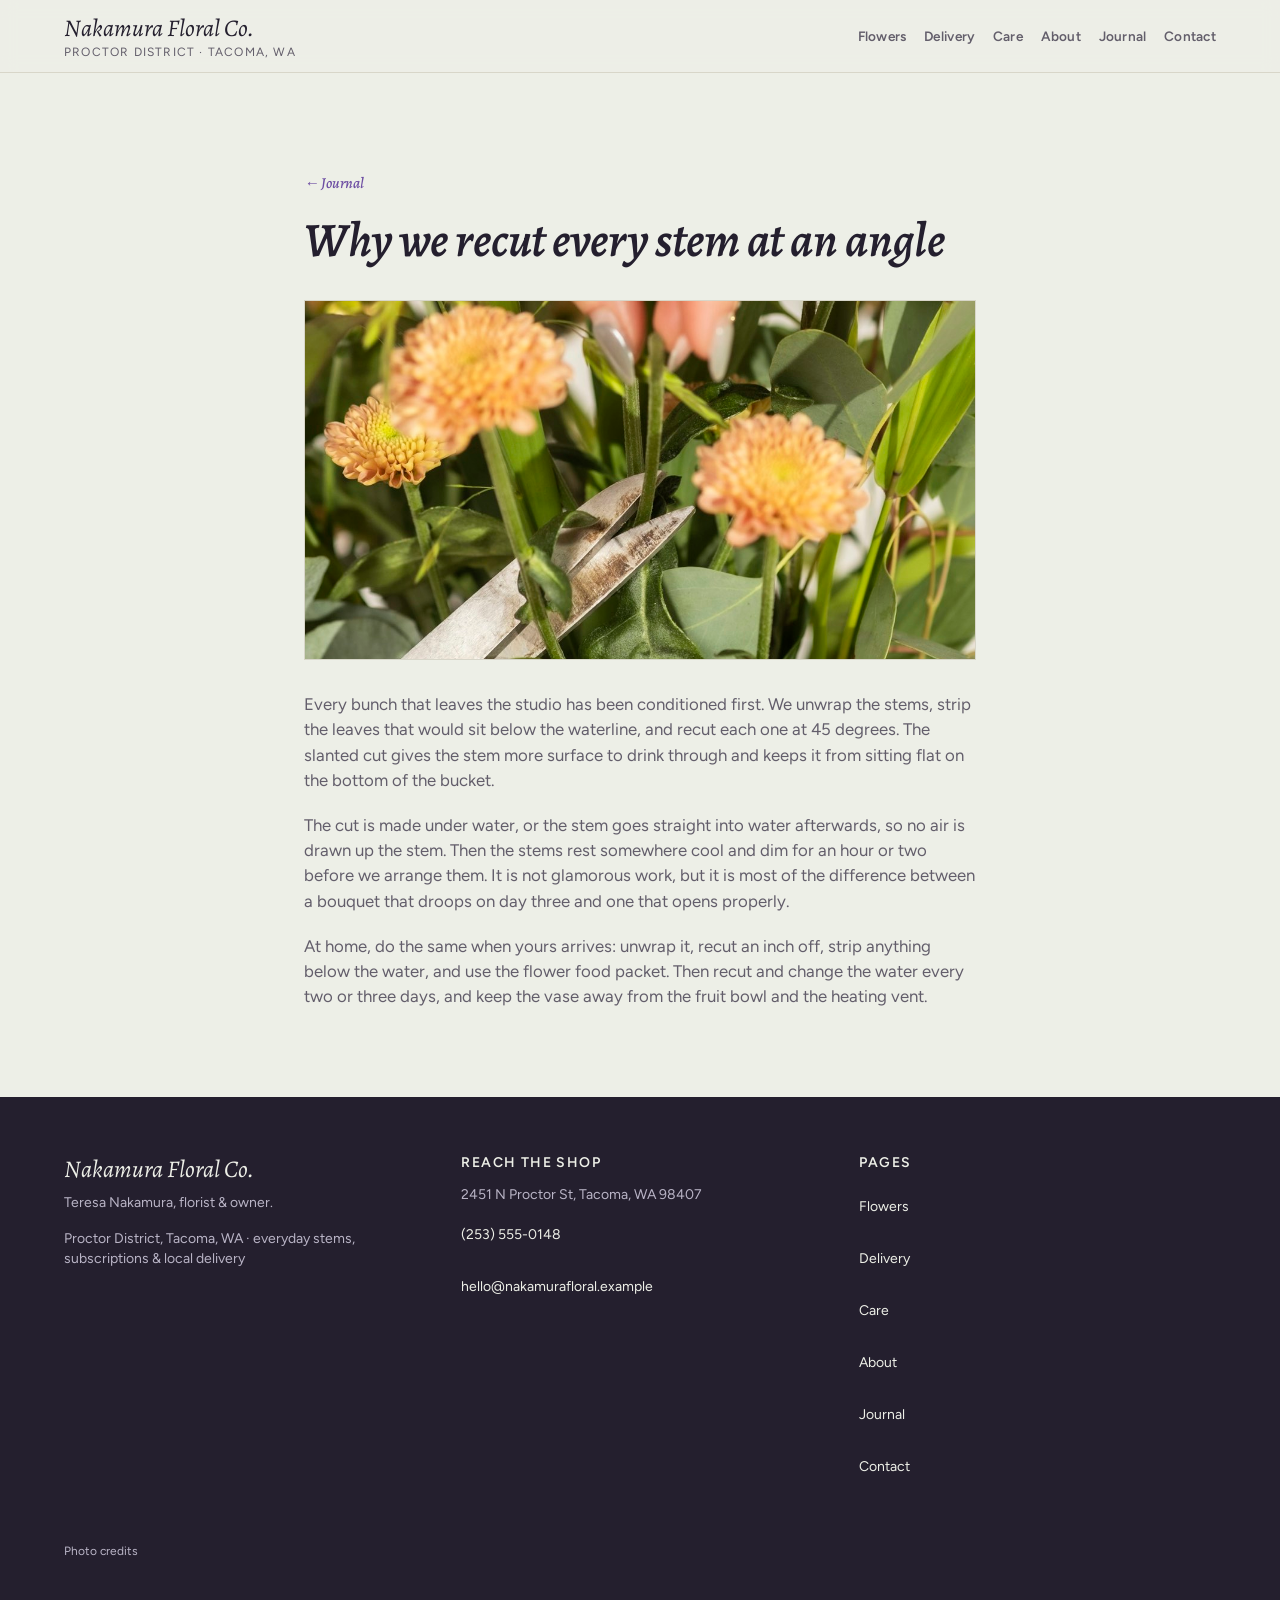
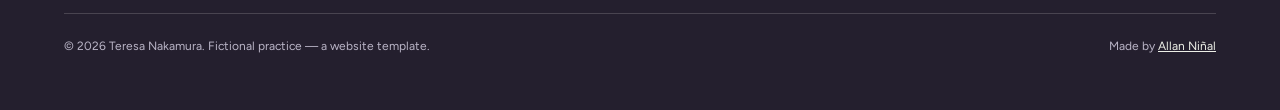
<file: journal/recut-every-stem-at-an-angle/index.html>
<!DOCTYPE html><html lang="en"> <head><meta charset="utf-8"><meta name="viewport" content="width=device-width, initial-scale=1, viewport-fit=cover"><meta name="theme-color" content="#241F2E"><title>Why we recut every stem at an angle — Nakamura Floral Co.</title><meta name="description" content="The first few minutes after a bouquet arrives decide how long it lasts. Here is what we do at the bench, and what to do at home."><link rel="canonical" href="https://example.com/journal/recut-every-stem-at-an-angle/"><meta name="robots" content="index, follow"><meta name="author" content="Teresa Nakamura"><!-- Open Graph --><meta property="og:title" content="Why we recut every stem at an angle — Nakamura Floral Co."><meta property="og:description" content="The first few minutes after a bouquet arrives decide how long it lasts. Here is what we do at the bench, and what to do at home."><meta property="og:url" content="https://example.com/journal/recut-every-stem-at-an-angle/"><meta property="og:type" content="website"><meta property="og:site_name" content="Nakamura Floral Co."><meta property="og:locale" content="en_US"><meta property="og:image" content="https://example.com/og-image.png"><meta property="og:image:type" content="image/png"><meta property="og:image:width" content="1200"><meta property="og:image:height" content="630"><meta property="og:image:alt" content="Nakamura Floral Co. — the vase-life math and stem-recipe pricing behind a real bouquet."><!-- Twitter / X --><meta name="twitter:card" content="summary_large_image"><meta name="twitter:title" content="Why we recut every stem at an angle — Nakamura Floral Co."><meta name="twitter:description" content="The first few minutes after a bouquet arrives decide how long it lasts. Here is what we do at the bench, and what to do at home."><meta name="twitter:image" content="https://example.com/og-image.png"><meta name="twitter:image:alt" content="Nakamura Floral Co. — the vase-life math and stem-recipe pricing behind a real bouquet."><link rel="icon" href="../../favicon.svg" type="image/svg+xml"><link rel="alternate icon" href="../../favicon.ico"><link rel="apple-touch-icon" href="../../favicon.svg"><script type="application/ld+json">{"@context":"https://schema.org","@type":"WebSite","url":"https://example.com/","name":"Nakamura Floral Co.","description":"A Tacoma florist publishing the vase-life math and the stem-recipe pricing most shops keep behind the counter — market bouquets, subscriptions, sympathy and same-day local delivery. Skagit & Puyallup grown."}</script><script type="application/ld+json">{"@context":"https://schema.org","@type":"Florist","name":"Nakamura Floral Co.","image":"https://example.com/images/hero-florist-arranging-flowers.jpg","url":"https://example.com/","telephone":"(253) 555-0148","email":"hello@nakamurafloral.example","address":{"@type":"PostalAddress","streetAddress":"2451 N Proctor St","addressLocality":"Tacoma","addressRegion":"WA","postalCode":"98407","addressCountry":"US"},"geo":{"@type":"GeoCoordinates","latitude":47.2879,"longitude":-122.489},"openingHoursSpecification":[{"@type":"OpeningHoursSpecification","dayOfWeek":["Tuesday","Wednesday","Thursday","Friday"],"opens":"09:00","closes":"18:00"},{"@type":"OpeningHoursSpecification","dayOfWeek":["Saturday"],"opens":"09:00","closes":"16:00"}]}</script><script type="application/ld+json">{"@context":"https://schema.org","@type":"BreadcrumbList","itemListElement":[{"@type":"ListItem","position":1,"name":"Home","item":"https://example.com/"},{"@type":"ListItem","position":2,"name":"Journal","item":"https://example.com/journal/"},{"@type":"ListItem","position":3,"name":"Why we recut every stem at an angle","item":"https://example.com/journal/recut-every-stem-at-an-angle/"}]}</script><!-- The home page adds Florist + Product/Offer + Service schema here. --><link rel="stylesheet" href="../../assets/index.B2CGCdeV.css"></head> <body class="min-h-screen flex flex-col antialiased"> <a href="#main-content" class="skip-link">Skip to content</a> <header class="site-header"> <div class="container-x py-3 flex items-center justify-between gap-4"> <a href="../../index.html" class="brand flex flex-col leading-tight"> <span class="text-xl sm:text-2xl" style="font-family: var(--font-display); font-style: italic; color: var(--color-text);">Nakamura Floral Co.</span> <span class="text-xs tracking-widest uppercase" style="font-family: var(--font-body); color: var(--color-text-muted);">Proctor District &middot; Tacoma, WA</span> </a> <nav class="primary-nav" aria-label="Primary"> <a href="../../index.html#market">Flowers</a><a href="../../index.html#delivery">Delivery</a><a href="../../index.html#freshness">Care</a><a href="../../index.html#about">About</a><a href="../index.html">Journal</a><a href="../../contact/index.html">Contact</a> </nav> <details class="mobile-menu"> <summary aria-label="Menu">Menu</summary> <nav aria-label="Mobile"> <a href="../../index.html#market">Flowers</a><a href="../../index.html#delivery">Delivery</a><a href="../../index.html#freshness">Care</a><a href="../../index.html#about">About</a><a href="../index.html">Journal</a><a href="../../contact/index.html">Contact</a> </nav> </details> </div> </header> <main id="main-content" class="flex-1" tabindex="-1">  <article class="section-gap"> <div class="container-x"> <div class="max-w-2xl mx-auto"> <p class="eyebrow"><a href="../index.html" class="tap" style="color: inherit;">&larr; Journal</a></p> <h1 class="mt-2" style="font-size: clamp(2rem, 4.2vw, 3rem); font-style: italic;">Why we recut every stem at an angle</h1> <img src="../../images/conditioning-trim-stems.jpg" alt="A pair of scissors trimming the stem of an orange chrysanthemum bloom, held among other cut stems" width="600" height="400" decoding="async" class="w-full object-cover mt-8" style="max-height: 360px; border: 1px solid var(--color-border);"> <div class="mt-8 grid gap-5"> <p style="color: var(--color-text-muted);">Every bunch that leaves the studio has been conditioned first. We unwrap the stems, strip the leaves that would sit below the waterline, and recut each one at 45 degrees. The slanted cut gives the stem more surface to drink through and keeps it from sitting flat on the bottom of the bucket.</p><p style="color: var(--color-text-muted);">The cut is made under water, or the stem goes straight into water afterwards, so no air is drawn up the stem. Then the stems rest somewhere cool and dim for an hour or two before we arrange them. It is not glamorous work, but it is most of the difference between a bouquet that droops on day three and one that opens properly.</p><p style="color: var(--color-text-muted);">At home, do the same when yours arrives: unwrap it, recut an inch off, strip anything below the water, and use the flower food packet. Then recut and change the water every two or three days, and keep the vase away from the fruit bowl and the heating vent.</p> </div> </div> </div> </article>  </main> <footer class="band"> <div class="container-x py-14"> <div class="grid gap-10 md:grid-cols-3"> <div> <p class="text-2xl" style="font-family: var(--font-display); font-style: italic; color: var(--color-on-band);">Nakamura Floral Co.</p> <p class="mt-2 text-sm max-w-xs" style="color: var(--color-on-band-muted);">Teresa Nakamura, florist &amp; owner.</p> <p class="mt-4 text-sm" style="color: var(--color-on-band-muted);">Proctor District, Tacoma, WA &middot; everyday stems, subscriptions &amp; local delivery</p> </div> <div> <p class="text-sm font-semibold uppercase tracking-widest" style="color: var(--color-on-band);">Reach the shop</p> <ul class="mt-3 space-y-2 text-sm" style="color: var(--color-on-band-muted);"> <li>2451 N Proctor St, Tacoma, WA 98407</li> <li><a class="tap" href="tel:+12535550148" style="color: var(--color-on-band);">(253) 555-0148</a></li> <li><a class="tap" href="mailto:hello@nakamurafloral.example" style="color: var(--color-on-band);">hello@nakamurafloral.example</a></li> </ul> </div> <div> <p class="text-sm font-semibold uppercase tracking-widest" style="color: var(--color-on-band);">Pages</p> <ul class="mt-3 space-y-2 text-sm" style="color: var(--color-on-band-muted);"> <li><a class="tap" href="../../index.html#market" style="color: var(--color-on-band);">Flowers</a></li><li><a class="tap" href="../../index.html#delivery" style="color: var(--color-on-band);">Delivery</a></li><li><a class="tap" href="../../index.html#freshness" style="color: var(--color-on-band);">Care</a></li><li><a class="tap" href="../../index.html#about" style="color: var(--color-on-band);">About</a></li><li><a class="tap" href="../index.html" style="color: var(--color-on-band);">Journal</a></li><li><a class="tap" href="../../contact/index.html" style="color: var(--color-on-band);">Contact</a></li> </ul> </div> </div> <!-- Photo credits. Required while you use the demo photos (Unsplash asks for
         the photographer and a link). Delete this whole <details> block once you
         have replaced the photos with your own. --> <details class="photo-credits mt-10 text-xs" data-photo-credits> <summary>Photo credits</summary> <p class="mt-2">
Demo photographs from <a href="https://unsplash.com/?utm_source=allanninal_dev&utm_medium=referral">Unsplash</a>. Replace them, and these credits, with your own before launch.
</p> <ul class="mt-2 space-y-1"> <li>Florist at work: Photo by <a href="https://unsplash.com/@artsyvibes?utm_source=allanninal_dev&utm_medium=referral">Artsy Vibes</a> on <a href="https://unsplash.com/photos/5yYuBoXpBUI?utm_source=allanninal_dev&utm_medium=referral">Unsplash</a></li><li>This week&#39;s stems: Photo by <a href="https://unsplash.com/@alisaanton?utm_source=allanninal_dev&utm_medium=referral">Alisa Anton</a> on <a href="https://unsplash.com/photos/D4Blldtly00?utm_source=allanninal_dev&utm_medium=referral">Unsplash</a></li><li>Market bouquet: Photo by <a href="https://unsplash.com/@lightrisephoto?utm_source=allanninal_dev&utm_medium=referral">Devon Divine</a> on <a href="https://unsplash.com/photos/u2ast8gVEzw?utm_source=allanninal_dev&utm_medium=referral">Unsplash</a></li><li>Recutting on arrival: Photo by <a href="https://unsplash.com/@feeypflanzen?utm_source=allanninal_dev&utm_medium=referral">feey</a> on <a href="https://unsplash.com/photos/qC194TsGzlc?utm_source=allanninal_dev&utm_medium=referral">Unsplash</a></li><li>Ready for delivery: Photo by <a href="https://unsplash.com/@anniespratt?utm_source=allanninal_dev&utm_medium=referral">Annie Spratt</a> on <a href="https://unsplash.com/photos/KQ6sO8m1ZDE?utm_source=allanninal_dev&utm_medium=referral">Unsplash</a></li><li>A weekly delivery: Photo by <a href="https://unsplash.com/@thepaintedsquarejessica?utm_source=allanninal_dev&utm_medium=referral">Jessica Lewis</a> on <a href="https://unsplash.com/photos/5bo4F8xQngc?utm_source=allanninal_dev&utm_medium=referral">Unsplash</a></li><li>White dahlias: Photo by <a href="https://unsplash.com/@sarahcreates?utm_source=allanninal_dev&utm_medium=referral">SarahCreates</a> on <a href="https://unsplash.com/photos/yCyvS19m82E?utm_source=allanninal_dev&utm_medium=referral">Unsplash</a></li><li>The stems behind the recipe: Photo by <a href="https://unsplash.com/@msmelaniesykes?utm_source=allanninal_dev&utm_medium=referral">Melanie Sykes</a> on <a href="https://unsplash.com/photos/McaP2qZG4jc?utm_source=allanninal_dev&utm_medium=referral">Unsplash</a></li><li>Wrapped to travel: Photo by <a href="https://unsplash.com/@vvvvvvictoria?utm_source=allanninal_dev&utm_medium=referral">Viktoriia Nechepurenko</a> on <a href="https://unsplash.com/photos/OKeibxllhv8?utm_source=allanninal_dev&utm_medium=referral">Unsplash</a></li><li>Dahlia field: Photo by <a href="https://unsplash.com/@antzellie?utm_source=allanninal_dev&utm_medium=referral">Antzel Theron</a> on <a href="https://unsplash.com/photos/D7mUwrijJ1U?utm_source=allanninal_dev&utm_medium=referral">Unsplash</a></li> </ul> </details> <div class="mt-10 pt-6 border-t flex flex-col gap-3 sm:flex-row sm:items-center sm:justify-between" style="border-color: rgba(237,239,231,0.18);"> <p class="text-xs" style="color: var(--color-on-band-muted);">
&copy; 2026 Teresa Nakamura. Fictional practice &mdash; a website template.
</p> <div class="flex items-center gap-4">  <p class="maker-credit text-xs">
Made by <a href="#">Allan Ni&ntilde;al</a> </p> </div> </div> </div> </footer>  </body></html>
</file>
<file: assets/index.B2CGCdeV.css>
@font-face{font-family:Alegreya;font-style:normal;font-display:swap;font-weight:400;src:url(./alegreya-cyrillic-ext-400-normal.DN8azYTI.woff2) format("woff2"),url(./alegreya-cyrillic-ext-400-normal.Cj1kF6KR.woff) format("woff");unicode-range:U+0460-052F,U+1C80-1C8A,U+20B4,U+2DE0-2DFF,U+A640-A69F,U+FE2E-FE2F}@font-face{font-family:Alegreya;font-style:normal;font-display:swap;font-weight:400;src:url(./alegreya-cyrillic-400-normal.72Io3whm.woff2) format("woff2"),url(./alegreya-cyrillic-400-normal.VT77nruV.woff) format("woff");unicode-range:U+0301,U+0400-045F,U+0490-0491,U+04B0-04B1,U+2116}@font-face{font-family:Alegreya;font-style:normal;font-display:swap;font-weight:400;src:url(./alegreya-greek-ext-400-normal.ueNFnE5s.woff2) format("woff2"),url(./alegreya-greek-ext-400-normal.UcF-MPys.woff) format("woff");unicode-range:U+1F00-1FFF}@font-face{font-family:Alegreya;font-style:normal;font-display:swap;font-weight:400;src:url(./alegreya-greek-400-normal.BI7tMDVB.woff2) format("woff2"),url(./alegreya-greek-400-normal.BTnTTGc4.woff) format("woff");unicode-range:U+0370-0377,U+037A-037F,U+0384-038A,U+038C,U+038E-03A1,U+03A3-03FF}@font-face{font-family:Alegreya;font-style:normal;font-display:swap;font-weight:400;src:url(./alegreya-vietnamese-400-normal.D8CgJdBg.woff2) format("woff2"),url(./alegreya-vietnamese-400-normal.D-Jsyxvv.woff) format("woff");unicode-range:U+0102-0103,U+0110-0111,U+0128-0129,U+0168-0169,U+01A0-01A1,U+01AF-01B0,U+0300-0301,U+0303-0304,U+0308-0309,U+0323,U+0329,U+1EA0-1EF9,U+20AB}@font-face{font-family:Alegreya;font-style:normal;font-display:swap;font-weight:400;src:url(./alegreya-latin-ext-400-normal.BJ1luULk.woff2) format("woff2"),url(./alegreya-latin-ext-400-normal.I24-Fo_X.woff) format("woff");unicode-range:U+0100-02BA,U+02BD-02C5,U+02C7-02CC,U+02CE-02D7,U+02DD-02FF,U+0304,U+0308,U+0329,U+1D00-1DBF,U+1E00-1E9F,U+1EF2-1EFF,U+2020,U+20A0-20AB,U+20AD-20C0,U+2113,U+2C60-2C7F,U+A720-A7FF}@font-face{font-family:Alegreya;font-style:normal;font-display:swap;font-weight:400;src:url(./alegreya-latin-400-normal.BLlBRtDv.woff2) format("woff2"),url(./alegreya-latin-400-normal.BuQWlRPA.woff) format("woff");unicode-range:U+0000-00FF,U+0131,U+0152-0153,U+02BB-02BC,U+02C6,U+02DA,U+02DC,U+0304,U+0308,U+0329,U+2000-206F,U+20AC,U+2122,U+2191,U+2193,U+2212,U+2215,U+FEFF,U+FFFD}@font-face{font-family:Alegreya;font-style:normal;font-display:swap;font-weight:500;src:url(./alegreya-cyrillic-ext-500-normal.BIfGEemn.woff2) format("woff2"),url(./alegreya-cyrillic-ext-500-normal.BMQ-IlQd.woff) format("woff");unicode-range:U+0460-052F,U+1C80-1C8A,U+20B4,U+2DE0-2DFF,U+A640-A69F,U+FE2E-FE2F}@font-face{font-family:Alegreya;font-style:normal;font-display:swap;font-weight:500;src:url(./alegreya-cyrillic-500-normal.uJUgykjJ.woff2) format("woff2"),url(./alegreya-cyrillic-500-normal.h-VttLAG.woff) format("woff");unicode-range:U+0301,U+0400-045F,U+0490-0491,U+04B0-04B1,U+2116}@font-face{font-family:Alegreya;font-style:normal;font-display:swap;font-weight:500;src:url(./alegreya-greek-ext-500-normal.CpSZDjmq.woff2) format("woff2"),url(./alegreya-greek-ext-500-normal.DzZMWm6Q.woff) format("woff");unicode-range:U+1F00-1FFF}@font-face{font-family:Alegreya;font-style:normal;font-display:swap;font-weight:500;src:url(./alegreya-greek-500-normal.Cs_YSU_p.woff2) format("woff2"),url(./alegreya-greek-500-normal.DSAlufuP.woff) format("woff");unicode-range:U+0370-0377,U+037A-037F,U+0384-038A,U+038C,U+038E-03A1,U+03A3-03FF}@font-face{font-family:Alegreya;font-style:normal;font-display:swap;font-weight:500;src:url(./alegreya-vietnamese-500-normal.1pKrKpC8.woff2) format("woff2"),url(./alegreya-vietnamese-500-normal.Bulx4Dj7.woff) format("woff");unicode-range:U+0102-0103,U+0110-0111,U+0128-0129,U+0168-0169,U+01A0-01A1,U+01AF-01B0,U+0300-0301,U+0303-0304,U+0308-0309,U+0323,U+0329,U+1EA0-1EF9,U+20AB}@font-face{font-family:Alegreya;font-style:normal;font-display:swap;font-weight:500;src:url(./alegreya-latin-ext-500-normal.B_6HdrEK.woff2) format("woff2"),url(./alegreya-latin-ext-500-normal.BXZj8mwG.woff) format("woff");unicode-range:U+0100-02BA,U+02BD-02C5,U+02C7-02CC,U+02CE-02D7,U+02DD-02FF,U+0304,U+0308,U+0329,U+1D00-1DBF,U+1E00-1E9F,U+1EF2-1EFF,U+2020,U+20A0-20AB,U+20AD-20C0,U+2113,U+2C60-2C7F,U+A720-A7FF}@font-face{font-family:Alegreya;font-style:normal;font-display:swap;font-weight:500;src:url(./alegreya-latin-500-normal.C25lLdV_.woff2) format("woff2"),url(./alegreya-latin-500-normal.B7TqNLeg.woff) format("woff");unicode-range:U+0000-00FF,U+0131,U+0152-0153,U+02BB-02BC,U+02C6,U+02DA,U+02DC,U+0304,U+0308,U+0329,U+2000-206F,U+20AC,U+2122,U+2191,U+2193,U+2212,U+2215,U+FEFF,U+FFFD}@font-face{font-family:Alegreya;font-style:normal;font-display:swap;font-weight:600;src:url(./alegreya-cyrillic-ext-600-normal.B7QPM3vE.woff2) format("woff2"),url(./alegreya-cyrillic-ext-600-normal.FxYQreBn.woff) format("woff");unicode-range:U+0460-052F,U+1C80-1C8A,U+20B4,U+2DE0-2DFF,U+A640-A69F,U+FE2E-FE2F}@font-face{font-family:Alegreya;font-style:normal;font-display:swap;font-weight:600;src:url(./alegreya-cyrillic-600-normal.BR3Uo04X.woff2) format("woff2"),url(./alegreya-cyrillic-600-normal.CPGmphyD.woff) format("woff");unicode-range:U+0301,U+0400-045F,U+0490-0491,U+04B0-04B1,U+2116}@font-face{font-family:Alegreya;font-style:normal;font-display:swap;font-weight:600;src:url(./alegreya-greek-ext-600-normal.BLBQCDBp.woff2) format("woff2"),url(./alegreya-greek-ext-600-normal.lbo5m9Hv.woff) format("woff");unicode-range:U+1F00-1FFF}@font-face{font-family:Alegreya;font-style:normal;font-display:swap;font-weight:600;src:url(./alegreya-greek-600-normal.D4zUWKuR.woff2) format("woff2"),url(./alegreya-greek-600-normal.KiLOcebc.woff) format("woff");unicode-range:U+0370-0377,U+037A-037F,U+0384-038A,U+038C,U+038E-03A1,U+03A3-03FF}@font-face{font-family:Alegreya;font-style:normal;font-display:swap;font-weight:600;src:url(./alegreya-vietnamese-600-normal.DEsoY4JG.woff2) format("woff2"),url(./alegreya-vietnamese-600-normal.DXCvCrGy.woff) format("woff");unicode-range:U+0102-0103,U+0110-0111,U+0128-0129,U+0168-0169,U+01A0-01A1,U+01AF-01B0,U+0300-0301,U+0303-0304,U+0308-0309,U+0323,U+0329,U+1EA0-1EF9,U+20AB}@font-face{font-family:Alegreya;font-style:normal;font-display:swap;font-weight:600;src:url(./alegreya-latin-ext-600-normal.CDdhKDsc.woff2) format("woff2"),url(./alegreya-latin-ext-600-normal.BPrSHx0a.woff) format("woff");unicode-range:U+0100-02BA,U+02BD-02C5,U+02C7-02CC,U+02CE-02D7,U+02DD-02FF,U+0304,U+0308,U+0329,U+1D00-1DBF,U+1E00-1E9F,U+1EF2-1EFF,U+2020,U+20A0-20AB,U+20AD-20C0,U+2113,U+2C60-2C7F,U+A720-A7FF}@font-face{font-family:Alegreya;font-style:normal;font-display:swap;font-weight:600;src:url(./alegreya-latin-600-normal.BeiX5Wwc.woff2) format("woff2"),url(./alegreya-latin-600-normal.BWmAhYVc.woff) format("woff");unicode-range:U+0000-00FF,U+0131,U+0152-0153,U+02BB-02BC,U+02C6,U+02DA,U+02DC,U+0304,U+0308,U+0329,U+2000-206F,U+20AC,U+2122,U+2191,U+2193,U+2212,U+2215,U+FEFF,U+FFFD}@font-face{font-family:Alegreya;font-style:normal;font-display:swap;font-weight:700;src:url(./alegreya-cyrillic-ext-700-normal.Dx8o6fqX.woff2) format("woff2"),url(./alegreya-cyrillic-ext-700-normal.A6q6xEOT.woff) format("woff");unicode-range:U+0460-052F,U+1C80-1C8A,U+20B4,U+2DE0-2DFF,U+A640-A69F,U+FE2E-FE2F}@font-face{font-family:Alegreya;font-style:normal;font-display:swap;font-weight:700;src:url(./alegreya-cyrillic-700-normal.Bftrb-m-.woff2) format("woff2"),url(./alegreya-cyrillic-700-normal._o_NBoYw.woff) format("woff");unicode-range:U+0301,U+0400-045F,U+0490-0491,U+04B0-04B1,U+2116}@font-face{font-family:Alegreya;font-style:normal;font-display:swap;font-weight:700;src:url(./alegreya-greek-ext-700-normal.DzPShcR4.woff2) format("woff2"),url(./alegreya-greek-ext-700-normal.DQPzd-kK.woff) format("woff");unicode-range:U+1F00-1FFF}@font-face{font-family:Alegreya;font-style:normal;font-display:swap;font-weight:700;src:url(./alegreya-greek-700-normal.ByoPpMZf.woff2) format("woff2"),url(./alegreya-greek-700-normal.mWQ2Ne64.woff) format("woff");unicode-range:U+0370-0377,U+037A-037F,U+0384-038A,U+038C,U+038E-03A1,U+03A3-03FF}@font-face{font-family:Alegreya;font-style:normal;font-display:swap;font-weight:700;src:url(./alegreya-vietnamese-700-normal.CvM8am9u.woff2) format("woff2"),url(./alegreya-vietnamese-700-normal.CdvEC7Dz.woff) format("woff");unicode-range:U+0102-0103,U+0110-0111,U+0128-0129,U+0168-0169,U+01A0-01A1,U+01AF-01B0,U+0300-0301,U+0303-0304,U+0308-0309,U+0323,U+0329,U+1EA0-1EF9,U+20AB}@font-face{font-family:Alegreya;font-style:normal;font-display:swap;font-weight:700;src:url(./alegreya-latin-ext-700-normal.CEFih5UF.woff2) format("woff2"),url(./alegreya-latin-ext-700-normal.B6bzkdlx.woff) format("woff");unicode-range:U+0100-02BA,U+02BD-02C5,U+02C7-02CC,U+02CE-02D7,U+02DD-02FF,U+0304,U+0308,U+0329,U+1D00-1DBF,U+1E00-1E9F,U+1EF2-1EFF,U+2020,U+20A0-20AB,U+20AD-20C0,U+2113,U+2C60-2C7F,U+A720-A7FF}@font-face{font-family:Alegreya;font-style:normal;font-display:swap;font-weight:700;src:url(./alegreya-latin-700-normal.Vpz_43wJ.woff2) format("woff2"),url(./alegreya-latin-700-normal.BS7r-qZs.woff) format("woff");unicode-range:U+0000-00FF,U+0131,U+0152-0153,U+02BB-02BC,U+02C6,U+02DA,U+02DC,U+0304,U+0308,U+0329,U+2000-206F,U+20AC,U+2122,U+2191,U+2193,U+2212,U+2215,U+FEFF,U+FFFD}@font-face{font-family:Alegreya;font-style:italic;font-display:swap;font-weight:400;src:url(./alegreya-cyrillic-ext-400-italic.CJ53xJ73.woff2) format("woff2"),url(./alegreya-cyrillic-ext-400-italic.281qz-PX.woff) format("woff");unicode-range:U+0460-052F,U+1C80-1C8A,U+20B4,U+2DE0-2DFF,U+A640-A69F,U+FE2E-FE2F}@font-face{font-family:Alegreya;font-style:italic;font-display:swap;font-weight:400;src:url(./alegreya-cyrillic-400-italic.CzOFVsaV.woff2) format("woff2"),url(./alegreya-cyrillic-400-italic.DSxbt1-2.woff) format("woff");unicode-range:U+0301,U+0400-045F,U+0490-0491,U+04B0-04B1,U+2116}@font-face{font-family:Alegreya;font-style:italic;font-display:swap;font-weight:400;src:url(./alegreya-greek-ext-400-italic.BqZ1xVE4.woff2) format("woff2"),url(./alegreya-greek-ext-400-italic.EKR1I7m6.woff) format("woff");unicode-range:U+1F00-1FFF}@font-face{font-family:Alegreya;font-style:italic;font-display:swap;font-weight:400;src:url(./alegreya-greek-400-italic.DpcfyKEk.woff2) format("woff2"),url(./alegreya-greek-400-italic.D9g29fJh.woff) format("woff");unicode-range:U+0370-0377,U+037A-037F,U+0384-038A,U+038C,U+038E-03A1,U+03A3-03FF}@font-face{font-family:Alegreya;font-style:italic;font-display:swap;font-weight:400;src:url(./alegreya-vietnamese-400-italic.CJsk7YCA.woff2) format("woff2"),url(./alegreya-vietnamese-400-italic.DD2hiUnx.woff) format("woff");unicode-range:U+0102-0103,U+0110-0111,U+0128-0129,U+0168-0169,U+01A0-01A1,U+01AF-01B0,U+0300-0301,U+0303-0304,U+0308-0309,U+0323,U+0329,U+1EA0-1EF9,U+20AB}@font-face{font-family:Alegreya;font-style:italic;font-display:swap;font-weight:400;src:url(./alegreya-latin-ext-400-italic.Cf8WgXZg.woff2) format("woff2"),url(./alegreya-latin-ext-400-italic.BQgzjtbe.woff) format("woff");unicode-range:U+0100-02BA,U+02BD-02C5,U+02C7-02CC,U+02CE-02D7,U+02DD-02FF,U+0304,U+0308,U+0329,U+1D00-1DBF,U+1E00-1E9F,U+1EF2-1EFF,U+2020,U+20A0-20AB,U+20AD-20C0,U+2113,U+2C60-2C7F,U+A720-A7FF}@font-face{font-family:Alegreya;font-style:italic;font-display:swap;font-weight:400;src:url(./alegreya-latin-400-italic.BXpar-rJ.woff2) format("woff2"),url(./alegreya-latin-400-italic.CJvUQvZT.woff) format("woff");unicode-range:U+0000-00FF,U+0131,U+0152-0153,U+02BB-02BC,U+02C6,U+02DA,U+02DC,U+0304,U+0308,U+0329,U+2000-206F,U+20AC,U+2122,U+2191,U+2193,U+2212,U+2215,U+FEFF,U+FFFD}@font-face{font-family:Alegreya;font-style:italic;font-display:swap;font-weight:500;src:url(./alegreya-cyrillic-ext-500-italic.D7gUDvRg.woff2) format("woff2"),url(./alegreya-cyrillic-ext-500-italic.CaxP-htd.woff) format("woff");unicode-range:U+0460-052F,U+1C80-1C8A,U+20B4,U+2DE0-2DFF,U+A640-A69F,U+FE2E-FE2F}@font-face{font-family:Alegreya;font-style:italic;font-display:swap;font-weight:500;src:url(./alegreya-cyrillic-500-italic.FKTH7hJp.woff2) format("woff2"),url(./alegreya-cyrillic-500-italic.BOagbZrs.woff) format("woff");unicode-range:U+0301,U+0400-045F,U+0490-0491,U+04B0-04B1,U+2116}@font-face{font-family:Alegreya;font-style:italic;font-display:swap;font-weight:500;src:url(./alegreya-greek-ext-500-italic.C40YN77z.woff2) format("woff2"),url(./alegreya-greek-ext-500-italic.BR1KNkZ4.woff) format("woff");unicode-range:U+1F00-1FFF}@font-face{font-family:Alegreya;font-style:italic;font-display:swap;font-weight:500;src:url(./alegreya-greek-500-italic.CGPQpn8D.woff2) format("woff2"),url(./alegreya-greek-500-italic.BVqJS3hI.woff) format("woff");unicode-range:U+0370-0377,U+037A-037F,U+0384-038A,U+038C,U+038E-03A1,U+03A3-03FF}@font-face{font-family:Alegreya;font-style:italic;font-display:swap;font-weight:500;src:url(./alegreya-vietnamese-500-italic.BY7VCYPF.woff2) format("woff2"),url(./alegreya-vietnamese-500-italic.D1zD9fJ7.woff) format("woff");unicode-range:U+0102-0103,U+0110-0111,U+0128-0129,U+0168-0169,U+01A0-01A1,U+01AF-01B0,U+0300-0301,U+0303-0304,U+0308-0309,U+0323,U+0329,U+1EA0-1EF9,U+20AB}@font-face{font-family:Alegreya;font-style:italic;font-display:swap;font-weight:500;src:url(./alegreya-latin-ext-500-italic.Ca-guIP2.woff2) format("woff2"),url(./alegreya-latin-ext-500-italic.BdqLfiMD.woff) format("woff");unicode-range:U+0100-02BA,U+02BD-02C5,U+02C7-02CC,U+02CE-02D7,U+02DD-02FF,U+0304,U+0308,U+0329,U+1D00-1DBF,U+1E00-1E9F,U+1EF2-1EFF,U+2020,U+20A0-20AB,U+20AD-20C0,U+2113,U+2C60-2C7F,U+A720-A7FF}@font-face{font-family:Alegreya;font-style:italic;font-display:swap;font-weight:500;src:url(./alegreya-latin-500-italic.CLRFusCx.woff2) format("woff2"),url(./alegreya-latin-500-italic.BOyCbY3P.woff) format("woff");unicode-range:U+0000-00FF,U+0131,U+0152-0153,U+02BB-02BC,U+02C6,U+02DA,U+02DC,U+0304,U+0308,U+0329,U+2000-206F,U+20AC,U+2122,U+2191,U+2193,U+2212,U+2215,U+FEFF,U+FFFD}@font-face{font-family:Alegreya;font-style:italic;font-display:swap;font-weight:600;src:url(./alegreya-cyrillic-ext-600-italic.DlgoA3AR.woff2) format("woff2"),url(./alegreya-cyrillic-ext-600-italic.Crl4B3iz.woff) format("woff");unicode-range:U+0460-052F,U+1C80-1C8A,U+20B4,U+2DE0-2DFF,U+A640-A69F,U+FE2E-FE2F}@font-face{font-family:Alegreya;font-style:italic;font-display:swap;font-weight:600;src:url(./alegreya-cyrillic-600-italic.QEXzMjid.woff2) format("woff2"),url(./alegreya-cyrillic-600-italic.CKUFeGfc.woff) format("woff");unicode-range:U+0301,U+0400-045F,U+0490-0491,U+04B0-04B1,U+2116}@font-face{font-family:Alegreya;font-style:italic;font-display:swap;font-weight:600;src:url(./alegreya-greek-ext-600-italic.DJPLVBPL.woff2) format("woff2"),url(./alegreya-greek-ext-600-italic.nEVoXKEb.woff) format("woff");unicode-range:U+1F00-1FFF}@font-face{font-family:Alegreya;font-style:italic;font-display:swap;font-weight:600;src:url(./alegreya-greek-600-italic.BOuVyOIF.woff2) format("woff2"),url(./alegreya-greek-600-italic.DMIlgKOo.woff) format("woff");unicode-range:U+0370-0377,U+037A-037F,U+0384-038A,U+038C,U+038E-03A1,U+03A3-03FF}@font-face{font-family:Alegreya;font-style:italic;font-display:swap;font-weight:600;src:url(./alegreya-vietnamese-600-italic.BLEOP4fy.woff2) format("woff2"),url(./alegreya-vietnamese-600-italic.DsIpz-4f.woff) format("woff");unicode-range:U+0102-0103,U+0110-0111,U+0128-0129,U+0168-0169,U+01A0-01A1,U+01AF-01B0,U+0300-0301,U+0303-0304,U+0308-0309,U+0323,U+0329,U+1EA0-1EF9,U+20AB}@font-face{font-family:Alegreya;font-style:italic;font-display:swap;font-weight:600;src:url(./alegreya-latin-ext-600-italic.DVl2p92j.woff2) format("woff2"),url(./alegreya-latin-ext-600-italic.CxCAYTpx.woff) format("woff");unicode-range:U+0100-02BA,U+02BD-02C5,U+02C7-02CC,U+02CE-02D7,U+02DD-02FF,U+0304,U+0308,U+0329,U+1D00-1DBF,U+1E00-1E9F,U+1EF2-1EFF,U+2020,U+20A0-20AB,U+20AD-20C0,U+2113,U+2C60-2C7F,U+A720-A7FF}@font-face{font-family:Alegreya;font-style:italic;font-display:swap;font-weight:600;src:url(./alegreya-latin-600-italic.BgHKJQKI.woff2) format("woff2"),url(./alegreya-latin-600-italic.bBtMFsej.woff) format("woff");unicode-range:U+0000-00FF,U+0131,U+0152-0153,U+02BB-02BC,U+02C6,U+02DA,U+02DC,U+0304,U+0308,U+0329,U+2000-206F,U+20AC,U+2122,U+2191,U+2193,U+2212,U+2215,U+FEFF,U+FFFD}@font-face{font-family:Figtree;font-style:normal;font-display:swap;font-weight:400;src:url(./figtree-latin-ext-400-normal.CXAzuTZb.woff2) format("woff2"),url(./figtree-latin-ext-400-normal.Gbh-3PTk.woff) format("woff");unicode-range:U+0100-02BA,U+02BD-02C5,U+02C7-02CC,U+02CE-02D7,U+02DD-02FF,U+0304,U+0308,U+0329,U+1D00-1DBF,U+1E00-1E9F,U+1EF2-1EFF,U+2020,U+20A0-20AB,U+20AD-20C0,U+2113,U+2C60-2C7F,U+A720-A7FF}@font-face{font-family:Figtree;font-style:normal;font-display:swap;font-weight:400;src:url(./figtree-latin-400-normal.g7Dtegnw.woff2) format("woff2"),url(./figtree-latin-400-normal.BD4aNku5.woff) format("woff");unicode-range:U+0000-00FF,U+0131,U+0152-0153,U+02BB-02BC,U+02C6,U+02DA,U+02DC,U+0304,U+0308,U+0329,U+2000-206F,U+20AC,U+2122,U+2191,U+2193,U+2212,U+2215,U+FEFF,U+FFFD}@font-face{font-family:Figtree;font-style:normal;font-display:swap;font-weight:500;src:url(./figtree-latin-ext-500-normal.Du0rIuHj.woff2) format("woff2"),url(./figtree-latin-ext-500-normal.BOEJvrb_.woff) format("woff");unicode-range:U+0100-02BA,U+02BD-02C5,U+02C7-02CC,U+02CE-02D7,U+02DD-02FF,U+0304,U+0308,U+0329,U+1D00-1DBF,U+1E00-1E9F,U+1EF2-1EFF,U+2020,U+20A0-20AB,U+20AD-20C0,U+2113,U+2C60-2C7F,U+A720-A7FF}@font-face{font-family:Figtree;font-style:normal;font-display:swap;font-weight:500;src:url(./figtree-latin-500-normal.BWnGEVsr.woff2) format("woff2"),url(./figtree-latin-500-normal.B_yy1phn.woff) format("woff");unicode-range:U+0000-00FF,U+0131,U+0152-0153,U+02BB-02BC,U+02C6,U+02DA,U+02DC,U+0304,U+0308,U+0329,U+2000-206F,U+20AC,U+2122,U+2191,U+2193,U+2212,U+2215,U+FEFF,U+FFFD}@font-face{font-family:Figtree;font-style:normal;font-display:swap;font-weight:600;src:url(./figtree-latin-ext-600-normal.DJlfifZj.woff2) format("woff2"),url(./figtree-latin-ext-600-normal.CQqsimlV.woff) format("woff");unicode-range:U+0100-02BA,U+02BD-02C5,U+02C7-02CC,U+02CE-02D7,U+02DD-02FF,U+0304,U+0308,U+0329,U+1D00-1DBF,U+1E00-1E9F,U+1EF2-1EFF,U+2020,U+20A0-20AB,U+20AD-20C0,U+2113,U+2C60-2C7F,U+A720-A7FF}@font-face{font-family:Figtree;font-style:normal;font-display:swap;font-weight:600;src:url(./figtree-latin-600-normal.Cv_xCTDl.woff2) format("woff2"),url(./figtree-latin-600-normal.BM_oTo4n.woff) format("woff");unicode-range:U+0000-00FF,U+0131,U+0152-0153,U+02BB-02BC,U+02C6,U+02DA,U+02DC,U+0304,U+0308,U+0329,U+2000-206F,U+20AC,U+2122,U+2191,U+2193,U+2212,U+2215,U+FEFF,U+FFFD}@font-face{font-family:Figtree;font-style:normal;font-display:swap;font-weight:700;src:url(./figtree-latin-ext-700-normal.CS4sQkGV.woff2) format("woff2"),url(./figtree-latin-ext-700-normal.BoDi4KL2.woff) format("woff");unicode-range:U+0100-02BA,U+02BD-02C5,U+02C7-02CC,U+02CE-02D7,U+02DD-02FF,U+0304,U+0308,U+0329,U+1D00-1DBF,U+1E00-1E9F,U+1EF2-1EFF,U+2020,U+20A0-20AB,U+20AD-20C0,U+2113,U+2C60-2C7F,U+A720-A7FF}@font-face{font-family:Figtree;font-style:normal;font-display:swap;font-weight:700;src:url(./figtree-latin-700-normal.th6qEP7c.woff2) format("woff2"),url(./figtree-latin-700-normal.BCCt2T1q.woff) format("woff");unicode-range:U+0000-00FF,U+0131,U+0152-0153,U+02BB-02BC,U+02C6,U+02DA,U+02DC,U+0304,U+0308,U+0329,U+2000-206F,U+20AC,U+2122,U+2191,U+2193,U+2212,U+2215,U+FEFF,U+FFFD}*,:before,:after{--tw-border-spacing-x: 0;--tw-border-spacing-y: 0;--tw-translate-x: 0;--tw-translate-y: 0;--tw-rotate: 0;--tw-skew-x: 0;--tw-skew-y: 0;--tw-scale-x: 1;--tw-scale-y: 1;--tw-pan-x: ;--tw-pan-y: ;--tw-pinch-zoom: ;--tw-scroll-snap-strictness: proximity;--tw-gradient-from-position: ;--tw-gradient-via-position: ;--tw-gradient-to-position: ;--tw-ordinal: ;--tw-slashed-zero: ;--tw-numeric-figure: ;--tw-numeric-spacing: ;--tw-numeric-fraction: ;--tw-ring-inset: ;--tw-ring-offset-width: 0px;--tw-ring-offset-color: #fff;--tw-ring-color: rgb(59 130 246 / .5);--tw-ring-offset-shadow: 0 0 #0000;--tw-ring-shadow: 0 0 #0000;--tw-shadow: 0 0 #0000;--tw-shadow-colored: 0 0 #0000;--tw-blur: ;--tw-brightness: ;--tw-contrast: ;--tw-grayscale: ;--tw-hue-rotate: ;--tw-invert: ;--tw-saturate: ;--tw-sepia: ;--tw-drop-shadow: ;--tw-backdrop-blur: ;--tw-backdrop-brightness: ;--tw-backdrop-contrast: ;--tw-backdrop-grayscale: ;--tw-backdrop-hue-rotate: ;--tw-backdrop-invert: ;--tw-backdrop-opacity: ;--tw-backdrop-saturate: ;--tw-backdrop-sepia: ;--tw-contain-size: ;--tw-contain-layout: ;--tw-contain-paint: ;--tw-contain-style: }::backdrop{--tw-border-spacing-x: 0;--tw-border-spacing-y: 0;--tw-translate-x: 0;--tw-translate-y: 0;--tw-rotate: 0;--tw-skew-x: 0;--tw-skew-y: 0;--tw-scale-x: 1;--tw-scale-y: 1;--tw-pan-x: ;--tw-pan-y: ;--tw-pinch-zoom: ;--tw-scroll-snap-strictness: proximity;--tw-gradient-from-position: ;--tw-gradient-via-position: ;--tw-gradient-to-position: ;--tw-ordinal: ;--tw-slashed-zero: ;--tw-numeric-figure: ;--tw-numeric-spacing: ;--tw-numeric-fraction: ;--tw-ring-inset: ;--tw-ring-offset-width: 0px;--tw-ring-offset-color: #fff;--tw-ring-color: rgb(59 130 246 / .5);--tw-ring-offset-shadow: 0 0 #0000;--tw-ring-shadow: 0 0 #0000;--tw-shadow: 0 0 #0000;--tw-shadow-colored: 0 0 #0000;--tw-blur: ;--tw-brightness: ;--tw-contrast: ;--tw-grayscale: ;--tw-hue-rotate: ;--tw-invert: ;--tw-saturate: ;--tw-sepia: ;--tw-drop-shadow: ;--tw-backdrop-blur: ;--tw-backdrop-brightness: ;--tw-backdrop-contrast: ;--tw-backdrop-grayscale: ;--tw-backdrop-hue-rotate: ;--tw-backdrop-invert: ;--tw-backdrop-opacity: ;--tw-backdrop-saturate: ;--tw-backdrop-sepia: ;--tw-contain-size: ;--tw-contain-layout: ;--tw-contain-paint: ;--tw-contain-style: }*,:before,:after{box-sizing:border-box;border-width:0;border-style:solid;border-color:#e5e7eb}:before,:after{--tw-content: ""}html,:host{line-height:1.5;-webkit-text-size-adjust:100%;-moz-tab-size:4;-o-tab-size:4;tab-size:4;font-family:ui-sans-serif,system-ui,sans-serif,"Apple Color Emoji","Segoe UI Emoji",Segoe UI Symbol,"Noto Color Emoji";font-feature-settings:normal;font-variation-settings:normal;-webkit-tap-highlight-color:transparent}body{margin:0;line-height:inherit}hr{height:0;color:inherit;border-top-width:1px}abbr:where([title]){-webkit-text-decoration:underline dotted;text-decoration:underline dotted}h1,h2,h3,h4,h5,h6{font-size:inherit;font-weight:inherit}a{color:inherit;text-decoration:inherit}b,strong{font-weight:bolder}code,kbd,samp,pre{font-family:ui-monospace,SFMono-Regular,Menlo,Monaco,Consolas,Liberation Mono,Courier New,monospace;font-feature-settings:normal;font-variation-settings:normal;font-size:1em}small{font-size:80%}sub,sup{font-size:75%;line-height:0;position:relative;vertical-align:baseline}sub{bottom:-.25em}sup{top:-.5em}table{text-indent:0;border-color:inherit;border-collapse:collapse}button,input,optgroup,select,textarea{font-family:inherit;font-feature-settings:inherit;font-variation-settings:inherit;font-size:100%;font-weight:inherit;line-height:inherit;letter-spacing:inherit;color:inherit;margin:0;padding:0}button,select{text-transform:none}button,input:where([type=button]),input:where([type=reset]),input:where([type=submit]){-webkit-appearance:button;background-color:transparent;background-image:none}:-moz-focusring{outline:auto}:-moz-ui-invalid{box-shadow:none}progress{vertical-align:baseline}::-webkit-inner-spin-button,::-webkit-outer-spin-button{height:auto}[type=search]{-webkit-appearance:textfield;outline-offset:-2px}::-webkit-search-decoration{-webkit-appearance:none}::-webkit-file-upload-button{-webkit-appearance:button;font:inherit}summary{display:list-item}blockquote,dl,dd,h1,h2,h3,h4,h5,h6,hr,figure,p,pre{margin:0}fieldset{margin:0;padding:0}legend{padding:0}ol,ul,menu{list-style:none;margin:0;padding:0}dialog{padding:0}textarea{resize:vertical}input::-moz-placeholder,textarea::-moz-placeholder{opacity:1;color:#9ca3af}input::placeholder,textarea::placeholder{opacity:1;color:#9ca3af}button,[role=button]{cursor:pointer}:disabled{cursor:default}img,svg,video,canvas,audio,iframe,embed,object{display:block;vertical-align:middle}img,video{max-width:100%;height:auto}[hidden]:where(:not([hidden=until-found])){display:none}.sr-only{position:absolute;width:1px;height:1px;padding:0;margin:-1px;overflow:hidden;clip:rect(0,0,0,0);white-space:nowrap;border-width:0}.visible{visibility:visible}.fixed{position:fixed}.mx-auto{margin-left:auto;margin-right:auto}.mt-1{margin-top:.25rem}.mt-10{margin-top:2.5rem}.mt-12{margin-top:3rem}.mt-14{margin-top:3.5rem}.mt-2{margin-top:.5rem}.mt-3{margin-top:.75rem}.mt-4{margin-top:1rem}.mt-5{margin-top:1.25rem}.mt-6{margin-top:1.5rem}.mt-8{margin-top:2rem}.block{display:block}.inline-block{display:inline-block}.flex{display:flex}.inline-flex{display:inline-flex}.table{display:table}.grid{display:grid}.contents{display:contents}.min-h-screen{min-height:100vh}.w-full{width:100%}.max-w-2xl{max-width:42rem}.max-w-3xl{max-width:48rem}.max-w-sm{max-width:24rem}.max-w-xl{max-width:36rem}.max-w-xs{max-width:20rem}.flex-1{flex:1 1 0%}.flex-col{flex-direction:column}.flex-wrap{flex-wrap:wrap}.items-center{align-items:center}.justify-between{justify-content:space-between}.gap-1\.5{gap:.375rem}.gap-10{gap:2.5rem}.gap-2{gap:.5rem}.gap-3{gap:.75rem}.gap-4{gap:1rem}.gap-5{gap:1.25rem}.space-y-1>:not([hidden])~:not([hidden]){--tw-space-y-reverse: 0;margin-top:calc(.25rem * calc(1 - var(--tw-space-y-reverse)));margin-bottom:calc(.25rem * var(--tw-space-y-reverse))}.space-y-2>:not([hidden])~:not([hidden]){--tw-space-y-reverse: 0;margin-top:calc(.5rem * calc(1 - var(--tw-space-y-reverse)));margin-bottom:calc(.5rem * var(--tw-space-y-reverse))}.truncate{overflow:hidden;text-overflow:ellipsis;white-space:nowrap}.border{border-width:1px}.border-t{border-top-width:1px}.object-cover{-o-object-fit:cover;object-fit:cover}.px-3{padding-left:.75rem;padding-right:.75rem}.py-14{padding-top:3.5rem;padding-bottom:3.5rem}.py-2{padding-top:.5rem;padding-bottom:.5rem}.py-3{padding-top:.75rem;padding-bottom:.75rem}.py-5{padding-top:1.25rem;padding-bottom:1.25rem}.pt-6{padding-top:1.5rem}.text-2xl{font-size:1.5rem;line-height:2rem}.text-lg{font-size:1.125rem;line-height:1.75rem}.text-sm{font-size:.875rem;line-height:1.25rem}.text-xl{font-size:1.25rem;line-height:1.75rem}.text-xs{font-size:.75rem;line-height:1rem}.font-semibold{font-weight:600}.uppercase{text-transform:uppercase}.italic{font-style:italic}.not-italic{font-style:normal}.leading-tight{line-height:1.25}.tracking-widest{letter-spacing:.1em}.underline{text-decoration-line:underline}.antialiased{-webkit-font-smoothing:antialiased;-moz-osx-font-smoothing:grayscale}.filter{filter:var(--tw-blur) var(--tw-brightness) var(--tw-contrast) var(--tw-grayscale) var(--tw-hue-rotate) var(--tw-invert) var(--tw-saturate) var(--tw-sepia) var(--tw-drop-shadow)}:root{--color-bg: #EDEFE7;--color-bg-alt: #E3E6DA;--color-surface: #FFFFFF;--color-surface-2: #E3E6DA;--color-text: #241F2E;--color-text-muted: #635E6B;--color-border: #D8D6C9;--color-border-strong: #241F2E;--color-accent: #6E4FA3;--color-accent-hover: #5B3F86;--color-accent-swatch: #6E4FA3;--color-on-accent: #FFFFFF;--color-accent-text: #6E4FA3;--color-required: #6E4FA3;--color-band: #241F2E;--color-on-band: #EDEFE7;--color-on-band-muted: #B9B4C6;--color-accent-on-band: #9D86C4;--font-display: "Alegreya", Georgia, "Times New Roman", serif;--font-body: "Figtree", ui-sans-serif, system-ui, sans-serif;--font-figure: "Figtree", ui-sans-serif, system-ui, sans-serif}html{scroll-behavior:smooth}@media (prefers-reduced-motion: reduce){html{scroll-behavior:auto}}body{background:var(--color-bg);color:var(--color-text);font-family:var(--font-body);font-size:1.05rem;-webkit-font-smoothing:antialiased}h1,h2,h3,h4{font-family:var(--font-display);font-weight:600;letter-spacing:-.003em;line-height:1.15;overflow-wrap:break-word}::-moz-selection{background:var(--color-accent);color:var(--color-on-accent)}::selection{background:var(--color-accent);color:var(--color-on-accent)}:where(a,button,input,select,textarea,summary):focus-visible{outline:3px solid var(--color-accent);outline-offset:2px}[tabindex="0"]:focus-visible{outline:3px solid var(--color-accent);outline-offset:-3px}.container-x{width:100%;max-width:76rem;margin-inline:auto;padding-inline:1.25rem}@media (min-width: 768px){.container-x{padding-inline:2rem}}.section-gap{padding-block:4rem}@media (min-width: 768px){.section-gap{padding-block:5.5rem}}.eyebrow{font-family:var(--font-display);font-style:italic;font-size:.95rem;font-weight:500;letter-spacing:.01em;color:var(--color-accent-text);display:inline-flex;align-items:center;gap:.4em}.skip-link{position:absolute;left:-9999px;top:0;z-index:100;padding:.75rem 1.25rem;background:var(--color-accent);color:var(--color-on-accent);font-weight:700}.skip-link:focus{left:0}.btn{display:inline-flex;align-items:center;justify-content:center;gap:.5rem;min-height:44px;padding:.7rem 1.4rem;border:1px solid var(--color-text);font-family:var(--font-body);font-weight:600;font-size:.95rem;border-radius:2px}.btn-primary{background:var(--color-accent);color:var(--color-on-accent);border-color:var(--color-accent)}.btn-primary:hover{background:var(--color-accent-hover);border-color:var(--color-accent-hover)}.btn-secondary{background:transparent;color:var(--color-text)}.btn-secondary:hover{background:var(--color-text);color:var(--color-bg)}.card{background:var(--color-surface);border:1px solid var(--color-border)}.sr-only{position:absolute;width:1px;height:1px;padding:0;margin:-1px;overflow:hidden;clip:rect(0,0,0,0);white-space:nowrap;border:0}.fig{font-family:var(--font-figure);font-variant-numeric:tabular-nums;white-space:nowrap}.hero-grid{display:grid;grid-template-columns:1fr;gap:2.5rem;align-items:center}@media (min-width: 960px){.hero-grid{grid-template-columns:1.1fr 1fr}}.hero-image{width:100%;height:auto;aspect-ratio:3 / 2;-o-object-fit:cover;object-fit:cover;border:1px solid var(--color-border)}.site-header{position:sticky;top:0;z-index:50;background:#edefe7f0;backdrop-filter:blur(8px);border-bottom:1px solid var(--color-border)}.brand{min-height:44px;justify-content:center}.primary-nav{display:none;flex-wrap:wrap;gap:.3rem 1.1rem}.primary-nav a{display:inline-flex;align-items:center;min-height:44px;font-size:.85rem;font-family:var(--font-body);font-weight:600;letter-spacing:.02em;color:var(--color-text-muted);white-space:nowrap}.primary-nav a:hover{color:var(--color-text);text-decoration:underline}@media (min-width: 860px){.primary-nav{display:flex}.mobile-menu{display:none}}.mobile-menu summary{min-height:44px;display:inline-flex;align-items:center;padding:0 .9rem;border:1px solid var(--color-text);font-weight:600;font-size:.9rem;cursor:pointer;list-style:none}.mobile-menu summary::-webkit-details-marker{display:none}.mobile-menu nav{position:absolute;left:0;right:0;top:100%;display:grid;padding:.5rem 0;background:var(--color-bg);border-bottom:1px solid var(--color-border)}.mobile-menu nav a{min-height:44px;display:flex;align-items:center;padding:0 1.25rem;font-weight:600;color:var(--color-text)}.spec{width:100%;border-collapse:collapse}.spec caption{text-align:left;font-family:var(--font-body);font-size:.76rem;font-weight:600;letter-spacing:.07em;text-transform:uppercase;color:var(--color-text-muted);padding-bottom:.9rem}.spec th,.spec td{text-align:left;padding:.7rem .85rem;border-bottom:1px solid var(--color-border);vertical-align:top}.spec thead th{font-family:var(--font-body);font-size:.72rem;letter-spacing:.06em;text-transform:uppercase;font-weight:600;color:var(--color-text-muted)}.spec tbody th{font-weight:400;min-width:9rem}.spec tfoot th,.spec tfoot td{border-top:2px solid var(--color-text);border-bottom:none;font-weight:700}.spec .v{font-family:var(--font-figure);white-space:nowrap;font-weight:600;color:var(--color-accent-text);font-size:1rem}.spec .muted{color:var(--color-text-muted)}.spec .flag{color:var(--color-accent-text);font-weight:600}.spec .avail{text-align:center;color:var(--color-accent-text);font-weight:700}.table-scroll{overflow-x:auto;background:var(--color-surface);border:1px solid var(--color-border);padding:1.25rem}.table-scroll:focus-visible{outline:3px solid var(--color-accent);outline-offset:-3px}.glossary{border-top:1px solid var(--color-border)}.glossary>div{display:grid;gap:.3rem;padding-block:1.1rem;border-bottom:1px solid var(--color-border);min-width:0}@media (min-width: 820px){.glossary>div{grid-template-columns:15rem 1fr;gap:1.6rem;align-items:baseline}}.glossary dt{font-family:var(--font-body);font-weight:700;color:var(--color-text)}.glossary dd{margin:0;color:var(--color-text-muted);min-width:0;overflow-wrap:break-word}.doc-figure{background:var(--color-surface);border:1px solid var(--color-border)}.doc-figure img{display:block;width:100%;height:auto;aspect-ratio:4 / 3;-o-object-fit:cover;object-fit:cover}.doc-figure figcaption{padding:.9rem 1rem 1.1rem;font-size:.86rem;color:var(--color-text-muted)}.doc-figure figcaption strong{display:block;color:var(--color-text);font-family:var(--font-display);font-size:1.05rem;font-weight:600;margin-bottom:.15rem}.doc-figure--wide img{aspect-ratio:16 / 7}.doc-figure--tall img{aspect-ratio:3 / 4}.figure-grid{display:grid;grid-template-columns:repeat(auto-fit,minmax(15rem,1fr));gap:1.5rem}.seq{border-top:1px solid var(--color-border);counter-reset:step}.seq li{display:grid;gap:.35rem;padding-block:1.2rem;border-bottom:1px solid var(--color-border)}@media (min-width: 820px){.seq li{grid-template-columns:13rem 1fr;gap:1.6rem;align-items:baseline}}.seq .k{font-family:var(--font-body);font-weight:700;color:var(--color-text)}.seq .n{color:var(--color-text-muted)}.said{border-left:3px solid var(--color-accent);padding-left:1.2rem;font-family:var(--font-display);font-style:italic;font-size:1.15rem}.said cite{display:block;margin-top:.7rem;font-style:normal;font-family:var(--font-body);font-size:.82rem;color:var(--color-text-muted)}.quote-grid{display:grid;grid-template-columns:repeat(auto-fit,minmax(18rem,1fr));gap:2rem}.faq-list details{border-bottom:1px solid var(--color-border);padding-block:1rem}.faq-list summary{cursor:pointer;font-family:var(--font-body);font-weight:700;color:var(--color-text);list-style:none;display:flex;align-items:baseline;justify-content:space-between;gap:1rem}.faq-list summary::-webkit-details-marker{display:none}.faq-list summary:after{content:"+";font-family:var(--font-body);font-weight:700;color:var(--color-accent-text);flex-shrink:0}.faq-list details[open] summary:after{content:"−"}.faq-list p{margin-top:.6rem;color:var(--color-text-muted)}.card-grid{display:grid;grid-template-columns:repeat(auto-fill,minmax(16rem,1fr));gap:1.5rem}.info-card{background:var(--color-surface);border:1px solid var(--color-border);padding:1.5rem}.info-card h3{font-size:1.1rem;font-style:italic}.info-card p{margin-top:.5rem;color:var(--color-text-muted);font-size:.92rem}.field{display:block}.field>span,.field>legend{display:block;font-family:var(--font-body);font-size:.84rem;font-weight:700;color:var(--color-text);margin-bottom:.35rem}.field input,.field select,.field textarea{width:100%;background:var(--color-surface);border:1px solid var(--color-border);color:var(--color-text);padding:.65rem .75rem;font-family:var(--font-body);font-size:.95rem;min-height:44px}.field select{-webkit-appearance:auto;-moz-appearance:auto;appearance:auto}.field textarea{min-height:8rem}.field .hint{display:block;margin-top:.35rem;font-size:.78rem;color:var(--color-text-muted)}.field-grid{display:grid;gap:1.1rem;grid-template-columns:repeat(auto-fit,minmax(11rem,1fr))}.estimate-box{background:var(--color-surface-2);border:1px dashed var(--color-border-strong);padding:1rem 1.25rem;font-size:.92rem;color:var(--color-text)}.band{background:var(--color-band);color:var(--color-on-band)}.band h2,.band h3,.band a{color:var(--color-on-band)}.maker-credit,.photo-credits{color:var(--color-on-band-muted)}.photo-credits summary{cursor:pointer;min-height:44px;display:flex;align-items:center}.photo-credits a,.maker-credit a{color:var(--color-on-band);text-decoration:underline}.donate-attribution{color:var(--color-on-band-muted)}.donate-attribution a{color:var(--color-accent-on-band)}.contact-cta{display:flex;flex-wrap:wrap;gap:.75rem;align-items:center}@media print{.no-print,header,footer{display:none!important}.section-gap{padding-block:1.25rem}.table-scroll{overflow:visible!important}}.tap{display:inline-flex;align-items:center;min-height:44px}@media (min-width: 640px){.sm\:flex-row{flex-direction:row}.sm\:items-center{align-items:center}.sm\:justify-between{justify-content:space-between}.sm\:text-2xl{font-size:1.5rem;line-height:2rem}}@media (min-width: 768px){.md\:grid-cols-3{grid-template-columns:repeat(3,minmax(0,1fr))}}@media (min-width: 1024px){.lg\:flex-row{flex-direction:row}.lg\:items-center{align-items:center}.lg\:justify-between{justify-content:space-between}}
</file>
